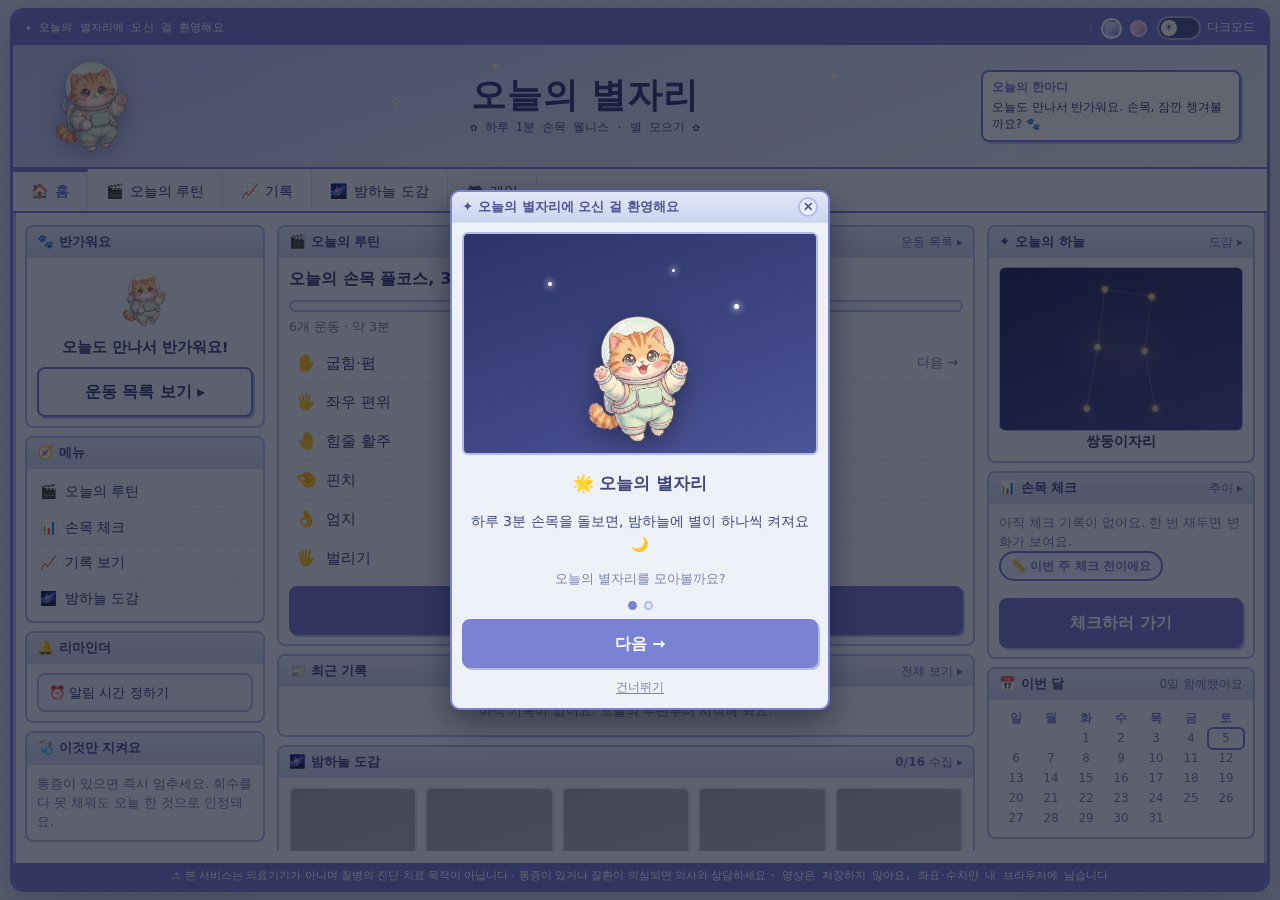
<file: index.html>
<!DOCTYPE html>
<html lang="ko">
<head>
<meta charset="UTF-8" />
<meta name="viewport" content="width=device-width, initial-scale=1.0" />
<title>오늘의 별자리 — 데일리 손목 웰니스</title>
<meta name="description" content="운동을 하나 끝낼 때마다 별이 켜지고, 여섯 개를 다 하면 별자리가 완성됩니다. 웹캠 손목 체크와 밤하늘 도감을 하나로 묶은 데일리 손목 웰니스 웹앱 — 설치·회원가입 없이 브라우저에서 바로." />
<meta name="color-scheme" content="light dark" />

<!-- 브라우저 UI 색 — 기본 팔레트(sky)의 --win. 다크는 시스템을 따르므로(js/theme.js)
     두 벌 다 적는다. 하나만 적으면 다크 사용자에게 흰 띠가 남는다. -->
<meta name="theme-color" content="#eef4fb" media="(prefers-color-scheme: light)" />
<meta name="theme-color" content="#191e3b" media="(prefers-color-scheme: dark)" />

<!-- 아이콘 — svg가 우선(작은 크기에서 또렷), ico는 옛 브라우저와 브라우저가 묻지도 않고
     때리는 /favicon.ico 요청용. 그림이 고양이가 아니라 별인 건 16px에서 고양이가 뭉개져서다. -->
<link rel="icon" href="/favicon.svg" type="image/svg+xml" />
<link rel="icon" href="/favicon.ico" sizes="48x48" />
<link rel="apple-touch-icon" href="/apple-touch-icon.png" />
<link rel="manifest" href="/manifest.json" />

<!-- 공유 카드. ★og:image·og:url은 절대경로여야 한다 — 상대경로를 못 푸는 스크래퍼가 있다.
     그래서 배포 주소(https://b-woad-tau.vercel.app)가 이 파일과 manifest.json 두 곳에 박혀 있다.
     주소가 바뀌면 둘 다 고칠 것. -->
<meta property="og:type" content="website" />
<meta property="og:site_name" content="오늘의 별자리" />
<meta property="og:locale" content="ko_KR" />
<meta property="og:title" content="오늘의 별자리 — 데일리 손목 웰니스" />
<meta property="og:description" content="운동을 하나 끝낼 때마다 별이 켜지고, 여섯 개를 다 하면 별자리가 완성됩니다. 웹캠 손목 체크와 밤하늘 도감을 하나로 묶은 데일리 손목 웰니스 웹앱 — 설치·회원가입 없이 브라우저에서 바로." />
<meta property="og:url" content="https://b-woad-tau.vercel.app/" />
<meta property="og:image" content="https://b-woad-tau.vercel.app/assets/og.png" />
<meta property="og:image:type" content="image/png" />
<meta property="og:image:width" content="1200" />
<meta property="og:image:height" content="630" />
<meta property="og:image:alt" content="밤하늘에 이어진 별자리와 손 흔드는 우주비행사 고양이, 그리고 &quot;오늘의 별자리&quot; 글자" />
<meta name="twitter:card" content="summary_large_image" />

<!-- 홈 화면에 추가. apple-*는 iOS 전용이고 표준판(mobile-web-app-capable)은 크롬이 본다 —
     둘 다 없으면 한쪽에서 주소창이 남는다. ⚠ 알림은 여전히 탭이 열려 있을 때만 간다
     (setInterval, js/reminder.js) — Service Worker는 별도 과제다. -->
<meta name="mobile-web-app-capable" content="yes" />
<meta name="apple-mobile-web-app-capable" content="yes" />
<meta name="apple-mobile-web-app-title" content="오늘의 별자리" />
<meta name="apple-mobile-web-app-status-bar-style" content="default" />
<!-- app.css = 디자인 원본(미리보기) / legacy.css = 기능에 필요한 규칙만 -->
<link rel="stylesheet" href="css/legacy.css" />
<link rel="stylesheet" href="css/app.css" />
<!-- 색 테마·다크모드는 첫 페인트 전에 확정돼야 한다(깜빡임 방지) — defer 없이 즉시 실행 -->
<script src="js/theme.js"></script>
</head>
<body>
  <!-- 화면 낭독기 전용 안내 — 눈에는 안 보이고(sr-only) 평소엔 비어 있다.
       ★hidden으로 껐다 켜지 않는다: live 영역은 내용이 바뀌는 순간 화면에 있어야 읽힌다.
       무엇을 적을지는 js/a11y.js가 정한다(프레임마다 바뀌는 힌트는 여기 안 온다). -->
  <p id="srLive" class="sr-only" role="status" aria-live="polite" aria-atomic="true"></p>
  <p id="srAlert" class="sr-only" role="alert" aria-live="assertive" aria-atomic="true"></p>
  <div class="win">
    <!-- ─── ① 상태 띠 ───
         스트릭·도감 진척 같은 "메타"와 테마 컨트롤만 둔다. 기능은 아래 탭이 맡는다. -->
    <div class="win-top">
      <span class="mono">✦ 오늘의 별자리에 오신 걸 환영해요</span>
      <span class="right">
        <span class="sep">|</span>
        <!-- 색 테마 — 점 두 개. 저장·전환은 js/theme.js -->
        <span class="pal" role="group" aria-label="색 테마">
          <button type="button" class="sw-sky" data-palette="sky" aria-pressed="false" title="하늘">
            <span class="sr-only">하늘 테마</span>
          </button>
          <button type="button" class="sw-lavender" data-palette="lavender" aria-pressed="false" title="라벤더">
            <span class="sr-only">라벤더 테마</span>
          </button>
        </span>
        <button type="button" class="theme-toggle" id="themeToggle" role="switch" aria-checked="false">
          <span class="tt-track"><span class="tt-knob" aria-hidden="true">☀</span></span>
          <span>다크모드</span>
        </button>
      </span>
    </div>

    <!-- ─── ② 배너 ───
         왼쪽 마스코트 / 가운데 워드마크 / 오른쪽 오늘의 한마디.
         마스코트는 여기 하나뿐이다 — main.js가 상태별로 src를 바꾸고(renderHome),
         루틴 완주 시 .is-stargaze가 붙어 밤하늘을 올려다본다(celebrateSky). -->
    <header class="banner">
      <div class="mascot-wrap" id="mascotWrap">
        <img class="mascot banner-cat" id="mascotImg" src="assets/cat-idle.png" data-mood="idle" alt="" aria-hidden="true">
      </div>
      <div class="banner-mark">
        <h1>
          <button type="button" class="wordmark" data-nav="home">오늘의 별자리</button>
        </h1>
        <p class="mono">✿ 하루 1분 손목 웰니스 · 별 모으기 ✿</p>
      </div>
      <!-- 오늘의 한마디 — 적응형 상태를 긍정으로 번역한 한 줄(routine.js dailyStarMessage) -->
      <div class="banner-note">
        <b>오늘의 한마디</b>
        <span id="mascotSpeech">오늘도 만나서 반가워요! 🐾</span>
      </div>
      <!-- 배너 잔별 — 워드마크 뒤에 흩뿌려 서로 다른 박자로 반짝인다.
           자리·크기·박자는 전부 CSS(.banner .d1~.d5)가 쥔다. 장식이라 화면 낭독기는
           지나가야 하고(aria-hidden), reduced-motion에서는 애니메이션만 꺼진다. -->
      <span class="deco d1" aria-hidden="true">✦</span><span class="deco d2" aria-hidden="true">✧</span>
      <span class="deco d3" aria-hidden="true">·</span><span class="deco d4" aria-hidden="true">✦</span><span class="deco d5" aria-hidden="true">✧</span>
    </header>

    <!-- ─── ③ 탭 내비 ───
         [data-nav]이라 ui.js 라우터를 그대로 탄다(History 한 칸 쌓기 포함).
         현재 탭 표시는 main.js의 onScreenChange가 .on을 옮겨 준다.

         ★손목 체크는 여기 없다(6칸 → 5칸). 이유가 둘이다:
           ① 체크는 measureEveryDays:7 — 주 1회짜리가 매일 쓰는 것들과 같은 급으로 서 있었다.
           ② 360px에서 6칸이면 60px씩 정확히 화면을 채워 **칸 사이 여백이 0**이었다.
              빗나간 탭이 아무 일도 안 하는 게 아니라 다른 화면으로 데려간다.
         대신 홈의 .home-quick 줄이 폰의 진입로다 — 조건 없이 늘 보인다(아래 주석 참고).
         데스크톱은 우측 '손목 체크' 카드의 [체크하러 가기]가 그대로 있다. -->
    <nav class="tabs" aria-label="주요 기능">
      <button type="button" data-nav="home" aria-label="홈"><span class="tab-ico" aria-hidden="true">🏠</span><span class="tab-label">홈</span><span class="tab-short" aria-hidden="true">홈</span></button>
      <button type="button" data-nav="guide" aria-label="오늘의 루틴"><span class="tab-ico" aria-hidden="true">🎬</span><span class="tab-label">오늘의 루틴</span><span class="tab-short" aria-hidden="true">루틴</span></button>
      <button type="button" data-nav="records" aria-label="기록"><span class="tab-ico" aria-hidden="true">📈</span><span class="tab-label">기록</span><span class="tab-short" aria-hidden="true">기록</span></button>
      <button type="button" data-nav="sky" aria-label="밤하늘 도감"><span class="tab-ico" aria-hidden="true">🌌</span><span class="tab-label">밤하늘 도감</span><span class="tab-short" aria-hidden="true">도감</span></button>
      <button type="button" data-nav="game" aria-label="게임"><span class="tab-ico" aria-hidden="true">🎮</span><span class="tab-label">게임</span><span class="tab-short" aria-hidden="true">게임</span></button>
    </nav>

    <!-- ─── 화면 컨테이너 ─── -->
    <main id="screens" class="stage">

      <!-- ─── 홈 — 3단 포털 ───
           좌=길잡이 / 가운데=오늘 할 일 / 우=상태 위젯.
           박스는 전부 제목바를 가진 같은 단위(.box)다. 위계는 "가운데가 크다"로만 준다.
           내용은 전부 실제 저장 데이터에서 온다(main.js renderHome* 계열). -->
      <section id="screen-home" class="screen is-active" data-screen="home">
        <div class="cols home">

          <!-- ── 좌: 길잡이 ── -->
          <aside class="col">
            <section class="box" id="homeHello">
              <h2 class="box-head">🐾 반가워요</h2>
              <div class="box-body welcome-box">
                <img class="welcome-cat-sm" src="assets/cat-idle.png" alt="" aria-hidden="true">
                <p class="hi" id="homeGreet">오늘도 만나서 반가워요!</p>
                <div id="streak" class="streak" hidden>🔥 <b id="streakDays">0</b>일 연속</div>
                <button type="button" class="btn ghost" data-nav="guide">운동 목록 보기 ▸</button>
              </div>
            </section>

            <section class="box" id="homeMenu">
              <h2 class="box-head">🧭 메뉴</h2>
              <div class="box-body" style="padding:5px 8px;">
                <ul class="menu">
                  <li><button type="button" data-nav="guide">🎬 <span>오늘의 루틴</span></button></li>
                  <li><button type="button" data-nav="measure">📊 <span>손목 체크</span></button></li>
                  <li><button type="button" data-nav="records">📈 <span>기록 보기</span></button></li>
                  <li><button type="button" data-nav="sky">🌌 <span>밤하늘 도감</span></button></li>
                </ul>
              </div>
            </section>

            <!-- 오늘의 포커스 — 적응형이 고른 방향을 "부족"이 아니라 "오늘 여기"로 노출한다.
                 고를 방향이 없는 날엔 통째로 숨는다(보이는_돌봄 §2③). -->
            <section class="box" id="homeFocusBox" hidden>
              <h2 class="box-head">🎯 오늘의 포커스</h2>
              <div class="box-body">
                <p class="focus-name" id="homeFocusName"></p>
                <p class="focus-sub">오늘은 여기에 살짝 더 마음 써봐요. 천천히 함께 해요.</p>
              </div>
            </section>

            <section class="box">
              <h2 class="box-head">🔔 리마인더</h2>
              <div class="box-body">
                <!-- 평소엔 접힌 한 줄. 탭하면 아래 패널이 펼쳐진다.
                     미설정=시간 정하기 / 설정됨=요약 칩(변경) — 문구는 main.js renderRemindEntry가 채운다. -->
                <button class="remind-entry-chip" id="remindEntry" aria-controls="remindPanel" aria-expanded="false" hidden>⏰ 알림 시간 정하기</button>

                <!-- 리마인더 온보딩/설정 — 탭이 켜져 있을 때만 동작 (reminder.js 상단 주석 참고) -->
                <div id="remindPanel" class="remind-panel" hidden>
                  <p class="remind-q" id="remindTitle">하루 중 언제 손목을 챙기고 싶어요?</p>
                  <p class="remind-sub">상황에 맞게 1~2개 골라주세요 (최대 3개)</p>
                  <div class="remind-presets" id="remindPresets"></div>
                  <div class="remind-custom">
                    <label for="remindCustom">직접 입력</label>
                    <input type="time" id="remindCustom" />
                    <button class="btn btn-back" id="remindAdd">추가</button>
                  </div>
                  <div class="remind-selected" id="remindSelected"></div>
                  <p class="remind-note" id="remindNote" hidden>
                    브라우저 알림 권한이 꺼져 있어 알림이 가지 않아요. (주소창 자물쇠 → 알림에서 켤 수 있어요)</p>
                  <!-- 구조적 한계를 결정 직전에 밝힌다. setInterval 기반이라 탭이 닫히면
                       알림이 안 간다(reminder.js 상단 주석). 이걸 안 적으면 사용자는
                       21:00을 고르고 권한까지 준 뒤 아무 일도 안 일어나는 것을 겪는다. -->
                  <p class="remind-limit">
                    ⓘ 알림은 <b>이 탭이 열려 있을 때만</b> 가요. 브라우저를 닫으면 가지 않아요.
                  </p>
                  <div class="remind-btns">
                    <button class="btn btn-line" id="remindSave">알림 받기 🔔</button>
                    <button class="btn btn-back" id="remindOff" hidden>알림 끄기</button>
                    <button class="btn btn-back" id="remindSkip">건너뛰기</button>
                  </div>
                </div>
              </div>
            </section>

            <section class="box">
              <h2 class="box-head">🩺 이것만 지켜요</h2>
              <div class="box-body">
                <p class="soft">통증이 있으면 즉시 멈추세요. 회수를 다 못 채워도 오늘 한 것으로 인정돼요.</p>
              </div>
            </section>
          </aside>

          <!-- ── 가운데: 오늘 할 일 ── -->
          <main class="col">
            <!-- 오늘의 루틴 — 홈의 주인공.
                 ⚠ 카드 머리(운동 목록)와 시작하기는 형제로 둔다. 시작하기를 [data-nav] 안에
                   넣으면 ui.js의 위임 라우터가 조상을 타고 올라가 화면 전환이 두 번 일어난다. -->
            <section class="box">
              <h2 class="box-head">🎬 오늘의 루틴 <span class="more" data-nav="guide">운동 목록 ▸</span></h2>
              <div class="box-body">
                <p class="home-hero-title" id="todayRoutine">1분, 손목 굽힘·폄부터 시작해요</p>
                <div class="bar"><i id="homeBar"></i></div>
                <div class="bar-label"><span id="rpText"></span><span id="rpStars"></span></div>
                <ul class="rt" id="homeRoutineList"></ul>
                <button class="btn btn-primary btn-hero" id="routineStart">시작하기 🚀</button>
              </div>
            </section>

            <section class="box">
              <h2 class="box-head">📰 최근 기록 <span class="more" data-nav="records">전체 보기 ▸</span></h2>
              <div class="box-body" style="padding:0;">
                <table id="homeHistory"></table>
                <p class="empty" id="homeHistoryEmpty" hidden>아직 기록이 없어요. 오늘의 루틴부터 시작해 봐요.</p>
              </div>
            </section>

            <section class="box">
              <h2 class="box-head">🌌 밤하늘 도감
                <span class="more" data-nav="sky"><b id="skyDexCount">0/16</b> 수집 ▸</span></h2>
              <div class="box-body">
                <div class="gal" id="homeDex"></div>
              </div>
            </section>
          </main>

          <!-- ── 우: 상태 위젯 ── -->
          <aside class="col">
            <section class="box">
              <h2 class="box-head">✦ 오늘의 하늘 <span class="more" data-nav="sky">도감 ▸</span></h2>
              <div class="box-body">
                <!-- 오늘의 별자리 — 운동을 완료할수록 별이 그리는 순서대로 켜진다
                     (렌더·점등은 sky.js / main.js renderHome). 판은 라이트 테마에서도
                     어둡다 — 별은 어두운 하늘에서만 별로 보인다. -->
                <div class="sky-panel">
                  <div class="sky-stage-wrap">
                    <div id="skyStage" class="sky-stage" role="img" aria-label="오늘의 별자리"></div>
                    <!-- 완성 순간 1회 축하 (main.js celebrateSky). 평소엔 hidden. -->
                    <p id="skyCelebrate" class="sky-celebrate" hidden>오늘의 별자리 완성! ✨<b></b></p>
                  </div>
                </div>
                <p class="sky-label"><b id="skyName">밤하늘</b></p>
              </div>
            </section>

            <section class="box">
              <h2 class="box-head">📊 손목 체크 <span class="more" data-nav="records">추이 ▸</span></h2>
              <div class="box-body">
                <div id="homeTrend" class="trend" hidden></div>
                <div id="homeMetrics"></div>
                <p class="section-chip" id="measureChip"></p>
                <button type="button" class="btn" data-nav="measure">체크하러 가기</button>
              </div>
            </section>

            <section class="box">
              <h2 class="box-head">📅 이번 달 <span class="more" id="homeCalCount"></span></h2>
              <div class="box-body">
                <div class="cal" id="homeCal"></div>
              </div>
            </section>

          </aside>
        </div>
        <!-- ─── 폰 홈의 안내 두 줄 ───
             넓은 화면에서는 숨는다(같은 내용이 이미 카드로 있다 — 게임은 상단 탭,
             체크는 우측 '손목 체크' 카드). 폰에서만 살아난다.
             ★체크 줄은 조건 없이 늘 보인다. 하단 탭에서 체크 칸을 뺐으므로 이 줄이
               폰의 유일한 진입로이고, 숨기면 주 1회 기능에 아예 못 간다.
               문구만 상태에 따라 바뀐다(main.js renderHomeQuick). -->
        <div class="home-quick">
          <button type="button" class="quick" data-nav="game">
            <span id="homeQuickGame">🎮 오늘은 게임으로 해도 돼요</span>
            <span class="arw" aria-hidden="true">›</span>
          </button>
          <button type="button" class="quick" data-nav="measure">
            <span id="homeQuickCheck">📊 이번 주 손목 체크 전이에요</span>
            <span class="arw" aria-hidden="true">›</span>
          </button>
        </div>

        <!-- 폰 무스크롤 홈에서만 보이는 손잡이. 마스코트·별자리·시작하기 셋만 첫 화면에
             두고 나머지 카드(리마인더·안전 안내·기록 요약 등)는 접는데, 접은 것을 열 길이
             없으면 폰에서 알림 설정 같은 기능에 아예 못 간다. 열면 그때만 스크롤된다. -->
        <button type="button" class="home-more" id="homeMore" aria-expanded="false">
          아래로 더 보기 ▾
        </button>
      </section>

      <!-- 가이드 -->
      <section id="screen-guide" class="screen" data-screen="guide">
        <div class="screen-head">
          <!-- [data-back] = history.back() (ui.js). 직전 화면으로 — 늘 홈이 아니다. -->
          <button class="btn btn-back" id="guideBack" data-back>← 뒤로</button>
          <h2 class="screen-title">🎬 오늘의 루틴</h2>
        </div>

        <div class="cols split">
        <div class="col">
        <!-- 가이드 목록 -->
        <section class="box" id="guideListBox">
          <h2 class="box-head">🎬 오늘의 루틴 <span class="more">누르면 시범이 재생돼요</span></h2>
          <div class="box-body" style="padding:0;">
            <div id="guideList" class="guide-list"></div>
          </div>
        </section>

        <!-- 플레이어 -->
        <section class="box" id="guidePlayer" hidden>
          <!-- 재생기도 다른 판과 같은 박스다 — 운동 이름·진행이 제목바에 올라간다 -->
          <h2 class="box-head">
            <span id="gpName" class="gp-name">운동</span>
            <!-- 오늘의 포커스 — 루틴 모드에서 focus 방향 운동에만 (약함이 아니라 "여기 신경 써봐요") -->
            <span id="gpFocus" class="gp-focus" hidden>🎯 오늘의 포커스</span>
            <span id="gpStep" class="more">1/3</span>
          </h2>
          <div class="box-body">

            <div class="gp-stage" id="gpStage">
              <canvas id="guideCanvas" class="guide-canvas" width="340" height="272"></canvas>
              <!-- 시범 손 애니(굽힘·폄·편위) — 스켈레톤 손 대신 얹히는 APNG.
                   위치·크기는 handSprite.js가 손목=호 중심에 맞춰 계산한다.
                   장식용이라 alt는 비움(동작 설명은 아래 안내 문구가 담당). -->
              <img id="gpAnim" class="gp-anim" alt="" hidden>
              <div class="gp-pip" id="gpPip">
                <video id="guideVideo" class="cam-video" playsinline muted></video>
                <canvas id="gpLm" class="gp-lm"></canvas>
                <span id="gpCam" class="gp-cam"><span id="gpCamIco" class="gp-cam-ico"></span><span id="gpCamTxt" class="gp-cam-txt"></span></span>
              </div>
            </div>

            <!-- 카메라 켜기 전/여는 중 안심 안내 (스트리밍 시작되면 JS가 숨김) -->
            <p class="priv-note" id="gpPriv" hidden>🔒 분석은 이 기기 안에서만 이루어지며, 영상은 저장되거나 외부로 전송되지 않습니다.</p>

            <p id="gpText" class="gp-text">준비 중…</p>

            <!-- 회수: 큰 숫자 + 진행 점(보조) -->
            <div id="gpCount" class="gp-count" hidden><b id="gpCountNum" class="gp-count-num">0/5</b><span class="gp-count-unit">회</span></div>
            <div id="gpDots" class="gp-dots"></div>
            <p id="gpHint" class="gp-hint"></p>
            <!-- 유지 진행 바 — timed 라운드와 핀치·악력 유지가 같이 쓴다. 측정 화면의
                 .m-prog와 같은 시각 어휘(새 모양을 만들지 않는다). -->
            <div id="gpProg" class="gp-prog" hidden><div id="gpProgBar" class="gp-prog-bar"></div></div>

            <div id="gpIdle" class="gp-idle" hidden>
              <span>인식이 잘 안되나요?</span>
              <div class="gp-idle-btns">
                <button class="btn btn-back" id="gpRetry">계속 시도</button>
                <button class="btn btn-back" id="gpProceed">손동작 없이 진행</button>
              </div>
            </div>

            <!-- 재생 중 조작. "이전 운동"·"다음 운동"은 오늘의 루틴 순서에서 한 칸 앞·뒤 — 첫/마지막
                 운동이거나 코스 밖 운동이면 main.js가 숨긴다(운동 전환일 뿐 history는 안 쌓는다).
                 [건너뛰기]는 없앴다(2026-09-11). 운동 안의 단계를 하나씩 넘기는 버튼이라 눌러도 운동이
                 안 넘어가는 것처럼 보였고, 세 번 누르면 안 한 운동이 완료로 쳐졌다. 넘기기는 [다음 운동],
                 인식이 안 될 때는 멈춤 안내의 [손동작 없이 진행]이 맡는다. -->
            <div class="gp-btns">
              <button class="btn btn-back" id="gpPrev" hidden>← 이전 운동</button>
              <button class="btn btn-back" id="gpQuit">그만두기</button>
              <button class="btn btn-back" id="gpNextEx" hidden>다음 운동 →</button>
            </div>

            <!-- 통증 안내 — 상시 유지하되 차분한 회색 작은 글씨로 하단에 -->
            <p class="gp-safe">통증이 느껴지면 무리하지 말고 편하게 멈춰요</p>

            <!-- 컨디션 기록 — 탭 1번, 10초 데이터 (통증 언어 금지: 컨디션·피로 표현만) -->
            <div id="gpCondition" class="gp-condition" hidden>
              <p class="gp-cond-q">지금 손목 어때요?</p>
              <div class="gp-cond-btns">
                <button class="gp-cond-btn" data-cond="good">😊<span>좋아요</span></button>
                <button class="gp-cond-btn" data-cond="soso">😐<span>보통이에요</span></button>
                <button class="gp-cond-btn" data-cond="stiff">😣<span>뻐근해요</span></button>
              </div>
              <button class="btn btn-back" id="gpCondSkip">건너뛰기</button>
            </div>

            <div id="gpDone" class="gp-done" hidden>
              <p class="gp-done-emoji" id="gpDoneEmoji">🌟</p>
              <p class="gp-done-text" id="gpDoneText">잘하셨어요! 오늘도 손목을 돌봤어요.</p>
              <!-- 격려 한 줄 (스트릭/따뜻한 톤) — 숫자 리포트는 체크 결과의 몫 -->
              <p class="gp-done-sub" id="gpDoneSub" hidden></p>
              <p class="gp-rest" id="gpRest" hidden>오늘은 무리하지 않아도 괜찮아요. 뻐근함이 계속되면 충분히 쉬어주세요.</p>
              <div id="gpRoutineProg" class="gp-routine-prog" hidden></div>
              <button class="btn" id="gpNext" hidden>다음 운동 →</button>
              <!-- 루틴 연속 재생의 자동 넘김을 멈춘다 — 그 뒤엔 [다음]을 눌러야 넘어간다 -->
              <button class="btn btn-back" id="gpHold" hidden>잠깐 쉴게요</button>
              <button class="btn" id="gpMeasureGo" data-nav="measure" hidden>📏 손목 상태도 기록해 볼까요?</button>
              <div class="gp-done-btns">
                <button class="btn btn-back" id="gpToList">다른 운동 보기</button>
                <button class="btn btn-back" data-nav="home">홈으로</button>
              </div>
            </div>
          </div>
        </section>
        </div>

        <div class="col">
          <section class="box">
            <h2 class="box-head">🩺 이것만 지켜요</h2>
            <div class="box-body">
              <p class="soft">통증이 있으면 즉시 멈추세요. 회수를 다 못 채워도 오늘 한 것으로 인정돼요.</p>
            </div>
          </section>
          <!-- 인식 도움말 — 카메라를 쓰는 운동에서만 뜬다(main.js). 전완 스트레칭처럼
                 인식을 아예 안 쓰는 운동에서 이게 떠 있으면 없는 문제를 걱정시킨다. -->
            <section class="box" id="guideRecogHelp">
            <h2 class="box-head">💡 인식이 잘 안 돼요</h2>
            <div class="box-body">
              <p>① 손이 화면 안에 다 들어오게 놓아주세요</p>
              <p>② 밝기가 너무 어두우면 인식이 어려워요</p>
              <p class="soft">박자는 안 맞춰도 괜찮아요 — 천천히 하면 됩니다.</p>
            </div>
          </section>
        </div>
        </div>
      </section>

      <!-- 측정 -->
      <section id="screen-measure" class="screen" data-screen="measure">
        <div class="screen-head">
          <button class="btn btn-back" data-back>← 뒤로</button>
          <h2 class="screen-title">📏 손목 체크</h2>
        </div>

        <div class="cols split">
        <div class="col">
        <section class="box">
          <h2 class="box-head">📊 손목 체크 <span class="more" id="mHandChipHead"></span></h2>
          <div class="box-body">
          <div class="cam-wrap">
            <video id="camVideo" class="cam-video" playsinline muted></video>
            <!-- 카메라를 켜기 전 이 자리는 그냥 검은 판이었다. 무슨 화면인지 알려주는
                 자리로 쓴다 — 켜지면 setMeasurePhase/startMeasure가 감춘다. -->
            <div id="camIdle" class="cam-idle">
              <img class="cam-idle-img" src="assets/guide-flexext-static.png" alt="" aria-hidden="true">
              <p class="cam-idle-title">여기에 손목이 비쳐요</p>
              <p class="cam-idle-text">팔꿈치를 책상에 대고 <b>옆모습</b>이 보이게 두세요.<br>
                오른쪽 <b>체크 시작하기</b>를 누르면 카메라가 켜집니다.</p>
            </div>
            <span id="camBadge" class="cam-badge">카메라 꺼짐</span>
            <!-- 측정 중 손 표시 + 탭하면 왼손↔오른손 전환 -->
            <button id="mHandChip" class="m-hand-chip" hidden>🫱 오른손 체크 중 · 바꾸기</button>
            <!-- 라이브 각도 오버레이 -->
            <div id="mLive" class="m-live" hidden>
              <span id="mLiveVal" class="m-live-val">0°</span>
              <span id="mLiveCap" class="m-live-cap">현재 손목 각도</span>
            </div>
            <!-- 중립/유지 진행 바 -->
            <div id="mProg" class="m-prog" hidden><div id="mProgBar" class="m-prog-bar"></div></div>
          </div>

          <div class="m-guide-row">
            <p id="mGuide" class="m-guide">손목을 옆에서 보이게 하고, 체크를 시작하세요.</p>
            <!-- 상시 자세 안내 재생 — 누르면 방법 팝업(measureIntroModal)을 다시 연다 -->
            <button type="button" id="measureHowChip" class="m-how-chip">이렇게 재요 <span class="m-how-q" aria-hidden="true">?</span></button>
          </div>

          <!-- 진행 중 그만두기 — 측정 단계만 idle로 되돌린다(화면은 measure에 머물고 History는
               안 건드린다). 홈으로 나가는 건 좌상단 뒤로 버튼의 몫.
               ⚠ mActions 안에 두지 말 것 — 그쪽은 캡처 단계에만 보이는데 이 버튼은
               중립 단계에도 보여야 한다. 카메라 위에 겹치지 않게 안내 문구 아래 별도 줄. -->
          <!-- 측정 중 캡처 칩 2개 — 단계에 따라 라벨이 바뀐다(옆모습: 굽힘·폄 / 정면: 엄지쪽·새끼쪽).
               미리보기처럼 카메라와 같은 판 안에 둔다 — 보는 것과 읽는 것이 한 자리다. -->
          <div id="mCapture" class="m-caps" hidden>
            <div id="capFlex" class="m-cap"><span id="capFlexK" class="m-cap-k">굽힘</span><b id="capFlexV" class="m-cap-v">–</b></div>
            <div id="capExt" class="m-cap"><span id="capExtK" class="m-cap-k">폄</span><b id="capExtV" class="m-cap-v">–</b></div>
          </div>
          <p id="mComp" class="m-comp" hidden>⚠ 팔은 그대로, 손목만 움직여요</p>

          <div id="mActions" class="m-actions" hidden>
            <button class="btn btn-back" id="mReneutral">중립 다시</button>
            <button class="btn" id="mFinish">체크 완료</button>
          </div>

          <button class="btn ghost" id="mCancel" hidden>그만두기</button>
          </div>
        </section>
        </div>

        <div class="col">
          <!-- idle: 체크할 손 선택 + 시작 -->
          <section class="box" id="mIdle">
            <h2 class="box-head">✋ 어느 손을 재나요</h2>
            <div class="box-body">
            <div id="mHandSel" class="hand" role="group" aria-label="체크할 손 선택">
              <button class="m-hand-btn" data-hand="left">🫲 왼손</button>
              <button class="m-hand-btn" data-hand="right">🫱 오른손</button>
            </div>
            <!-- 카메라 켜기 전 안심 안내 (권한 거부 방지) -->
            <p class="priv-note">🔒 분석은 이 기기 안에서만 이루어지며, 영상은 저장되거나 외부로 전송되지 않습니다.</p>
            <button class="btn" id="mStart">체크 시작하기</button>
            </div>
          </section>

          <!-- 결과 -->
          <section class="box" id="mResult" hidden>
            <h2 class="box-head">🎯 오늘의 손목 가동범위</h2>
            <div class="box-body">
            <div class="metric"><span>굽힘</span><b id="rFlex">–</b></div>
            <div class="metric"><span>폄</span><b id="rExt">–</b></div>
            <!-- 기능 기준 진척(일상생활 참고) — 부족 표현·정상인 대비 % 금지 -->
            <p id="rFunc" class="m-func"></p>
            <p id="rDelta" class="m-delta"></p>

            <!-- 좌우 편위 — 편위를 잰 체크에서만 노출. 헤드라인은 요측+척측 '합'의 기능
                 진척률(개별 방향 라벨이 아직 잠정이라 합이 안전), 개별 각도는 보조. -->
            <div id="rDevBlock" class="m-dev" hidden>
              <p id="rDevFunc" class="m-func m-func--sub"></p>
              <div id="rDevGrid">
                <div class="metric"><span id="rDevAK">엄지쪽</span><b id="rDevA">–</b></div>
                <div class="metric"><span id="rDevBK">새끼쪽</span><b id="rDevB">–</b></div>
              </div>
              <p id="rDevDelta" class="m-delta"></p>
            </div>

            <!-- 선물 프레이밍 — 개선한 체크에만 뜨는 금빛 한 줄 + 별 하나(하락은 노출 안 함) -->
            <p id="rGift" class="m-gift" hidden></p>

            <!-- 서사 한 줄 — 이번 주 루틴 완료 일수 (0회면 숨김) -->
            <p id="rNarr" class="m-narr" hidden></p>
            <p class="m-next">🗓 다음 체크는 다음 주쯤이 좋아요</p>
            <div class="row-btn">
              <button class="btn ghost" id="mAgain">다시 체크</button>
              <button class="btn" data-nav="records">기록 보기</button>
            </div>
            </div>
          </section>

          <section class="box">
            <h2 class="box-head">📐 이렇게 재요</h2>
            <div class="box-body">
              <p>① 팔꿈치를 책상에 대고 옆모습이 보이게 두세요</p>
              <p>② 손목만 천천히 굽혔다 폈다 해요</p>
              <p class="soft">본 수치는 웹캠 기반 자가 참고값입니다. 질병의 진단·판정 목적이 아닙니다.</p>
            </div>
          </section>
        </div>
        </div>
      </section>

      <!-- 게임 — 미니게임 (설계: docs/미니게임_별따기_설계.md)
           게임은 대응 운동의 두 번째 얼굴이다. 완주하면 그 운동을 한 것으로
           기록되고(markRoutineDone), 별자리 점등은 홈에서 기존 경로로 이뤄진다.
           제목·안내 문구는 어느 게임이냐에 따라 js/games/session.js가 채운다(레지스트리).
           아래 마크업의 문구는 모듈이 오기 전 첫 페인트용이라 **특정 게임을 지목하지
           않는다** — 게임이 셋이 되면서, 기본값을 별 따기로 두면 오늘 띄울 게임이
           다른 날 엉뚱한 이름이 한 프레임 보였다가 바뀐다. -->
      <section id="screen-game" class="screen" data-screen="game">
        <div class="screen-head">
          <button class="btn btn-back" data-back>← 뒤로</button>
          <h2 class="screen-title">🎮 미니게임</h2>
        </div>

        <div class="cols split">
          <div class="col">
            <section class="box">
              <h2 class="box-head"><span id="gmTitle">🎮 오늘의 게임</span> <span class="more" id="gmSlot"></span></h2>
              <div class="box-body">
                <div class="gm-stage">
                  <canvas id="gmCanvas" class="gm-canvas"></canvas>
                  <!-- 시작 전 자리 안내 — 검은 판만 남지 않게 (measure의 cam-idle과 같은 뜻) -->
                  <div id="gmIdle" class="gm-idle">
                    <p class="gm-idle-emoji" id="gmIdleEmoji">🎮</p>
                    <p class="gm-idle-title" id="gmIdleTitle">게임을 불러오는 중이에요</p>
                    <p class="gm-idle-text" id="gmIdleText">잠시만 기다려 주세요.</p>
                  </div>
                  <div class="gp-pip" id="gmPip" hidden>
                    <video id="gmVideo" class="cam-video" playsinline muted></video>
                    <span id="gmCam" class="gp-cam"><span id="gmCamIco" class="gp-cam-ico"></span><span id="gmCamTxt" class="gp-cam-txt"></span></span>
                  </div>
                </div>
                <p class="priv-note" id="gmPriv" hidden>🔒 분석은 이 기기 안에서만 이루어지며, 영상은 저장되거나 외부로 전송되지 않습니다.</p>
                <p id="gmHint" class="gm-hint"></p>
              </div>
            </section>
          </div>

          <div class="col">
            <section class="box">
              <h2 class="box-head" id="gmExName">🎮 오늘의 게임</h2>
              <div class="box-body">
                <p id="gmLead" class="gm-lead">엄지와 검지로 별을 집어 보세요.</p>
                <p id="gmCount" class="gm-count"><span id="gmCountNum">0</span> <span class="gm-count-of">/ 0</span></p>
                <div class="gm-btns">
                  <button type="button" class="btn btn-primary" id="gmStart">시작하기</button>
                  <button type="button" class="btn" id="gmQuit" hidden>그만하기</button>
                </div>
                <!-- 다른 게임 — 기본 경로는 위의 하나로 끝난다(고민하게 만들지 않는다).
                     이 줄은 "셋이 있다"는 사실만 조용히 알린다. 채우는 건 games/session.js. -->
                <div id="gmOthers" class="gm-others" role="group" aria-label="다른 게임" hidden></div>
                <p class="gm-note">아프면 바로 멈추세요. 손이 잘 안 잡혀도 괜찮아요 — 언제든 그만둘 수 있습니다.</p>
              </div>
            </section>
          </div>
        </div>
      </section>

      <!-- 기록 -->
      <section id="screen-records" class="screen" data-screen="records">
        <div class="screen-head">
          <button class="btn btn-back" data-back>← 뒤로</button>
          <h2 class="screen-title">📈 내 손목 기록</h2>
        </div>

        <!-- 미리보기와 같은 2단 — 왼쪽은 추이(긴 그림), 오른쪽은 기록 목록.
             칸 안의 단위는 미리보기의 박스(제목바 + 본문) 하나로 통일한다. -->
        <div class="cols split">
        <div class="col">

          <!-- ROM 추이 -->
          <section class="box">
            <h2 class="box-head">📈 손목 굽힘·폄 추이 <span class="more" id="recRange"></span></h2>
            <div class="box-body">
              <div id="recTrendWrap" class="rec-trend" hidden>
                <div class="metric"><span>최근</span><b id="recLatest">–</b></div>
                <div class="metric"><span>지난 대비</span><b id="recDelta">–</b></div>
                <div class="metric"><span>최고 기록</span><b id="recBest">–</b></div>
                <div class="rec-legend">
                  <span><i class="rec-dot rec-dot--flex"></i>굽힘</span>
                  <span><i class="rec-dot rec-dot--ext"></i>폄</span>
                </div>
                <canvas id="recCanvas" class="rec-canvas"></canvas>
                <p id="recTrendHint" class="rec-hint"></p>
              </div>

              <div id="recTrendEmpty" class="rec-empty" hidden>
                <p class="rec-empty-emoji">⭐</p>
                <p class="rec-empty-text">아직 체크 기록이 없어요.<br>손목 상태를 재고 변화를 지켜봐요.</p>
                <button class="btn" data-nav="measure">체크하러 가기</button>
              </div>
            </div>
          </section>

          <!-- 좌우 편위 추이 — 요측+척측 '합'만 그린다(개별 방향 라벨이 잠정이라 합이 안전).
               편위를 잰 체크가 하나도 없으면 박스째 감춘다(빈 판이 자리 차지 않게). -->
          <section class="box" id="recDevCard" hidden>
            <h2 class="box-head">↔️ 손목 좌우 편위 추이 <span class="more" id="recDevRange"></span></h2>
            <div class="box-body">
              <div class="metric"><span>최근 합</span><b id="recDevLatest">–</b></div>
              <div class="metric"><span>지난 대비</span><b id="recDevDelta">–</b></div>
              <div class="metric"><span>최고 기록</span><b id="recDevBest">–</b></div>
              <!-- 진척 헤드라인 — 결과 화면(.m-func)과 같은 긍정 프레이밍. 합 기준이라
                   요측/척측 부호와 무관(부호 확정 전에도 안전). 하락은 여기 안 나오고
                   '지난 대비' 값에만 숫자로(부정 문구 금지). -->
              <p id="recDevFunc" class="m-func"></p>
              <div class="rec-legend">
                <span><i class="rec-dot rec-dot--dev"></i>요측+척측 합</span>
              </div>
              <canvas id="recDevCanvas" class="rec-canvas"></canvas>
              <p id="recDevHint" class="rec-hint"></p>
            </div>
          </section>

        </div>
        <div class="col">

          <!-- 손목 체크 기록 — 지금까지 추이(그림)만 있고 개별 기록을 볼 자리가 없었다.
               이 목록이 있어야 (1) 자세 게이트를 못 맞춘 기록(view:'off')을 사용자가
               구별하고 (2) 잘못 잰 기록을 지울 수 있다. 둘 다 판정에 영향을 주는데
               화면에서는 손댈 수 없던 것들이다. -->
          <section class="box" id="recMeasBox">
            <h2 class="box-head">📏 손목 체크 기록 <span class="more" id="recMeasCount"></span></h2>
            <div class="box-body">
              <ul id="recMeas" class="rec-history"></ul>
              <p id="recMeasNote" class="rec-hint" hidden>
                ⚠ 표시가 붙은 기록은 자세가 끝까지 안 맞은 채 저장된 것이에요.
                수치는 그대로 두되, 추이·맞춤 판정에는 쓰이지 않아요.
              </p>
              <div id="recMeasEmpty" class="rec-empty" hidden>
                <p class="rec-empty-emoji">📏</p>
                <p class="rec-empty-text">아직 체크 기록이 없어요.<br>손목 상태를 재고 변화를 지켜봐요.</p>
                <button class="btn" data-nav="measure">체크하러 가기</button>
              </div>
            </div>
          </section>

          <!-- 데일리 루틴 기록 (N/6) -->
          <section class="box">
            <h2 class="box-head">🔥 데일리 루틴 <span class="more" id="recRoutineCount"></span></h2>
            <div class="box-body">
              <p id="recFreeze" class="rec-freeze" hidden>🧊 이번 주 프리즈 사용됨 — 하루 쉬었지만 스트릭이 이어졌어요</p>
              <div id="recWeek" class="rec-week" aria-label="최근 7일 손목 컨디션"></div>
              <ul id="recRoutine" class="rec-history"></ul>
              <div id="recRoutineEmpty" class="rec-empty" hidden>
                <p class="rec-empty-emoji">⭐</p>
                <p class="rec-empty-text">아직 루틴 기록이 없어요.<br>오늘의 풀코스를 시작해 봐요.</p>
              </div>
            </div>
          </section>

          <!-- 가이드 완료 히스토리 -->
          <section class="box">
            <h2 class="box-head">📋 운동 완료 기록 <span class="more" id="recGuideCount"></span></h2>
            <div class="box-body">
              <ul id="recHistory" class="rec-history"></ul>
              <div id="recHistoryEmpty" class="rec-empty" hidden>
                <p class="rec-empty-emoji">🎬</p>
                <p class="rec-empty-text">아직 완료한 운동이 없어요.<br>가이드를 따라 첫 운동을 해봐요.</p>
                <button class="btn" data-nav="guide">가이드 보러 가기</button>
              </div>
            </div>
          </section>

          <!-- 데이터 관리 — 기록은 이 브라우저 안에만 있다. 그 사실과 대비책을
               같은 자리에서 말한다(경고만 하고 방법이 없으면 불안만 남는다). -->
          <section class="box">
            <h2 class="box-head">💾 기록 보관</h2>
            <div class="box-body">
              <p class="rec-hint">
                기록은 이 브라우저 안에만 저장돼요. 브라우저 기록을 지우거나 다른 기기에서
                열면 남아 있지 않아요 — 가끔 파일로 내려받아 두면 안전해요.
              </p>
              <div class="data-btns">
                <button type="button" class="btn btn-line" id="dataExport">⬇ 파일로 내보내기</button>
                <button type="button" class="btn btn-line" id="dataImport">⬆ 파일에서 불러오기</button>
                <button type="button" class="btn btn-back" id="dataClear">기록 전체 삭제</button>
              </div>
              <input type="file" id="dataFile" accept="application/json,.json" hidden />
              <!-- 되돌릴 수 없는 동작이라 두 단계로 나눈다. 브라우저 confirm()을 쓰지
                   않는 이유: 앱 톤과 따로 놀고, 화면 밖 모달이라 흐름이 끊긴다. -->
              <div id="dataConfirm" class="data-confirm" hidden>
                <p>정말 전체 기록을 지울까요? <b>되돌릴 수 없어요.</b><br>
                   체크·운동·별자리·스트릭이 모두 사라져요. (테마 설정은 남아요)</p>
                <div class="data-btns">
                  <button type="button" class="btn btn-line" id="dataClearYes">네, 전부 지웁니다</button>
                  <button type="button" class="btn btn-back" id="dataClearNo">취소</button>
                </div>
              </div>
              <p id="dataMsg" class="rec-hint" role="status" hidden></p>
            </div>
          </section>

        </div>
        </div>
        <p class="m-disc">본 수치는 웹캠 기반 자가 참고값입니다. 질병의 진단·판정 목적이 아닙니다.</p>
      </section>

      <!-- 밤하늘 도감 — 완성한 별자리 수집 (렌더는 sky.js 재사용, main.js renderSkyDex)
           미리보기 구조 그대로 — 창을 덮는 full-bleed가 아니라 제목바를 가진 박스 한 판이다.
           칸에 박스가 하나뿐이라 .cols.wide 규칙이 남는 높이를 이 박스에 전부 준다. -->
      <section id="screen-sky" class="screen" data-screen="sky">
        <div class="screen-head">
          <button class="btn btn-back" data-back>← 뒤로</button>
          <h2 class="screen-title">🌌 밤하늘 도감</h2>
        </div>
        <div class="cols wide">
          <div class="col">
            <section class="box">
              <h2 class="box-head">🌌 밤하늘 도감
                <span class="more"><b id="skyDexProgress">0/16</b> 수집 · 별자리를 눌러보세요</span></h2>
              <div class="box-body sky-body">
                <div id="skyMap" class="sky-map" aria-label="완성한 별자리 밤하늘"></div>
              </div>
            </section>
          </div>
        </div>
      </section>

    </main>

    <!-- 도감 별자리 크게 보기 — 완성=일기 카드 / 미완성=잠김 안내 (뷰포트 오버레이) -->
    <div id="skyDexModal" class="sky-dex-modal" hidden>
      <div class="sky-dex-modal-card" role="dialog" aria-modal="true" aria-labelledby="skyDexModalName">
        <!-- 완성한 별자리: 확대 + 일기 -->
        <div id="skyDexModalDone">
          <div id="skyDexModalSky" class="sky-dex-modal-sky" role="img"></div>
          <p id="skyDexModalName" class="sky-dex-modal-name"></p>
          <p id="skyDexModalDesc" class="sky-dex-modal-desc"></p>
          <div class="sky-dex-diary">
            <div class="sky-dex-diary-row"><span>완성한 날</span><b id="skyDexModalDate">—</b></div>
            <div class="sky-dex-diary-row"><span>그날 운동</span><b id="skyDexModalRoutine">—</b></div>
            <div class="sky-dex-diary-row" id="skyDexModalCondRow" hidden><span>그날 컨디션</span><b id="skyDexModalCond">—</b></div>
          </div>
        </div>
        <!-- 미완성: 잠김 안내 -->
        <p id="skyDexModalLock" class="sky-dex-modal-lock" hidden>🔒 아직 만나지 못한 별자리예요</p>
        <button class="btn btn-back" id="skyDexModalClose">닫기</button>
      </div>
    </div>

    <!-- 측정 방법 안내 팝업 — 첫 측정 진입 시 1회 자동, 이후엔 "이렇게 재요 ?" 칩으로 상시 재생.
         두 자세 이미지는 가이드 손 애니(assets/guide-*.png)를 재활용한다.
         reduced-motion이면 JS가 정지 프레임(assets/guide-*-static.png)으로 교체한다. -->
    <div id="measureIntroModal" class="m-intro-modal" hidden>
      <div class="m-intro-card" role="dialog" aria-modal="true" aria-labelledby="measureIntroTitle">
        <button class="m-intro-x" id="measureIntroClose" type="button" aria-label="닫기">✕</button>
        <p class="m-intro-title" id="measureIntroTitle">📏 이렇게 재요</p>
        <div class="m-intro-poses">
          <figure class="m-intro-pose">
            <img id="measureIntroImgFlex" class="m-intro-img" alt="" src="assets/guide-flexext.png">
            <figcaption class="m-intro-cap"><b>손목 굽힘·폄</b>손을 옆으로 세워 손날(새끼손가락 쪽)이 카메라를 보게 하고, 손목을 위·아래로 천천히 최대까지 움직여요.</figcaption>
          </figure>
          <figure class="m-intro-pose">
            <img id="measureIntroImgDev" class="m-intro-img" alt="" src="assets/guide-deviation.png">
            <figcaption class="m-intro-cap"><b>손목 좌우 편위</b>손을 카메라 정면으로 향하게 하고, 좌우로 천천히 최대까지 기울여요.</figcaption>
          </figure>
        </div>
        <p class="m-intro-common">💡 팔꿈치가 화면에 보이게 편히 앉아요</p>
        <button class="btn" id="measureIntroStart" type="button">시작하기</button>
      </div>
    </div>

    <!-- 첫 실행 환영 오버레이 — 최초 진입 시 1회 자동, 스킵 가능. 감성 2장 캐러셀로
         "무슨 앱인지 + 별자리 훅"만 짧게 보여주고 홈으로. 마스코트·밤하늘은 홈 자산 재활용.
         reduced-motion은 전역 규칙(*{animation:none})이 애니메이션을 끈다. -->
    <!-- 첫 실행 안내 — 카드도 다른 판과 같은 규칙을 따른다(제목바 + 본문).
         JS(main.js wireWelcome)가 붙잡는 건 네 개의 id와 .welcome-slide / .welcome-dot의
         순서뿐이라, 겉모습은 자유롭게 바꿔도 된다. -->
    <div id="welcomeModal" class="welcome-modal" hidden>
      <div class="welcome-card" role="dialog" aria-modal="true" aria-labelledby="welcomeHead">
        <h2 class="box-head" id="welcomeHead">
          ✦ 오늘의 별자리에 오신 걸 환영해요
          <button class="welcome-x" id="welcomeClose" type="button" aria-label="건너뛰기">✕</button>
        </h2>

        <div class="box-body welcome-area">
          <!-- 카드1 — 감성 + 별자리 훅 -->
          <div class="welcome-slide" data-slide="0">
            <div class="welcome-visual">
              <span class="welcome-star welcome-star--a" aria-hidden="true"></span>
              <span class="welcome-star welcome-star--b" aria-hidden="true"></span>
              <span class="welcome-star welcome-star--c" aria-hidden="true"></span>
              <img class="welcome-cat" src="assets/cat-happy.png" alt="" aria-hidden="true">
            </div>
            <p class="welcome-title">🌟 오늘의 별자리</p>
            <p class="welcome-body">하루 3분 손목을 돌보면, 밤하늘에 별이 하나씩 켜져요 🌙</p>
            <p class="welcome-sub">오늘의 별자리를 모아볼까요?</p>
          </div>

          <!-- 카드2 — 가벼운 사용법 -->
          <div class="welcome-slide" data-slide="1" hidden>
            <div class="welcome-visual welcome-visual--soft">
              <span class="welcome-star welcome-star--a" aria-hidden="true"></span>
              <span class="welcome-star welcome-star--b" aria-hidden="true"></span>
              <img class="welcome-cat" src="assets/cat-idle.png" alt="" aria-hidden="true">
            </div>
            <p class="welcome-title">천천히, 매일 조금씩</p>
            <p class="welcome-body">매일 오늘의 루틴을 한 번, 가끔 손목 체크로 변화를 확인해요. 무리하지 말고 천천히 — 손목이 조금씩 편해질 거예요.</p>
          </div>

          <div class="welcome-foot">
            <div class="welcome-dots" aria-hidden="true">
              <i class="welcome-dot is-on"></i><i class="welcome-dot"></i>
            </div>
            <button class="btn" id="welcomeNext" type="button">다음 →</button>
            <button class="welcome-skip" id="welcomeSkip" type="button">건너뛰기</button>
          </div>
        </div>
      </div>
    </div>

    <!-- ─── 면책 (의료법) ─── -->
    <footer class="win-foot">
      ⚠ 본 서비스는 의료기기가 아니며 질병의 진단·치료 목적이 아닙니다 · 통증이 있거나 질환이 의심되면 의사와 상담하세요
      <span class="mono">· 영상은 저장하지 않아요, 좌표·수치만 내 브라우저에 남습니다</span>
    </footer>
  </div>

  <script type="module" src="js/main.js"></script>
</body>
</html>
</file>
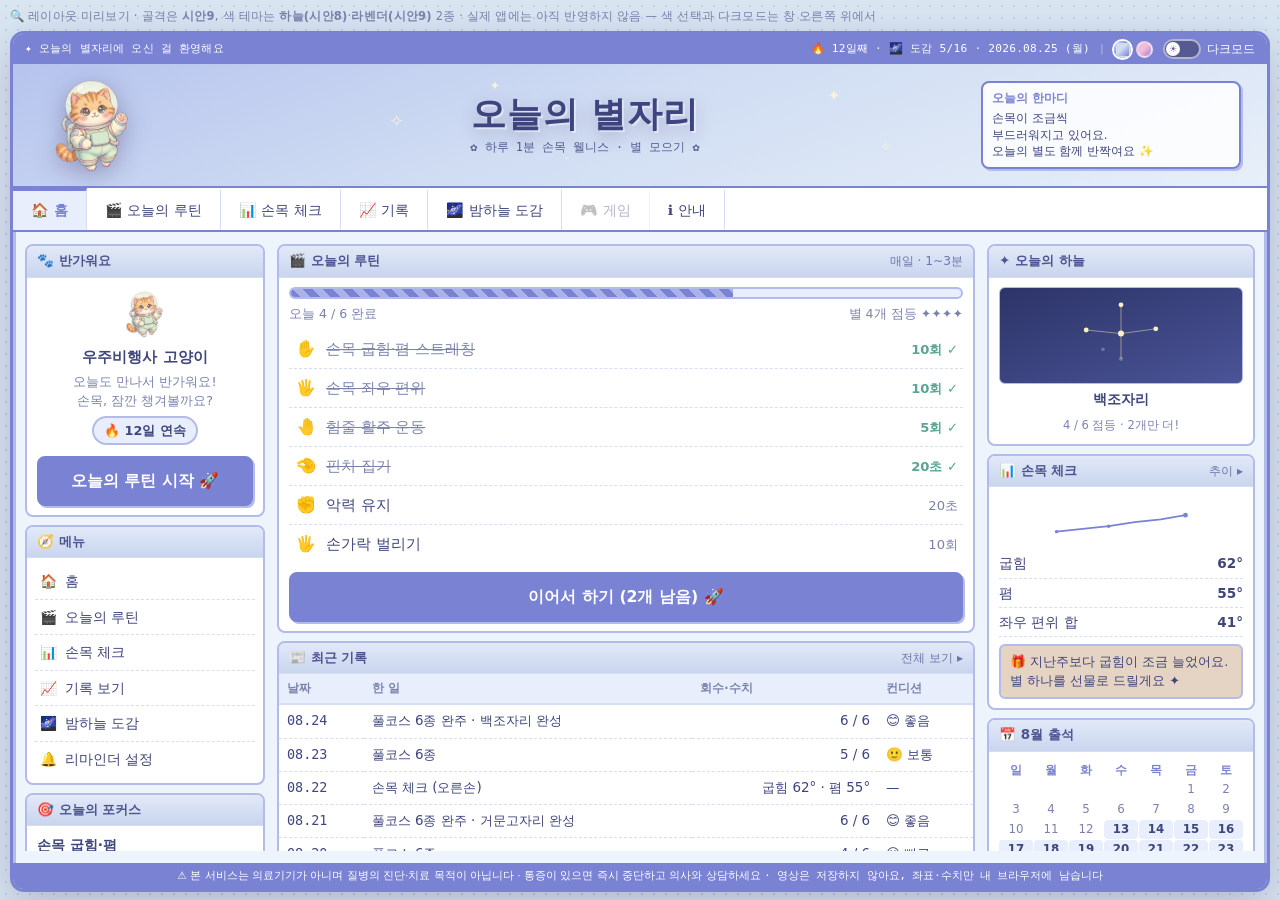
<file: preview/neomood.html>
<!doctype html>
<html lang="ko">
<head>
<meta charset="utf-8">
<meta name="viewport" content="width=device-width, initial-scale=1">
<title>레이아웃 미리보기 — 시안9(Neomood) 포털형</title>
<!--
  ═══════════════════════════════════════════════════════════
  preview/neomood.html — 레이아웃 시안 미리보기 (실제 앱 미반영)

  model/시안9.png("Neomood" — 카와이 레트로 포털)의 구조를 우리 앱 콘텐츠로 옮긴 것.
  이 파일 하나로 자립한다. 앱은 여기 CSS를 css/app.css로 가져가 쓴다(디자인 원본).

  시안9에서 가져온 것 = 레이아웃 골격:
    ① 페이지 전체를 감싸는 두꺼운 테두리 "창"(win)   ② 얇은 상태 띠
    ③ 일러스트 배너(워드마크 + 마스코트 + 쪽지)      ④ 가로 탭 내비게이션
    ⑤ 3단 컬럼(좌 사이드 / 본문 / 우 위젯)           ⑥ 제목바를 가진 박스 패널
    ⑦ 표·썸네일 갤러리·달력 위젯                     ⑧ 얇은 푸터 띠

  색은 사용자가 고른다 — 상단 띠 오른쪽에 컨트롤 둘, 둘 다 실제 앱에 갈 것이다:
    · 색 테마 2종  하늘(시안8 실측색) / 라벤더(시안9 색)
    · 다크모드     라이트 ↔ 다크
  둘은 독립 축이라 조합은 4가지. 다크모드 기본값은 시스템 설정(prefers-color-scheme)이고,
  둘 다 사용자가 만지면 그 선택이 이겨서 localStorage에 남는다.

  화면은 하나가 아니다 — 탭·메뉴·카드가 [data-nav]로 무대(.stage)를 갈아끼운다:
    홈 / 오늘의 루틴 / 손목 체크 / 기록 / 밤하늘 도감 / 안내
  어느 화면이든 같은 토큰만 쓰므로 팔레트·다크모드를 그대로 따른다.
  ═══════════════════════════════════════════════════════════
-->
<style>
/* ═══ 색 토큰 ═══ 색은 전부 여기서만 정의한다(레이아웃 규칙과 섞지 않는다).
   축이 둘이다 — 둘 다 사용자가 고르는 값이다:
     · data-palette = sky(하늘) / lavender(라벤더)
     · data-theme   = light / dark
   팔레트 블록에 라이트 값 + 두 모드 공통값을, [data-theme="dark"] 블록에 덮어쓸 값만 둔다.
   (팔레트 선택자는 모드와 무관하게 항상 걸리므로 공통값은 팔레트 블록에 두면 된다.)
   두 속성은 <head> 스크립트가 로드 즉시 박아 넣는다 — 그래서 미디어쿼리 사본이 없다.

   ⚠ 새 팔레트를 추가하려면 아래 두 블록(라이트/다크)을 한 벌 더 쓰고, 상단 띠의
     스와치 버튼 하나만 늘리면 된다. 레이아웃 CSS는 손댈 일이 없다. */

/* ─── 하늘 — model/시안8.png 실측: 하늘색 #d6e6f0 · 페리윙클 #b2bbe9 ·
       테두리 #7a82d3 · 창 흰색 #ffffff · 노을 크림 #e5d3c4 ─── */
html[data-palette="sky"]{
  --page:#d9e6f2;  --page-dot:#c1d1e9;
  --frame:#7a82d3; --frame-2:#b2bbe9;
  --win:#eef4fb;   --panel:#ffffff;
  --head:linear-gradient(#e2e9f8,#c9d5ee);  --head-ink:#4d5490;
  --ink:#3f467c;   --dim:#7b83ad;  --line:#d6dff2;
  --accent:#7a82d3; --accent-2:#aab2e8; --accent-ink:#ffffff;
  --chip:#e8eefb;  --ok:#5aa593;
  --sky:linear-gradient(160deg,#b6c4ee 0%,#cfdcf2 45%,#e7eff9 100%);
  --sky-ink:#3d447e; --star:#fff4d2; --note:rgba(255,255,255,.85);
  --thumb:linear-gradient(160deg,#a3b0e6,#d3dff4);
  --skypanel:linear-gradient(160deg,#2c3468,#4b5497);   /* 별자리 판 — 두 모드 공통 */
  --warm:#e5d3c4;                       /* 노을 크림 — 선물 칩 */
  --deco:#bccbe8; --deco-2:#98a9dd;      /* 창 밖 여백에 뿌려진 잔별 */
}
html[data-palette="sky"][data-theme="dark"]{
  --page:#11152c;  --page-dot:#1e2444;
  --frame:#5560ad; --frame-2:#333b6d;
  --win:#191e3b;   --panel:#212848;
  --head:linear-gradient(#2e3768,#262e58);  --head-ink:#dee5ff;
  --ink:#dfe5ff;   --dim:#99a2ce;  --line:#343c70;
  --accent:#8f9ae8; --accent-2:#5b66bb; --accent-ink:#0f1330;
  --chip:#272e56;  --ok:#79c6b4;
  --sky:linear-gradient(160deg,#1d2450 0%,#39407f 50%,#4a4f92 100%);
  --sky-ink:#eef1ff; --star:#ffeec2; --note:rgba(17,21,44,.78);
  --thumb:linear-gradient(160deg,#2b3364,#4b5296);
  --deco:#232a52; --deco-2:#3b4585;
  --warm:#4d4340;   /* 노을 크림의 다크 대응 — 차가운 판 위 유일한 따뜻한 자리 */
}

/* ─── 라벤더 — model/시안9.png 계열의 파스텔 보라·핑크 ─── */
html[data-palette="lavender"]{
  --page:#e9e2f8;  --page-dot:#d9cef1;
  --frame:#9b85dc; --frame-2:#c9b7f1;
  --win:#f7f2fe;   --panel:#ffffff;
  --head:linear-gradient(#e7ddfb,#dbcef8);  --head-ink:#5b4a8c;
  --ink:#4b3f6d;   --dim:#8a7cae;  --line:#ddd1f7;
  --accent:#e58cbb; --accent-2:#f3bcd8; --accent-ink:#ffffff;
  --chip:#fdeaf4;  --ok:#5fae8d;
  --sky:linear-gradient(160deg,#c9b3ef 0%,#e0cbf3 45%,#fadfee 100%);
  --sky-ink:#4a3a72; --star:#fff7cf; --note:rgba(255,255,255,.82);
  --thumb:linear-gradient(160deg,#b9a4e8,#e6cff0);
  --skypanel:linear-gradient(160deg,#241c56,#453079);
  --warm:#f6e2cf;
  --deco:#d6c8ef; --deco-2:#bba6e4;
}
html[data-palette="lavender"][data-theme="dark"]{
  --page:#0b0a1c;  --page-dot:#181637;
  --frame:#6a5cae; --frame-2:#3b3169;
  --win:#141130;   --panel:#1b1740;
  --head:linear-gradient(#2c2359,#241d4c);  --head-ink:#e9e2ff;
  --ink:#e6e1ff;   --dim:#a79ed6;  --line:#37306a;
  --accent:#f0c36a; --accent-2:#8d6bd8; --accent-ink:#2a1f05;
  --chip:#241f4d;  --ok:#6fc7a5;
  --sky:linear-gradient(160deg,#1c1646 0%,#2a2060 50%,#3d2a68 100%);
  --sky-ink:#f2ecff; --star:#ffe9a8; --note:rgba(16,13,42,.78);
  --thumb:linear-gradient(160deg,#2a2160,#4a3480);
  --deco:#1e1a42; --deco-2:#382f6d;
  --warm:#4a3c22;
}

*{box-sizing:border-box;}
html,body{margin:0;padding:0;height:100%;}
/* ─── 한 화면 셸 ───
   페이지는 스크롤하지 않는다. 창이 화면 높이를 꽉 채우고, 넘치는 건 3단 컬럼이
   각자 안에서 처리한다(아래 .grid > *). 그래서 액자·배너·탭·푸터는 항상 보인다.
   좁거나 낮은 화면에서는 이 규칙을 버리고 평범한 문서 스크롤로 되돌린다(맨 아래 미디어쿼리). */
body{
  background-color:var(--page);
  /* 창 밖 여백 = 밤하늘. 격자 점 위에 크기 다른 잔별 두 겹을 서로 어긋난 주기로 얹어
     규칙적인 격자처럼 보이지 않게 한다(주기가 서로 나누어떨어지지 않게 잡았다). */
  background-image:
    radial-gradient(var(--deco-2) 1.7px, transparent 1.8px),
    radial-gradient(var(--deco) 1.1px, transparent 1.2px),
    radial-gradient(var(--page-dot) 1px, transparent 1px);
  background-size:317px 251px, 131px 173px, 12px 12px;
  background-position:47px 23px, 13px 61px, 0 0;
  color:var(--ink);
  font:15px/1.5 "Pretendard","Apple SD Gothic Neo","Malgun Gothic",system-ui,sans-serif;
  -webkit-font-smoothing:antialiased;
  height:100dvh;padding:8px 10px;overflow:hidden;
  display:flex;flex-direction:column;gap:6px;
}
/* 레트로 캡션용 — 픽셀 폰트가 있으면 쓰고 없으면 고정폭으로 자연스럽게 떨어진다 */
.mono{font-family:"Galmuri11","DungGeunMo",ui-monospace,"D2Coding",Consolas,monospace;}

/* ─── 미리보기 배너(창 밖) — 실제 앱이 아님을 계속 알린다 ─── */
.skinbar{
  flex:none;max-width:1700px;width:100%;margin:0 auto;
  font-size:.72rem;color:var(--dim);letter-spacing:.02em;
  white-space:nowrap;overflow:hidden;text-overflow:ellipsis;
}

/* ─── 창(win) — 시안9의 지배적 장치: 페이지 전체가 하나의 액자다 ─── */
.win{
  flex:1 1 auto;min-height:0;
  max-width:1700px;width:100%;margin:0 auto;background:var(--win);
  border:3px solid var(--frame);border-radius:14px;overflow:hidden;
  box-shadow:0 14px 44px rgba(40,20,80,.22), 0 0 0 3px var(--frame-2) inset;
  display:flex;flex-direction:column;
}
.win-top{
  flex:none;
  display:flex;justify-content:space-between;gap:10px;flex-wrap:wrap;align-items:center;
  background:var(--frame);color:#fff;font-size:.7rem;padding:3px 12px;letter-spacing:.02em;
}
.win-top .right{display:flex;align-items:center;gap:10px;}
.win-top .sep{opacity:.45;}

/* ─── 색 테마 스와치 ─── 다크모드 스위치 왼쪽. 점 두 개면 "색 고르는 곳"으로 읽힌다.
   스와치 색만은 토큰을 쓰지 않는다 — 이 점은 "지금 색"이 아니라 "누르면 갈 색"이라,
   현재 테마를 따라가면 두 점이 같아져 버린다. */
.pal{display:inline-flex;align-items:center;gap:5px;}
.pal button{
  width:17px;height:17px;padding:0;cursor:pointer;border-radius:50%;
  border:2px solid rgba(255,255,255,.5);
}
.pal button[aria-pressed="true"]{box-shadow:0 0 0 2px #fff;border-color:transparent;}
.pal .sw-sky{background:linear-gradient(135deg,#cfdcf2 45%,#7a82d3);}
.pal .sw-lavender{background:linear-gradient(135deg,#f3bcd8 45%,#9b85dc);}
.sr-only{
  position:absolute;width:1px;height:1px;margin:-1px;padding:0;overflow:hidden;
  clip:rect(0 0 0 0);white-space:nowrap;border:0;
}

/* ─── 다크모드 스위치 ─── 상단 띠 오른쪽 끝. 실제 앱에도 이 자리를 그대로 쓴다 */
.theme-toggle{
  display:inline-flex;align-items:center;gap:6px;cursor:pointer;
  background:none;border:0;padding:2px 0;color:#fff;font:inherit;font-size:.72rem;
}
.tt-track{
  position:relative;display:inline-block;width:38px;height:20px;border-radius:999px;
  background:rgba(0,0,0,.3);border:2px solid rgba(255,255,255,.55);
}
.tt-knob{
  position:absolute;top:1px;left:1px;width:14px;height:14px;border-radius:50%;
  background:#fff;color:#6b5a9c;font-size:9px;line-height:14px;text-align:center;
  transition:transform .18s ease, background .18s ease;
}
html[data-theme="dark"] .tt-knob{transform:translateX(16px);background:#ffe9a8;}
@media (prefers-reduced-motion:reduce){ .tt-knob{transition:none;} }
.win-foot{
  flex:none;
  background:var(--frame);color:#fff;font-size:.66rem;padding:5px 12px;text-align:center;line-height:1.5;
}

/* ─── 배너 ─── 왼쪽 고양이 / 가운데 워드마크 / 오른쪽 오늘의 한마디 */
.banner{
  flex:none;
  position:relative;background:var(--sky);color:var(--sky-ink);
  display:grid;grid-template-columns:150px 1fr 260px;align-items:center;gap:20px;
  padding:7px 26px;border-bottom:2px solid var(--frame);overflow:hidden;
}
.banner-note{
  background:var(--note);border:2px solid var(--frame);border-radius:8px;
  padding:7px 9px;font-size:.72rem;line-height:1.45;color:var(--ink);
  box-shadow:2px 2px 0 var(--frame-2);
}
.banner-note b{display:block;font-size:.72rem;color:var(--accent);margin-bottom:3px;}
.banner-mark{text-align:center;}
.banner-mark h1{
  margin:0;font-size:2.2rem;line-height:1.15;letter-spacing:.02em;
  text-shadow:2px 2px 0 rgba(255,255,255,.45), 0 6px 18px rgba(60,30,110,.25);
}
html[data-theme="dark"] .banner-mark h1{text-shadow:0 0 18px rgba(255,255,255,.22);}
.banner-mark p{margin:4px 0 0;font-size:.74rem;opacity:.85;}
.banner-cat{width:100%;max-width:108px;display:block;margin-right:auto;
  filter:drop-shadow(0 6px 12px rgba(40,20,80,.3));}
/* 배너 별 데코 */
.banner .deco{position:absolute;color:var(--star);pointer-events:none;font-size:.8rem;opacity:.9;}
.banner .d1{top:12px;left:38%;} .banner .d2{top:44px;left:30%;font-size:1.1rem;}
.banner .d3{bottom:18px;left:44%;} .banner .d4{top:20px;right:34%;font-size:1rem;}
.banner .d5{bottom:30px;right:30%;}
@media (prefers-reduced-motion:no-preference){
  .banner .deco{animation:tw 3.2s ease-in-out infinite;}
  .banner .d2{animation-delay:.7s;} .banner .d4{animation-delay:1.4s;} .banner .d5{animation-delay:2.1s;}
  @keyframes tw{0%,100%{opacity:.35;transform:scale(.9);}50%{opacity:1;transform:scale(1.15);}}
}

/* ─── 탭 내비 ─── */
.tabs{flex:none;display:flex;flex-wrap:wrap;background:var(--panel);border-bottom:2px solid var(--frame);}
.tabs a{
  display:flex;align-items:center;gap:6px;padding:9px 18px;font-size:.88rem;
  color:var(--ink);text-decoration:none;border-right:1px solid var(--line);
  border-top:3px solid transparent;
}
.tabs a:hover{background:var(--chip);}
.tabs a.on{background:var(--chip);border-top-color:var(--accent);color:var(--accent);font-weight:700;}
.tabs a.off{opacity:.4;}

/* ─── 화면 무대 ─── 탭·카드가 화면을 갈아끼운다(.screen 중 하나만 .is-on).
   무대는 남은 높이를 전부 차지하고, 넘치는 것은 각 칸이 자기 안에서 처리한다 —
   어느 화면으로 가든 페이지는 스크롤하지 않는다는 규칙이 유지된다. */
.stage{flex:1 1 auto;min-height:0;overflow:hidden;padding:12px;}
.screen{display:none;height:100%;}
.screen.is-on{display:block;}
.cols{display:grid;gap:12px;height:100%;}
.cols.home{grid-template-columns:240px minmax(0,1fr) 268px;}
.cols.split{grid-template-columns:minmax(0,1.5fr) minmax(0,1fr);}
/* 칸에 박스가 하나뿐이면 남는 높이를 그 박스가 먹는다 — 시범·카메라 무대가 커진다 */
.cols.split > div,.cols.wide > div{display:flex;flex-direction:column;}
.cols.split > div > .box:only-child,
.cols.wide > div > .box:only-child{flex:1 1 auto;display:flex;flex-direction:column;margin-bottom:0;}
.cols.split > div > .box:only-child,
.cols.wide > div > .box:only-child > .box-body{flex:1 1 auto;display:flex;flex-direction:column;}
.cols.split > div > .box:only-child,
.cols.wide > div > .box:only-child .stage-box{flex:1 1 auto;height:auto;min-height:170px;}
.cols.split > div > .box:only-child,
.cols.wide > div > .box:only-child .gal.dex{flex:1 1 auto;align-content:start;}
.cols > *{min-height:0;overflow-y:auto;scrollbar-width:thin;scrollbar-color:var(--frame-2) transparent;}
.cols > *::-webkit-scrollbar{width:7px;}
.cols > *::-webkit-scrollbar-thumb{background:var(--frame-2);border-radius:999px;}
.cols > *::-webkit-scrollbar-track{background:transparent;}

/* ─── 박스 패널(시안9의 기본 단위) ─── */
.box{
  background:var(--panel);border:2px solid var(--frame-2);border-radius:8px;
  overflow:hidden;margin-bottom:8px;
}
.box:last-child{margin-bottom:0;}
.box-head{
  margin:0;background:var(--head);color:var(--head-ink);
  font-size:.84rem;font-weight:700;padding:5px 10px;
  border-bottom:1px solid var(--line);display:flex;align-items:center;gap:6px;
}
.box-head .more{margin-left:auto;font-weight:400;font-size:.76rem;opacity:.75;}
[data-nav]{cursor:pointer;}
.box-head .more[data-nav]:hover{opacity:1;text-decoration:underline;}
.box-body{padding:9px 10px;font-size:.85rem;}
.box-body p{margin:0 0 8px;}
.box-body p:last-child{margin-bottom:0;}

/* ─── 좌: 환영 박스 ─── */
.welcome{text-align:center;}
.welcome img{width:54px;display:block;margin:0 auto 5px;}
.welcome .hi{font-size:.92rem;font-weight:700;margin-bottom:4px;}
.welcome .sub{font-size:.8rem;color:var(--dim);line-height:1.5;}
.streak{
  display:inline-block;margin:6px 0 2px;padding:3px 10px;border-radius:999px;
  background:var(--chip);border:2px solid var(--frame-2);font-size:.8rem;font-weight:700;
}
.btn{
  display:block;width:100%;margin-top:9px;padding:11px 10px;cursor:pointer;
  font:inherit;font-size:.98rem;font-weight:700;
  background:var(--accent);color:var(--accent-ink);
  border:2px solid var(--frame);border-radius:8px;box-shadow:2px 2px 0 var(--frame-2);
}
.btn:active{transform:translate(1px,1px);box-shadow:1px 1px 0 var(--frame-2);}
.btn.ghost{background:transparent;color:var(--ink);}

/* ─── 좌: 메뉴 목록 ─── */
.menu{list-style:none;margin:0;padding:0;}
.menu li a{
  display:flex;gap:8px;padding:7px 5px;font-size:.86rem;color:var(--ink);
  text-decoration:none;border-bottom:1px dashed var(--line);
}
.menu li:last-child a{border-bottom:0;}
.menu li a:hover{background:var(--chip);}

/* ─── 중앙: 오늘의 루틴 ─── */
.rt{list-style:none;margin:0 0 8px;padding:0;}
.rt li{
  display:grid;grid-template-columns:24px 1fr auto;align-items:center;gap:8px;
  padding:7px 5px;border-bottom:1px dashed var(--line);font-size:.92rem;
}
.rt li:last-child{border-bottom:0;}
.rt .n{font-size:1rem;text-align:center;}
.rt .rep{font-size:.82rem;color:var(--dim);}
.rt li.done .name{color:var(--dim);text-decoration:line-through;}
.rt li.done .rep{color:var(--ok);font-weight:700;text-decoration:none;}
.bar{
  height:12px;border:2px solid var(--frame-2);border-radius:999px;
  background:var(--chip);overflow:hidden;margin-bottom:6px;
}
.bar i{
  display:block;height:100%;width:66%;
  background:repeating-linear-gradient(45deg,var(--accent) 0 7px,var(--accent-2) 7px 14px);
}
.bar-label{display:flex;justify-content:space-between;font-size:.79rem;color:var(--dim);margin-bottom:7px;}

/* ─── 중앙: 표 ─── */
table{width:100%;border-collapse:collapse;}
th,td{padding:6px 8px;text-align:left;font-size:.84rem;}
th{background:var(--chip);color:var(--dim);font-size:.72rem;font-weight:700;border-bottom:2px solid var(--line);}
td{border-bottom:1px dashed var(--line);}
tr:last-child td{border-bottom:0;}
td.num{text-align:right;font-variant-numeric:tabular-nums;}

/* ─── 중앙: 도감 갤러리 ─── */
.gal{display:grid;grid-template-columns:repeat(8,1fr);gap:6px;}
.gal figure{margin:0;text-align:center;}
.gal .th{
  /* 8칸이라 정사각형이면 한 칸이 130px 넘게 커진다 — 세로만 묶어 높이를 돌려받는다 */
  height:clamp(56px,6.8vh,80px);
  border:2px solid var(--frame-2);border-radius:6px;background:var(--thumb);
  display:flex;align-items:center;justify-content:center;font-size:1.2rem;color:var(--star);
}
.gal figcaption{font-size:.74rem;margin-top:4px;color:var(--dim);}
.gal .lock .th{filter:grayscale(1);opacity:.35;}

/* ─── 우: 위젯 ─── */
/* 별자리 판은 라이트에서도 어둡게 둔다 — 밤하늘은 원래 어둡고,
   파스텔 배경에 크림색 별을 올리면 별이 안 보인다(--star를 이 안에서만 덮어쓴다). */
.sky-box{
  --star:#ffeec2;
  background:var(--skypanel);
  border:1px solid var(--frame-2);border-radius:6px;padding:6px;
}
.metric{display:flex;justify-content:space-between;font-size:.85rem;padding:4px 0;border-bottom:1px dashed var(--line);}
.metric:last-of-type{border-bottom:0;}
.metric b{font-variant-numeric:tabular-nums;}
.gift{
  margin-top:7px;background:var(--warm);border:2px solid var(--frame-2);border-radius:6px;
  padding:7px 9px;font-size:.8rem;line-height:1.45;
}
.cal{display:grid;grid-template-columns:repeat(7,1fr);gap:1px;text-align:center;font-size:.74rem;}
.cal span{padding:0;line-height:1.6;border-radius:4px;color:var(--dim);}
.cal .h{font-weight:700;color:var(--accent);}
.cal .on{background:var(--chip);color:var(--ink);font-weight:700;}
.cal .today{outline:2px solid var(--accent);}
.radio{display:flex;align-items:center;gap:9px;font-size:.84rem;}
.radio .knob{
  width:30px;height:30px;border-radius:50%;border:2px solid var(--frame);
  background:var(--accent);color:var(--accent-ink);display:flex;align-items:center;justify-content:center;
}
.aff{display:grid;grid-template-columns:1fr 1fr;gap:6px;}
.aff span{
  border:2px solid var(--frame-2);border-radius:5px;background:var(--chip);
  font-size:.64rem;text-align:center;padding:8px 2px;color:var(--dim);
}

/* ═══ 화면별 부품 ═══ 색은 전부 토큰을 쓴다 — 팔레트·다크모드를 그대로 따라간다 */

/* 시범/카메라 무대 */
.stage-box{
  position:relative;background:var(--skypanel);border:2px solid var(--frame-2);border-radius:8px;
  height:clamp(180px,30vh,300px);display:flex;align-items:center;justify-content:center;
  color:#e9edff;overflow:hidden;
}
.stage-box .hint{font-size:.86rem;opacity:.62;text-align:center;line-height:1.7;}
.stage-box .arc{position:absolute;inset:0;}
.pip{
  position:absolute;right:10px;bottom:10px;width:132px;height:88px;border-radius:6px;
  border:2px solid var(--frame-2);background:rgba(0,0,0,.42);
  display:flex;align-items:center;justify-content:center;font-size:.72rem;color:#e9edff;
}
.pip .dot{
  position:absolute;top:6px;left:8px;display:flex;align-items:center;gap:4px;font-size:.64rem;
}
.pip .dot i{width:7px;height:7px;border-radius:50%;background:var(--ok);display:inline-block;}

/* 단계 칩 줄 */
.steps{display:flex;flex-wrap:wrap;gap:6px;margin-bottom:9px;}
.steps span{
  padding:4px 10px;border-radius:999px;font-size:.78rem;
  background:var(--chip);border:2px solid var(--frame-2);color:var(--dim);
}
.steps span.now{background:var(--accent);border-color:var(--accent);color:var(--accent-ink);font-weight:700;}
.steps span.done{color:var(--ok);}

/* 큰 수치 */
.readout{display:flex;align-items:baseline;gap:10px;margin:6px 0 8px;}
.readout b{font-size:2.6rem;line-height:1;font-variant-numeric:tabular-nums;color:var(--accent);}
.readout span{font-size:.84rem;color:var(--dim);}

/* 나란한 두 버튼 */
.row-btn{display:grid;grid-template-columns:1fr 1fr;gap:8px;}
.row-btn .btn{margin-top:0;}

/* 도감 16칸 + 일기 카드 */
.gal.dex{grid-template-columns:repeat(4,1fr);gap:10px;}
.gal.dex .th{height:clamp(74px,12vh,124px);font-size:1.5rem;}
.gal.dex figcaption{font-size:.8rem;}
.diary p{margin:0 0 7px;}
.diary .when{font-size:.78rem;color:var(--dim);}

/* 최근 7일 컨디션 */
.week{display:grid;grid-template-columns:repeat(7,1fr);gap:5px;text-align:center;}
.week span{font-size:1.15rem;}
.week small{display:block;font-size:.7rem;color:var(--dim);}

/* 손 선택 */
.hand{display:grid;grid-template-columns:1fr 1fr;gap:8px;}
.hand button{
  font:inherit;font-size:.9rem;padding:14px 8px;cursor:pointer;border-radius:8px;
  background:var(--chip);color:var(--ink);border:2px solid var(--frame-2);
}
.hand button.on{background:var(--accent);color:var(--accent-ink);border-color:var(--accent);font-weight:700;}

/* ─── 밤하늘 도감 ─── 하나의 밤하늘에 16개를 흩뿌린다(격자 아님).
   라이트 팔레트에서도 판은 어둡게 둔다 — 별은 어두운 하늘에서만 별로 보인다. */
.cols.wide{grid-template-columns:1fr;}
.sky-body{flex:1 1 auto;display:flex;padding:8px;}
.skymap{
  --star:#ffeec2;
  position:relative;flex:1 1 auto;min-height:260px;overflow:hidden;
  background:var(--skypanel);border-radius:6px;border:1px solid var(--frame-2);
  color:var(--star);
}
/* 정적 별밭 — 별자리 뒤에 깔린다 */
.skymap::before{
  content:'';position:absolute;inset:0;pointer-events:none;opacity:.9;
  background-image:
    radial-gradient(1px 1px at 34px 42px, rgba(255,255,255,.85), transparent),
    radial-gradient(1px 1px at 138px 96px, rgba(196,214,255,.5), transparent),
    radial-gradient(1.5px 1.5px at 210px 168px, rgba(224,230,255,.75), transparent),
    radial-gradient(1px 1px at 320px 58px, rgba(255,255,255,.45), transparent),
    radial-gradient(1px 1px at 90px 244px, rgba(178,205,255,.58), transparent),
    radial-gradient(1.5px 1.5px at 286px 286px, rgba(255,246,232,.5), transparent),
    radial-gradient(1px 1px at 176px 20px, rgba(255,255,255,.55), transparent),
    radial-gradient(1px 1px at 250px 210px, rgba(196,214,255,.5), transparent),
    radial-gradient(1px 1px at 40px 330px, rgba(216,226,255,.6), transparent);
  background-repeat:repeat;background-size:390px 390px;
}
.skymap-item{
  position:absolute;transform:translate(-50%,-50%);z-index:1;
  width:clamp(52px,8.4vw,116px);
  display:flex;flex-direction:column;align-items:center;gap:2px;
  background:none;border:0;padding:0;cursor:pointer;font:inherit;color:inherit;
  transition:transform .14s cubic-bezier(.34,1.5,.5,1), opacity .14s ease;
}
.skymap-item .sky{width:100%;aspect-ratio:1/1;display:block;}
.skymap-item .nm{
  font-size:clamp(9px,.78vw,13px);color:#eef2ff;white-space:nowrap;line-height:1.15;
  text-shadow:0 1px 3px rgba(5,10,24,.8), 0 0 6px rgba(5,10,24,.6);
}
.skymap-item.done:hover{transform:translate(-50%,-50%) scale(1.1);z-index:3;}
.skymap-item.done:active{transform:translate(-50%,-50%) scale(1.02);}
.skymap-item.locked{opacity:.34;}          /* 아직 못 만난 별자리 — 아주 흐릿하게 */
.skymap-item.locked:hover{opacity:.58;}
@media (prefers-reduced-motion:reduce){ .skymap-item{transition:none;} }

/* 크게 보기 — 완성이면 일기 카드, 아니면 잠김 안내 */
.sky-modal{position:absolute;inset:0;z-index:5;background:rgba(6,9,26,.62);
  display:flex;align-items:center;justify-content:center;padding:16px;}
.sky-modal[hidden]{display:none;}
.sky-card{
  width:min(360px,92%);background:var(--panel);color:var(--ink);
  border:2px solid var(--frame);border-radius:10px;overflow:hidden;
  box-shadow:0 12px 32px rgba(6,9,26,.45);
}
.sky-card-sky{background:var(--skypanel);color:#ffeec2;padding:10px;height:150px;}
.sky-card-body{padding:12px 14px 14px;}
.sky-card-body h3{margin:0 0 5px;font-size:1.12rem;}
.sky-card-body p{margin:0 0 7px;font-size:.86rem;}
.sky-card-body .when{color:var(--dim);font-size:.8rem;}

/* ─── 한 화면 셸을 포기하는 조건 ───
   칸을 세로로 쌓아야 하거나(좁은 화면) 높이가 모자라면(낮은 창), 억지로 우겨넣는 대신
   평범한 문서 스크롤로 되돌린다. 한 화면에 넣는 건 넓은 화면에서의 이득이지 규칙이 아니다. */
@media (max-width:980px), (max-height:620px){
  body{height:auto;overflow:visible;display:block;padding:12px 12px 32px;}
  .skinbar{white-space:normal;margin-bottom:10px;}
  .win{display:block;}
  .stage{overflow:visible;}
  .screen{height:auto;}
  .cols{height:auto;}
  .cols > *{overflow:visible;}
}
@media (max-width:980px){
  .cols.home,.cols.split{grid-template-columns:1fr;}
  .banner{grid-template-columns:1fr;text-align:center;}
  .banner-cat{margin:0 auto;max-width:120px;}
  .gal{grid-template-columns:repeat(3,1fr);}
}
</style>
<script>
// 팔레트·모드 속성을 그리기 전에 박는다 — 이게 늦으면 라이트로 한 번 깜빡였다가 다크로 바뀐다.
(function () {
  var r = document.documentElement, s = {};
  try { s.pal = localStorage.getItem('appPalette'); s.theme = localStorage.getItem('appTheme'); } catch (e) {}
  r.dataset.palette = (s.pal === 'sky' || s.pal === 'lavender') ? s.pal : 'sky';
  r.dataset.theme = (s.theme === 'dark' || s.theme === 'light') ? s.theme
    : (window.matchMedia('(prefers-color-scheme: dark)').matches ? 'dark' : 'light');
})();
</script>
</head>
<body>

<div class="skinbar">
  🔍 레이아웃 미리보기 · 골격은 <b>시안9</b>, 색 테마는 <b>하늘(시안8)</b>·<b>라벤더(시안9)</b> 2종
  · 실제 앱에는 아직 반영하지 않음 — 색 선택과 다크모드는 창 오른쪽 위에서
</div>

<div class="win">

  <!-- ① 얇은 상태 띠 (오른쪽 끝 = 색 테마 스와치 + 다크모드 스위치) -->
  <div class="win-top">
    <span class="mono">✦ 오늘의 별자리에 오신 걸 환영해요</span>
    <span class="right">
      <span class="mono">🔥 12일째 · 🌌 도감 5/16 · 2026.08.25 (월)</span>
      <span class="sep">|</span>
      <span class="pal" role="group" aria-label="색 테마">
        <button class="sw-sky" data-palette="sky" aria-pressed="false" title="하늘">
          <span class="sr-only">하늘 테마</span>
        </button>
        <button class="sw-lavender" data-palette="lavender" aria-pressed="false" title="라벤더">
          <span class="sr-only">라벤더 테마</span>
        </button>
      </span>
      <button class="theme-toggle" id="themeToggle" role="switch" aria-checked="false">
        <span class="tt-track"><span class="tt-knob" aria-hidden="true">☀</span></span>
        <span>다크모드</span>
      </button>
    </span>
  </div>

  <!-- ② 배너 — 고양이(왼쪽) ↔ 오늘의 한마디(오른쪽) -->
  <header class="banner">
    <img class="banner-cat" src="../assets/cat-idle.png" alt="" aria-hidden="true">
    <div class="banner-mark">
      <h1>오늘의 별자리</h1>
      <p class="mono">✿ 하루 1분 손목 웰니스 · 별 모으기 ✿</p>
    </div>
    <div class="banner-note">
      <b>오늘의 한마디</b>
      손목이 조금씩<br>부드러워지고 있어요.<br>오늘의 별도 함께 반짝여요 ✨
    </div>
    <span class="deco d1">✦</span><span class="deco d2">✧</span>
    <span class="deco d3">·</span><span class="deco d4">✦</span><span class="deco d5">✧</span>
  </header>

  <!-- ③ 탭 내비 -->
  <nav class="tabs" aria-label="주요 기능">
    <a href="#" class="on" data-nav="home">🏠 홈</a>
    <a href="#" data-nav="routine">🎬 오늘의 루틴</a>
    <a href="#" data-nav="measure">📊 손목 체크</a>
    <a href="#" data-nav="records">📈 기록</a>
    <a href="#" data-nav="sky">🌌 밤하늘 도감</a>
    <a href="#" class="off" aria-disabled="true">🎮 게임</a>
    <a href="#" data-nav="info">ℹ️ 안내</a>
  </nav>

  <!-- ④ 화면 무대 — 탭·카드가 여기를 갈아끼운다 -->
  <div class="stage">

  <section class="screen is-on" data-screen="home">
  <div class="cols home">

    <!-- ───────── 좌: 사이드 ───────── -->
    <aside>
      <section class="box">
        <h2 class="box-head">🐾 반가워요</h2>
        <div class="box-body welcome">
          <img src="../assets/cat-idle.png" alt="" aria-hidden="true">
          <div class="hi">우주비행사 고양이</div>
          <div class="sub">오늘도 만나서 반가워요!<br>손목, 잠깐 챙겨볼까요?</div>
          <div class="streak">🔥 12일 연속</div>
          <button class="btn" data-nav="routine">오늘의 루틴 시작 🚀</button>
        </div>
      </section>

      <section class="box">
        <h2 class="box-head">🧭 메뉴</h2>
        <div class="box-body" style="padding:6px 8px;">
          <ul class="menu">
            <li><a href="#" data-nav="home">🏠 <span>홈</span></a></li>
            <li><a href="#" data-nav="routine">🎬 <span>오늘의 루틴</span></a></li>
            <li><a href="#" data-nav="measure">📊 <span>손목 체크</span></a></li>
            <li><a href="#" data-nav="records">📈 <span>기록 보기</span></a></li>
            <li><a href="#" data-nav="sky">🌌 <span>밤하늘 도감</span></a></li>
            <li><a href="#" data-nav="home">🔔 <span>리마인더 설정</span></a></li>
          </ul>
        </div>
      </section>

      <section class="box">
        <h2 class="box-head">🎯 오늘의 포커스</h2>
        <div class="box-body">
          <p><b>손목 굽힘·폄</b></p>
          <p style="color:var(--dim);font-size:.75rem;">오늘은 여기에 살짝 더 마음 써봐요. 천천히 함께 해요.</p>
        </div>
      </section>

      <section class="box">
        <h2 class="box-head">💜 함께 보기</h2>
        <div class="box-body">
          <div class="aff">
            <span>손목 스트레칭<br>가이드</span>
            <span>바른 자세<br>체크리스트</span>
          </div>
        </div>
      </section>
    </aside>

    <!-- ───────── 중앙: 본문 ───────── -->
    <main>
      <section class="box">
        <h2 class="box-head">🎬 오늘의 루틴 <span class="more">매일 · 1~3분</span></h2>
        <div class="box-body">
          <div class="bar"><i></i></div>
          <div class="bar-label"><span>오늘 4 / 6 완료</span><span>별 4개 점등 ✦✦✦✦</span></div>
          <ul class="rt">
            <li class="done"><span class="n">✋</span><span class="name">손목 굽힘·폄 스트레칭</span><span class="rep">10회 ✓</span></li>
            <li class="done"><span class="n">🖐️</span><span class="name">손목 좌우 편위</span><span class="rep">10회 ✓</span></li>
            <li class="done"><span class="n">🤚</span><span class="name">힘줄 활주 운동</span><span class="rep">5회 ✓</span></li>
            <li class="done"><span class="n">🤏</span><span class="name">핀치 집기</span><span class="rep">20초 ✓</span></li>
            <li><span class="n">✊</span><span class="name">악력 유지</span><span class="rep">20초</span></li>
            <li><span class="n">🖐️</span><span class="name">손가락 벌리기</span><span class="rep">10회</span></li>
          </ul>
          <button class="btn" data-nav="routine">이어서 하기 (2개 남음) 🚀</button>
        </div>
      </section>

      <section class="box">
        <h2 class="box-head">📰 최근 기록 <span class="more" data-nav="records">전체 보기 ▸</span></h2>
        <div class="box-body" style="padding:0;">
          <table>
            <thead>
              <tr><th>날짜</th><th>한 일</th><th class="num">회수·수치</th><th>컨디션</th></tr>
            </thead>
            <tbody>
              <tr><td class="mono">08.24</td><td>풀코스 6종 완주 · 백조자리 완성</td><td class="num">6 / 6</td><td>😊 좋음</td></tr>
              <tr><td class="mono">08.23</td><td>풀코스 6종</td><td class="num">5 / 6</td><td>🙂 보통</td></tr>
              <tr><td class="mono">08.22</td><td>손목 체크 (오른손)</td><td class="num">굽힘 62° · 폄 55°</td><td>—</td></tr>
              <tr><td class="mono">08.21</td><td>풀코스 6종 완주 · 거문고자리 완성</td><td class="num">6 / 6</td><td>😊 좋음</td></tr>
              <tr><td class="mono">08.20</td><td>풀코스 6종</td><td class="num">4 / 6</td><td>😐 뻐근</td></tr>
            </tbody>
          </table>
        </div>
      </section>

      <section class="box">
        <h2 class="box-head">🌌 밤하늘 도감 <span class="more" data-nav="sky">5 / 16 수집 ▸</span></h2>
        <div class="box-body">
          <div class="gal">
            <figure><div class="th">✦</div><figcaption>큰곰자리</figcaption></figure>
            <figure><div class="th">✧</div><figcaption>백조자리</figcaption></figure>
            <figure><div class="th">✦</div><figcaption>거문고자리</figcaption></figure>
            <figure><div class="th">✧</div><figcaption>카시오페이아</figcaption></figure>
            <figure><div class="th">✦</div><figcaption>오리온자리</figcaption></figure>
            <figure class="lock"><div class="th">🔒</div><figcaption>???</figcaption></figure>
            <figure class="lock"><div class="th">🔒</div><figcaption>???</figcaption></figure>
            <figure class="lock"><div class="th">🔒</div><figcaption>???</figcaption></figure>
          </div>
        </div>
      </section>
    </main>

    <!-- ───────── 우: 위젯 ───────── -->
    <aside>
      <section class="box">
        <h2 class="box-head">✦ 오늘의 하늘</h2>
        <div class="box-body">
          <div class="sky-box">
            <svg viewBox="0 0 200 130" width="100%" height="78" role="img" aria-label="오늘의 별자리 백조자리">
              <g stroke="var(--star)" stroke-width="1.4" opacity=".55">
                <line x1="100" y1="18" x2="100" y2="66"/><line x1="100" y1="66" x2="100" y2="108"/>
                <line x1="42" y1="60" x2="100" y2="66"/><line x1="100" y1="66" x2="158" y2="58"/>
              </g>
              <g fill="var(--star)">
                <circle cx="100" cy="18" r="4"/><circle cx="100" cy="66" r="5"/>
                <circle cx="42" cy="60" r="4"/><circle cx="158" cy="58" r="4"/>
              </g>
              <g fill="var(--star)" opacity=".28">
                <circle cx="100" cy="108" r="3.5"/><circle cx="70" cy="92" r="3"/>
              </g>
            </svg>
          </div>
          <p style="text-align:center;margin-top:5px;font-weight:700;">백조자리</p>
          <p style="text-align:center;font-size:.72rem;color:var(--dim);">4 / 6 점등 · 2개만 더!</p>
        </div>
      </section>

      <section class="box">
        <h2 class="box-head">📊 손목 체크 <span class="more" data-nav="records">추이 ▸</span></h2>
        <div class="box-body">
          <svg viewBox="0 0 200 70" width="100%" height="48" role="img" aria-label="굽힘 추이">
            <polyline points="6,52 44,48 82,44 120,38 158,34 194,28" fill="none"
                      stroke="var(--accent)" stroke-width="2.5" stroke-linecap="round"/>
            <g fill="var(--accent)">
              <circle cx="6" cy="52" r="2.5"/><circle cx="82" cy="44" r="2.5"/><circle cx="194" cy="28" r="3.5"/>
            </g>
          </svg>
          <div class="metric"><span>굽힘</span><b>62°</b></div>
          <div class="metric"><span>폄</span><b>55°</b></div>
          <div class="metric"><span>좌우 편위 합</span><b>41°</b></div>
          <div class="gift">🎁 지난주보다 굽힘이 조금 늘었어요.<br>별 하나를 선물로 드릴게요 ✦</div>
        </div>
      </section>

      <section class="box">
        <h2 class="box-head">📅 8월 출석</h2>
        <div class="box-body">
          <div class="cal">
            <span class="h">일</span><span class="h">월</span><span class="h">화</span><span class="h">수</span><span class="h">목</span><span class="h">금</span><span class="h">토</span>
            <span></span><span></span><span></span><span></span><span></span><span>1</span><span>2</span>
            <span>3</span><span>4</span><span>5</span><span>6</span><span>7</span><span>8</span><span>9</span>
            <span>10</span><span>11</span><span>12</span><span class="on">13</span><span class="on">14</span><span class="on">15</span><span class="on">16</span>
            <span class="on">17</span><span class="on">18</span><span class="on">19</span><span class="on">20</span><span class="on">21</span><span class="on">22</span><span class="on">23</span>
            <span class="on">24</span><span class="on today">25</span><span>26</span><span>27</span><span>28</span><span>29</span><span>30</span>
            <span>31</span>
          </div>
        </div>
      </section>

      <section class="box">
        <h2 class="box-head">🔔 리마인더</h2>
        <div class="box-body">
          <div class="radio">
            <div class="knob">▶</div>
            <div>
              <div style="font-weight:700;">2시간마다 알림</div>
              <div style="font-size:.72rem;color:var(--dim);">다음 알림 · 오후 4:00</div>
            </div>
          </div>
          <button class="btn ghost" style="margin-top:7px;padding:7px 10px;font-size:.88rem;">알림 끄기</button>
        </div>
      </section>
    </aside>
  </div>
  </section>

  <!-- ───────── 🎬 오늘의 루틴 ───────── -->
  <section class="screen" data-screen="routine">
    <div class="cols split">
      <div>
        <section class="box">
          <h2 class="box-head">🎬 오늘의 루틴 <span class="more">3 / 6 · 손목 좌우 편위</span></h2>
          <div class="box-body">
            <div class="stage-box">
              <p class="hint">시범 손 애니메이션<br><span class="mono">assets/guide-deviation.png</span></p>
              <div class="pip">
                <span class="dot"><i></i> 인식 중</span>
                카메라 (미저장)
              </div>
            </div>
            <p style="margin:10px 0 8px;font-size:1.02rem;font-weight:700;text-align:center;">
              천천히 엄지쪽으로 기울여요 🎯
            </p>
            <div class="bar"><i style="width:30%;"></i></div>
            <div class="bar-label"><span>3 / 10회</span><span>박자는 안 맞춰도 괜찮아요</span></div>
            <div class="row-btn">
              <button class="btn ghost" data-nav="home">그만두기</button>
              <button class="btn">다음 운동 →</button>
            </div>
          </div>
        </section>
      </div>

      <div>
        <section class="box">
          <h2 class="box-head">오늘의 6종</h2>
          <div class="box-body">
            <ul class="rt">
              <li class="done"><span class="n">✋</span><span class="name">손목 굽힘·폄</span><span class="rep">10회 ✓</span></li>
              <li class="done"><span class="n">🖐️</span><span class="name">손목 좌우 편위</span><span class="rep">진행 중</span></li>
              <li><span class="n">🤚</span><span class="name">힘줄 활주 운동</span><span class="rep">5회</span></li>
              <li><span class="n">🤏</span><span class="name">핀치 집기</span><span class="rep">20초</span></li>
              <li><span class="n">✊</span><span class="name">악력 유지</span><span class="rep">20초</span></li>
              <li><span class="n">🖐️</span><span class="name">손가락 벌리기</span><span class="rep">10회</span></li>
            </ul>
          </div>
        </section>

        <section class="box">
          <h2 class="box-head">✦ 오늘의 별자리</h2>
          <div class="box-body">
            <div class="sky-box">
              <svg viewBox="0 0 200 120" width="100%" height="76" role="img" aria-label="오늘의 별자리">
                <g stroke="var(--star)" stroke-width="1.4" opacity=".5">
                  <line x1="100" y1="16" x2="100" y2="62"/><line x1="42" y1="56" x2="100" y2="62"/>
                  <line x1="100" y1="62" x2="158" y2="54"/><line x1="100" y1="62" x2="100" y2="104"/>
                </g>
                <g fill="var(--star)"><circle cx="100" cy="16" r="4"/><circle cx="100" cy="62" r="5"/><circle cx="42" cy="56" r="4"/></g>
                <g fill="var(--star)" opacity=".26"><circle cx="158" cy="54" r="3.6"/><circle cx="100" cy="104" r="3.4"/></g>
              </svg>
            </div>
            <p style="text-align:center;margin-top:6px;">운동 하나 끝낼 때마다 별이 하나 켜져요</p>
          </div>
        </section>

        <section class="box">
          <h2 class="box-head">🩺 안내</h2>
          <div class="box-body">
            <p style="color:var(--dim);">통증이 있으면 즉시 멈추세요. 회수를 다 못 채워도 오늘 한 것으로 인정돼요.</p>
          </div>
        </section>
      </div>
    </div>
  </section>

  <!-- ───────── 📊 손목 체크 ───────── -->
  <section class="screen" data-screen="measure">
    <div class="cols split">
      <div>
        <section class="box">
          <h2 class="box-head">📊 손목 체크 <span class="more">오른손 · 옆모습</span></h2>
          <div class="box-body">
            <div class="steps">
              <span class="done">중립 ✓</span><span class="now">굽힘</span><span>폄</span>
              <span>정면 중립</span><span>엄지쪽</span><span>새끼쪽</span>
            </div>
            <div class="stage-box">
              <p class="hint">카메라 화면 + 관절점 오버레이<br><span class="mono">영상은 저장하지 않아요</span></p>
              <div class="pip"><span class="dot"><i></i> 손 감지됨</span>시범 자세</div>
            </div>
            <div class="readout"><b>62°</b><span>굽힘 · 끝범위에서 2.2초 유지하면 저장돼요</span></div>
            <div class="bar"><i style="width:72%;"></i></div>
            <div class="bar-label"><span>유지 중…</span><span>흔들리면 다시 세요</span></div>
            <div class="row-btn">
              <button class="btn ghost" data-nav="home">그만두기</button>
              <button class="btn">이렇게 재요 ▶</button>
            </div>
          </div>
        </section>
      </div>

      <div>
        <section class="box">
          <h2 class="box-head">✋ 어느 손을 재나요</h2>
          <div class="box-body">
            <div class="hand">
              <button>왼손</button>
              <button class="on">오른손</button>
            </div>
          </div>
        </section>

        <section class="box">
          <h2 class="box-head">📐 이렇게 재요</h2>
          <div class="box-body">
            <p>① 팔꿈치를 책상에 대고 옆모습이 보이게 두세요</p>
            <p>② 손목만 천천히 굽혔다 폈다 해요</p>
            <p style="color:var(--dim);">어깨나 팔이 같이 움직여도 회수는 그대로 인정돼요.</p>
          </div>
        </section>

        <section class="box">
          <h2 class="box-head">🗓️ 지난 기록 <span class="more">08.18</span></h2>
          <div class="box-body">
            <div class="metric"><span>굽힘</span><b>58°</b></div>
            <div class="metric"><span>폄</span><b>54°</b></div>
            <div class="metric"><span>좌우 편위 합</span><b>39°</b></div>
            <div class="gift">🎁 오늘 굽힘이 조금 늘었어요. 별 하나를 선물로 드릴게요 ✦</div>
          </div>
        </section>
      </div>
    </div>
  </section>

  <!-- ───────── 📈 기록 ───────── -->
  <section class="screen" data-screen="records">
    <div class="cols split">
      <div>
        <section class="box">
          <h2 class="box-head">📈 굽힘·폄 추이 <span class="more">최근 6회</span></h2>
          <div class="box-body">
            <svg viewBox="0 0 420 150" width="100%" height="150" role="img" aria-label="굽힘 폄 추이">
              <g stroke="var(--line)" stroke-width="1">
                <line x1="10" y1="30" x2="410" y2="30"/><line x1="10" y1="75" x2="410" y2="75"/><line x1="10" y1="120" x2="410" y2="120"/>
              </g>
              <polyline points="20,104 100,96 180,88 260,74 340,66 404,52" fill="none" stroke="var(--accent)" stroke-width="3" stroke-linecap="round"/>
              <polyline points="20,118 100,116 180,110 260,106 340,100 404,94" fill="none" stroke="var(--accent-2)" stroke-width="3" stroke-linecap="round" stroke-dasharray="5 5"/>
              <g fill="var(--accent)"><circle cx="404" cy="52" r="5"/></g>
            </svg>
            <div class="metric"><span>— 굽힘 (최근 62°)</span><b style="color:var(--ok);">+4°</b></div>
            <div class="metric"><span>┄ 폄 (최근 55°)</span><b style="color:var(--ok);">+1°</b></div>
          </div>
        </section>

        <section class="box">
          <h2 class="box-head">↔️ 좌우 편위 합 추이</h2>
          <div class="box-body">
            <svg viewBox="0 0 420 110" width="100%" height="110" role="img" aria-label="편위 합 추이">
              <g stroke="var(--line)" stroke-width="1"><line x1="10" y1="30" x2="410" y2="30"/><line x1="10" y1="80" x2="410" y2="80"/></g>
              <polyline points="20,84 100,78 180,80 260,70 340,66 404,60" fill="none" stroke="var(--accent)" stroke-width="3" stroke-linecap="round"/>
            </svg>
            <p style="color:var(--dim);">일상생활 기준으로 보면 오늘은 <b>84%</b> 지점이에요.</p>
          </div>
        </section>
      </div>

      <div>
        <section class="box">
          <h2 class="box-head">🙂 최근 7일 컨디션</h2>
          <div class="box-body">
            <div class="week">
              <span>😊<small>19</small></span><span>🙂<small>20</small></span><span>😐<small>21</small></span>
              <span>😊<small>22</small></span><span>🙂<small>23</small></span><span>😊<small>24</small></span>
              <span>—<small>25</small></span>
            </div>
          </div>
        </section>

        <section class="box">
          <h2 class="box-head">🔥 데일리 루틴</h2>
          <div class="box-body">
            <div class="bar"><i style="width:86%;"></i></div>
            <div class="bar-label"><span>이번 달 24일 중 20일</span><span>86%</span></div>
            <div class="metric"><span>현재 연속</span><b>12일</b></div>
            <div class="metric"><span>최고 연속</span><b>17일</b></div>
          </div>
        </section>

        <section class="box">
          <h2 class="box-head">📋 운동 기록</h2>
          <div class="box-body" style="padding:0;">
            <table>
              <thead><tr><th>날짜</th><th>한 일</th><th class="num">달성</th></tr></thead>
              <tbody>
                <tr><td class="mono">08.24</td><td>풀코스 6종</td><td class="num">6 / 6</td></tr>
                <tr><td class="mono">08.23</td><td>풀코스 6종</td><td class="num">5 / 6</td></tr>
                <tr><td class="mono">08.22</td><td>손목 체크</td><td class="num">—</td></tr>
                <tr><td class="mono">08.21</td><td>풀코스 6종</td><td class="num">6 / 6</td></tr>
              </tbody>
            </table>
          </div>
        </section>
      </div>
    </div>
  </section>

  <!-- ───────── 🌌 밤하늘 도감 ─────────
       전에 만든 방식 그대로 — 격자 카드가 아니라 하나의 밤하늘이다.
       16개를 constellations.js 의 con.pos(0~1) 좌표로 흩뿌리고, 별자리는 실제
       stars/lines 데이터로 그린다. 완성=밝게+이름 / 미완성=아주 흐릿·이름 숨김. -->
  <section class="screen" data-screen="sky">
    <div class="cols wide">
      <div>
        <section class="box">
          <h2 class="box-head">🌌 밤하늘 도감 <span class="more">5 / 16 수집 · 별자리를 눌러보세요</span></h2>
          <div class="box-body sky-body">
            <div class="skymap" id="skyMap">
              <div class="sky-modal" id="skyModal" hidden>
                <div class="sky-card">
                  <div class="sky-card-sky" id="skyCardSky"></div>
                  <div class="sky-card-body">
                    <h3 id="skyCardName">별자리</h3>
                    <p id="skyCardDesc"></p>
                    <p class="when" id="skyCardWhen"></p>
                    <button class="btn" id="skyCardClose">닫기</button>
                  </div>
                </div>
              </div>
            </div>
          </div>
        </section>
      </div>
    </div>
  </section>

  <!-- ───────── ℹ️ 안내 ───────── -->
  <section class="screen" data-screen="info">
    <div class="cols split">
      <div>
        <section class="box">
          <h2 class="box-head">ℹ️ 오늘의 별자리는 어떤 앱인가요</h2>
          <div class="box-body">
            <p>컴퓨터·스마트폰을 많이 쓰는 사람을 위한 <b>데일리 손목 웰니스 루틴</b>이에요.
               짧은 운동, 웹캠 손목 체크, 밤하늘 별자리 수집을 하나로 묶었습니다.</p>
            <p>운동을 하나 끝낼 때마다 오늘의 별자리에 별이 켜지고, 6개를 다 하면
               별자리가 완성돼 밤하늘 도감에 쌓여요.</p>
            <p style="color:var(--dim);">설치도 회원가입도 없어요. 브라우저에서 바로 실행됩니다.</p>
          </div>
        </section>
      </div>
      <div>
        <section class="box">
          <h2 class="box-head">🔒 개인정보</h2>
          <div class="box-body">
            <p>웹캠 영상은 저장하지도 보내지도 않아요. 좌표에서 계산한 수치만 내 브라우저에 남습니다.</p>
          </div>
        </section>
        <section class="box">
          <h2 class="box-head">🩺 꼭 알아두세요</h2>
          <div class="box-body">
            <p>본 서비스는 의료기기가 아니며 질병의 진단·치료 목적이 아니에요.
               통증이 있거나 질환이 의심되면 의사와 상담하세요.</p>
            <p style="color:var(--dim);">체크값은 참고용 자가 수치예요.</p>
          </div>
        </section>
      </div>
    </div>
  </section>

  </div>

  <!-- ⑤ 푸터 -->
  <footer class="win-foot">
    ⚠ 본 서비스는 의료기기가 아니며 질병의 진단·치료 목적이 아닙니다 · 통증이 있으면 즉시 중단하고 의사와 상담하세요
    <span class="mono">· 영상은 저장하지 않아요, 좌표·수치만 내 브라우저에 남습니다</span>
  </footer>
</div>

<script>
// ─── 색 테마 스와치 + 다크모드 스위치 ───
// 두 속성의 초기값은 <head>에서 이미 정해졌다. 여기서는 바꾸고·저장하고·상태만 칠한다.
(function () {
  var root = document.documentElement;
  var sw = document.getElementById('themeToggle');
  var knob = sw.querySelector('.tt-knob');
  var save = function (k, v) { try { localStorage.setItem(k, v); } catch (e) {} };

  function paintTheme() {
    var dark = root.dataset.theme === 'dark';
    sw.setAttribute('aria-checked', String(dark));
    knob.textContent = dark ? '🌙' : '☀';
  }
  sw.addEventListener('click', function () {
    root.dataset.theme = root.dataset.theme === 'dark' ? 'light' : 'dark';
    save('appTheme', root.dataset.theme);
    paintTheme();
  });

  var palBtns = document.querySelectorAll('.pal button');
  function paintPalette() {
    palBtns.forEach(function (b) {
      b.setAttribute('aria-pressed', String(b.dataset.palette === root.dataset.palette));
    });
  }
  palBtns.forEach(function (b) {
    b.addEventListener('click', function () {
      root.dataset.palette = b.dataset.palette;
      save('appPalette', b.dataset.palette);
      paintPalette();
    });
  });

  paintTheme(); paintPalette();
})();

// ─── 화면 전환 ───
// [data-nav]를 단 하나의 대리 리스너로 받는다 — 탭·메뉴·카드·더보기 링크가
// 전부 같은 규칙을 태다. 화면을 늘려도 여기는 손 대질 일이 없다.
(function () {
  var screens = document.querySelectorAll('.screen');
  var tabs = document.querySelectorAll('.tabs a[data-nav]');

  function go(name) {
    var found = false;
    screens.forEach(function (sc) {
      var on = sc.dataset.screen === name;
      sc.classList.toggle('is-on', on);
      if (on) found = true;
    });
    if (!found) return;
    tabs.forEach(function (t) { t.classList.toggle('on', t.dataset.nav === name); });
    // 화면마다 칸이 따로 스크롤되므로 들어올 때 맨 위에서 시작하게 맞춰둔다
    document.querySelectorAll('.screen.is-on .cols > *').forEach(function (c) { c.scrollTop = 0; });
  }

  document.addEventListener('click', function (e) {
    var el = e.target.closest ? e.target.closest('[data-nav]') : null;
    if (!el) return;
    e.preventDefault();
    go(el.dataset.nav);
  });
})();

var CONS = [
  {id:"ursa_major",name:"큰곰자리",desc:"북두칠성을 품은 큰 곰",pos:[0.15,0.235],stars:[[0.05, 0.36], [0.19, 0.25], [0.36, 0.26], [0.52, 0.33], [0.7, 0.27], [0.73, 0.52], [0.53, 0.57]],lines:[[0, 1], [1, 2], [2, 3], [3, 4], [4, 5], [5, 6], [6, 3]]},
  {id:"leo",name:"사자자리",desc:"봄 하늘의 늠름한 사자",pos:[0.4,0.225],stars:[[0.7, 0.66], [0.74, 0.46], [0.68, 0.3], [0.36, 0.36], [0.42, 0.58], [0.14, 0.5]],lines:[[2, 1], [1, 0], [0, 4], [4, 3], [3, 5], [1, 3]]},
  {id:"bootes",name:"목동자리",desc:"봄밤을 걷는 목동",pos:[0.62,0.235],stars:[[0.48, 0.84], [0.6, 0.56], [0.5, 0.3], [0.34, 0.44], [0.4, 0.66]],lines:[[0, 1], [1, 2], [2, 3], [3, 4], [4, 0]]},
  {id:"virgo",name:"처녀자리",desc:"이삭을 든 수확의 여신",pos:[0.87,0.225],stars:[[0.3, 0.82], [0.44, 0.58], [0.4, 0.44], [0.6, 0.3], [0.3, 0.4], [0.16, 0.34]],lines:[[0, 1], [1, 2], [2, 3], [2, 4], [4, 5]]},
  {id:"cygnus",name:"백조자리",desc:"은하수를 가르는 백조",pos:[0.13,0.445],stars:[[0.5, 0.1], [0.5, 0.48], [0.5, 0.9], [0.15, 0.44], [0.72, 0.5], [0.88, 0.53]],lines:[[0, 1], [1, 2], [1, 3], [1, 4], [4, 5]]},
  {id:"lyra",name:"거문고자리",desc:"오르페우스의 하프",pos:[0.39,0.435],stars:[[0.5, 0.14], [0.38, 0.52], [0.62, 0.5], [0.66, 0.82], [0.42, 0.84]],lines:[[0, 1], [0, 2], [1, 2], [2, 3], [3, 4], [4, 1]]},
  {id:"aquila",name:"독수리자리",desc:"제우스의 독수리",pos:[0.63,0.445],stars:[[0.5, 0.5], [0.52, 0.3], [0.48, 0.76], [0.15, 0.37], [0.85, 0.41]],lines:[[1, 0], [0, 2], [3, 0], [0, 4]]},
  {id:"scorpius",name:"전갈자리",desc:"오리온을 쏜 붉은 전갈",pos:[0.85,0.435],stars:[[0.28, 0.12], [0.33, 0.26], [0.4, 0.4], [0.45, 0.56], [0.54, 0.7], [0.68, 0.8], [0.8, 0.72], [0.83, 0.57]],lines:[[0, 1], [1, 2], [2, 3], [3, 4], [4, 5], [5, 6], [6, 7]]},
  {id:"pegasus",name:"페가수스자리",desc:"날개를 편 하늘의 말",pos:[0.16,0.645],stars:[[0.28, 0.72], [0.28, 0.28], [0.72, 0.24], [0.72, 0.68]],lines:[[0, 1], [1, 2], [2, 3], [3, 0]]},
  {id:"andromeda",name:"안드로메다자리",desc:"별이 된 공주",pos:[0.38,0.65],stars:[[0.16, 0.3], [0.36, 0.44], [0.58, 0.54], [0.82, 0.66]],lines:[[0, 1], [1, 2], [2, 3]]},
  {id:"cassiopeia",name:"카시오페이아",desc:"W자를 그리는 왕비",pos:[0.61,0.645],stars:[[0.1, 0.34], [0.3, 0.62], [0.5, 0.38], [0.7, 0.66], [0.9, 0.4]],lines:[[0, 1], [1, 2], [2, 3], [3, 4]]},
  {id:"aquarius",name:"물병자리",desc:"물병을 기울인 소년",pos:[0.87,0.65],stars:[[0.44, 0.24], [0.24, 0.34], [0.52, 0.4], [0.62, 0.3], [0.58, 0.6], [0.66, 0.8]],lines:[[1, 0], [0, 2], [2, 3], [2, 4], [4, 5]]},
  {id:"orion",name:"오리온자리",desc:"삼태성을 두른 겨울 사냥꾼",pos:[0.14,0.86],stars:[[0.32, 0.2], [0.66, 0.22], [0.42, 0.5], [0.5, 0.52], [0.58, 0.54], [0.36, 0.84], [0.7, 0.82]],lines:[[0, 1], [0, 2], [1, 4], [2, 3], [3, 4], [2, 5], [4, 6]]},
  {id:"canis_major",name:"큰개자리",desc:"오리온을 따르는 사냥개",pos:[0.4,0.85],stars:[[0.3, 0.28], [0.44, 0.44], [0.56, 0.62], [0.44, 0.78], [0.72, 0.7]],lines:[[0, 1], [1, 2], [2, 3], [2, 4]]},
  {id:"gemini",name:"쌍둥이자리",desc:"나란히 선 쌍둥이 형제",pos:[0.63,0.86],stars:[[0.34, 0.16], [0.6, 0.2], [0.3, 0.48], [0.56, 0.5], [0.24, 0.82], [0.62, 0.82]],lines:[[0, 1], [0, 2], [2, 4], [1, 3], [3, 5]]},
  {id:"taurus",name:"황소자리",desc:"뿔을 세운 겨울 황소",pos:[0.85,0.85],stars:[[0.4, 0.5], [0.3, 0.7], [0.16, 0.52], [0.54, 0.44], [0.72, 0.16], [0.86, 0.42]],lines:[[2, 1], [1, 0], [0, 3], [3, 4], [3, 5]]},
];

// ─── 밤하늘 도감 ───
// 격자 카드가 아니라 하나의 밤하늘. 좌표(con.pos)·모양(stars/lines)은 실제 앱의
// js/constellations.js 에서 그대로 뽑아 온 값이라, 여기서 보이는 배치가 앱의 배치다.
// 완성 = 밝게 + 이름 / 미완성 = 아주 흐릿 + 이름 숨김(무엇인지 미리 알려주지 않는다).
(function () {
  var map = document.getElementById('skyMap');
  if (!map || typeof CONS === 'undefined') return;

  var DONE = { ursa_major: '2026.04.02', lyra: '2026.08.21', cygnus: '2026.08.24',
               cassiopeia: '2026.07.30', orion: '2026.01.15' };

  function svgFor(c, done) {
    var s = '<svg viewBox="0 0 100 100" width="100%" height="100%" aria-hidden="true" focusable="false">';
    s += '<g stroke="currentColor" stroke-width="' + (done ? 1.4 : 1.1) + '" opacity="' + (done ? .5 : .38) + '">';
    for (var i = 0; i < c.lines.length; i++) {
      var a = c.stars[c.lines[i][0]], b = c.stars[c.lines[i][1]];
      s += '<line x1="' + (a[0] * 100) + '" y1="' + (a[1] * 100) + '" x2="' + (b[0] * 100) + '" y2="' + (b[1] * 100) + '"/>';
    }
    s += '</g><g fill="currentColor">';
    for (var j = 0; j < c.stars.length; j++) {
      s += '<circle cx="' + (c.stars[j][0] * 100) + '" cy="' + (c.stars[j][1] * 100) + '" r="' + (done ? 2.7 : 2.1) + '"/>';
    }
    return s + '</g></svg>';
  }

  var modal = document.getElementById('skyModal');
  var cardSky = document.getElementById('skyCardSky');
  var cardName = document.getElementById('skyCardName');
  var cardDesc = document.getElementById('skyCardDesc');
  var cardWhen = document.getElementById('skyCardWhen');

  function open(c, when) {
    cardSky.innerHTML = svgFor(c, true);
    cardName.textContent = when ? c.name : '아직 못 만난 별자리';
    cardDesc.textContent = when ? c.desc : '루틴을 완주한 날에 하나씩 열려요. 계절마다 4개씩, 모두 16개예요.';
    cardWhen.textContent = when ? (when + ' 완성 · 풀코스 6종 · 컨디션 😊 좋음') : '';
    cardSky.style.opacity = when ? '1' : '.35';
    modal.hidden = false;
  }
  document.getElementById('skyCardClose').addEventListener('click', function () { modal.hidden = true; });
  modal.addEventListener('click', function (e) { if (e.target === modal) modal.hidden = true; });

  for (var k = 0; k < CONS.length; k++) {
    (function (c) {
      var when = DONE[c.id];
      var it = document.createElement('button');
      it.type = 'button';
      it.className = 'skymap-item ' + (when ? 'done' : 'locked');
      it.style.left = (c.pos[0] * 100) + '%';
      it.style.top = (c.pos[1] * 100) + '%';
      it.setAttribute('aria-label', when ? c.name : '아직 완성하지 않은 별자리');
      it.innerHTML = '<span class="sky">' + svgFor(c, !!when) + '</span>'
                   + (when ? '<span class="nm">' + c.name + '</span>' : '');
      it.addEventListener('click', function () { open(c, when); });
      map.appendChild(it);
    })(CONS[k]);
  }
})();
</script>
</body>
</html>
</file>
<file: css/legacy.css>
/* ═════════════════════════════════════════════════════════
   legacy.css — 기능에 꼭 필요한 규칙만 남긴 옛 스타일시트 (예전 styles.css)
   남긴 것: 카메라 영상·오버레이, 시범 무대·스프라이트 기하, 별자리 SVG 렌더,
             도감 배치, 마스코트, 모달, JS가 만드는 조각(gc-·rh-·rw-·remind-), 키프레임
   색·글자·카드 모양 같은 디자인은 app.css가 맡는다 — 여기 토큰은 app.css의
   별칭(alias)을 타므로 색은 자동으로 미리보기 팔레트를 따른다.
   ═════════════════════════════════════════════════════════ */


/* display 지정 요소가 UA의 [hidden] 규칙을 덮어써 숨김이 풀리는 문제 방지 */
[hidden]{ display:none !important; }


/* 모달 등장 — 살짝 떠오르며 나타난다. 쓰는 곳은 세 곳:
   .sky-dex-modal(도감 크게 보기) · .m-intro-modal(측정 안내) · .welcome-modal(첫 실행).
   prefers-reduced-motion에서는 맨 아래 전역 규칙(*{animation:none})이 알아서 끈다. */
@keyframes fadeIn{ from{ opacity:0; transform:translateY(10px) scale(.98); } to{ opacity:1; transform:none; } }

/* 별자리가 주인공 — 무대가 위, 이름은 그 아래 캡션 (DOM 순서 그대로라 order 불필요) */
.home-hero > .sky-stage-wrap{ width:100%; }

/* 마스코트 자리 — 능선 가운데. 말풍선은 order로 고양이 아래에 놓는다. */
.mascot-wrap{
  position:relative; z-index:1;
  display:flex; flex-direction:column; align-items:center; gap:var(--sp-sm);
}

.mascot-wrap > .mascot{ order:1; }

.mascot-wrap > .speech{ order:2; }

/* 달빛 후광 — 고양이 뒤에서 번지는 넓고 옅은 빛. 어두운 능선 위에서 실루엣이
   배경에 묻히지 않게 하는 장치다(고양이 자체를 밝히면 그림체가 떠 보인다).
   평소엔 살짝 죽여두고(opacity .82) 완성 연출(is-stargaze)에서 슬쩍 밝아진다. */
.mascot-wrap::before{
  content:''; position:absolute; z-index:-2; left:50%; top:calc(var(--mascot-size) * .06);
  transform:translateX(-50%); pointer-events:none;
  width:calc(var(--mascot-size) * 2.05); height:calc(var(--mascot-size) * 1.45);
  border-radius:50%; opacity:.82; transition:opacity .6s ease .25s;
  background:radial-gradient(50% 50% at 50% 50%, rgba(var(--warm-glow),.17), transparent 70%);
}

.mascot-wrap.is-stargaze::before{ opacity:1; }

/* 접지 그림자 — 고양이가 능선에 '딛고 앉은' 무게감. 고양이와 말풍선 사이에 깔린다. */
.mascot-wrap::after{
  content:''; position:absolute; z-index:-1; left:50%; transform:translateX(-50%);
  top:calc(var(--mascot-size) - 6px);
  width:calc(var(--mascot-size) * 0.52); height:calc(var(--mascot-size) * 0.10);
  border-radius:50%; pointer-events:none;
  background:radial-gradient(50% 50% at 50% 50%, rgba(var(--shade-rgb),.42), transparent 72%);
  animation:shadow-breathe 5.4s ease-in-out infinite;
}

.mascot{
  width:var(--mascot-size); height:auto; object-fit:contain; display:block;
  /* 접지 그림자 + 금빛 테두리 광 + 달빛이 감싸는 넓은 앰비언트(장면에 녹아들게) */
  filter:drop-shadow(0 10px 20px rgba(var(--shade-rgb),.38))
         drop-shadow(0 0 16px rgba(var(--warm-glow),.30))
         drop-shadow(0 -4px 42px rgba(var(--warm-glow),.20));
  animation:float 5.4s ease-in-out infinite;               /* 둥실 + 숨쉬기 (느리고 미세하게) */
  transform-origin:50% 92%;
  /* 완성 연출(is-stargaze)의 고개 젖힘 — transform이 아니라 독립 속성(rotate·translate)을
     옮기므로 위 float의 transform(둥실 호흡)과 서로 간섭하지 않는다. */
  transition:rotate .6s cubic-bezier(.34,1.25,.5,1), translate .6s cubic-bezier(.34,1.25,.5,1);
}

.mascot:hover{ animation:wiggle .6s ease-in-out; }

/* 완성 payoff — 루틴 완주로 오늘의 별자리를 다 채운 순간, 고양이가 밤하늘을 올려다본다
   (main.js celebrateSky가 .mascot-wrap에 이 클래스를 잠깐 붙인다).
   transform-origin:50% 92%(발밑) 덕에 '앉은 채 고개만 젖힘'으로 보인다. */
.mascot-wrap.is-stargaze > .mascot{
  rotate:-8deg; translate:0 -6px; transition-delay:.25s;
}

/* 상하 부유(마스코트) — 회전 없이, 아주 미세한 호흡 스케일만 곁들여 */
@keyframes float{
  0%,100%{ transform:translateY(0) scale(1); }
  50%{ transform:translateY(-5px) scale(1.012); }
}

@keyframes shadow-breathe{ 0%,100%{ opacity:.9; transform:translateX(-50%) scale(1); } 50%{ opacity:.6; transform:translateX(-50%) scale(.9); } }


/* bob: 이모지 장식(placeholder·완료·빈 상태)에서 계속 사용 */
@keyframes bob{ 0%,100%{ transform:translateY(0) rotate(-1.5deg); } 50%{ transform:translateY(-8px) rotate(1.5deg); } }

@keyframes wiggle{ 0%,100%{ transform:rotate(0); } 25%{ transform:rotate(-9deg); } 75%{ transform:rotate(9deg); } }

@keyframes pop-in{ from{ opacity:0; transform:translateY(6px) scale(.85); } to{ opacity:1; transform:none; } }

/* 별자리 무대: 마스코트 아래 넉넉한 영역. 배경은 투명 —
   히어로 카드의 밤하늘 표면 위에 별자리가 그대로 뜬 느낌. */
/* 무대 폭을 장면 폭으로 제한한다. SVG는 preserveAspectRatio="meet"이라 세로로 긴
   별자리는 어차피 높이에 맞춰 그려져 좌우가 텅 비었다 — 그 빈 띠를 잘라내면
   달·고양이·별자리가 가운데 한 덩어리로 모인다(카드를 넓혀도 흩어지지 않음).
   max-height는 아래 능선(.hero-ridge)이 먹는 자리만큼 낮춰 잡는다. */
.sky-stage{
  position:relative; z-index:1; width:100%; max-width:400px;
  aspect-ratio:3/2; max-height:196px; min-height:150px;
  margin:0 auto;   /* 마스코트와 한 덩어리로 보이게 위아래를 조임 */
}

/* SVG는 절대배치로 상자를 꽉 채운다 — 세로로 긴 별자리가 aspect-ratio 상자를
   밀어 늘리지 않게(도감 격자 칸 높이가 튀는 문제 방지). 컨테이너는 position:relative. */
.sky-svg{ position:absolute; inset:0; display:block; width:100%; height:100%; }


/* 연결선 — 안 켜진 선도 '별자리의 형태'로는 읽혀야 한다. 양 끝 별이 켜지면
   금빛 그라디언트(#skyLinkGrad)를 머금은 luminous line이 된다.
   ★.10에서 .26으로 올린 이유: 선이 그려지고는 있는데 안 보여서, 아무 별도 안 켜진
     첫 화면이 '흩어진 점 네 개'로 읽혔다(페가수스자리는 별이 4개뿐이라 특히 그랬다).
     별자리는 홈에서 가장 큰 요소인데 그게 비어 보이면 화면 전체가 고장 난 것처럼 보인다.
     켜진 선(.is-on)과의 대비는 여전히 확연하다 — 그쪽은 금색 + drop-shadow까지 얹는다. */
.sky-link{ stroke:rgba(255,232,196,.26); stroke-linecap:round; fill:none; }

/* 켜진 선 — 프레임·칩과 같은 금색(--gold-rgb) 단색. 단색으로 두는 이유는 전시창 안에서
   선·별·테두리가 한 가지 금색으로 묶여야 '한 벌'로 읽히기 때문이다(그라디언트는 톤이 흔들린다). */
.sky-link.is-on{
  stroke:rgba(var(--gold-rgb),.55);
  filter:drop-shadow(0 0 1.6px rgba(var(--gold-rgb),.6));
}

/* 완성 payoff — 라인이 한 번 은은하게 밝아졌다 돌아온다.
   기존 1회 플래그(.sky-stage.celebrate, main.js celebrateSky)에 그대로 물린다. */
.sky-stage.celebrate .sky-link.is-on{ animation:link-flare 1.8s ease-in-out; }

@keyframes link-flare{
  0%{ stroke-opacity:.72; }
  32%{ stroke-opacity:1; filter:drop-shadow(0 0 4px rgba(255,207,107,.95)); }
  100%{ stroke-opacity:.72; }
}


/* 별 — 안 켜진 별도 '삭막한 회색 점'이 아니라 아직 멀리 있는 작은 warm dim 발광점.
   켜진 별과의 구분은 (a) 헤일로 유무 (b) 코어 크기 (c) 밝기·글로우 세기로 확실히 남는다. */
.sky-star{ transform-box:fill-box; transform-origin:center; }

/* 안 켜진 별도 회색 점이 아니라 금빛 발광점 — 코어 #ffe9a8 + 헤일로 #ffcf6b.
   켜진 별과는 색이 아니라 '세기'로 갈린다: 여기는 fill-opacity로 눌러 차분하게,
   켜진 별은 불투명 코어 + 넓은 헤일로 원(sky-halo)까지 얹힌다.
   SVG 필터 길이는 user unit 기준 — viewBox(≈95unit)에서 1unit ≈ 화면 2.8px. */
.sky-dim{
  fill:#ffe9a8; fill-opacity:.68;
  /* 필터 길이는 user unit이라 무대가 커지면 발광 반경도 함께 커진다(별도 조정 불필요) */
  filter:drop-shadow(0 0 1.5px rgba(255,233,168,.92))    /* 좁고 밝은 블룸 */
         drop-shadow(0 0 5.2px rgba(255,207,107,.58));   /* 넓고 옅은 금빛 헤일로 */
}

.sky-halo{ fill:url(#skyHaloGrad); animation:halo-breathe 6.2s ease-in-out infinite; }

/* 켜진 별 도트 — 금빛 코어 + 넓은 금빛 발광 */
.sky-core{ fill:var(--dot-on); filter:drop-shadow(0 0 5px rgba(var(--gold-rgb),.85)); }

/* 켜진 별의 아주 잔잔한 숨 — 헤일로만(코어는 고정) 살짝 넓어졌다 좁아진다 */
@keyframes halo-breathe{ 0%,100%{ opacity:.78; } 50%{ opacity:1; } }


/* 점등 순간의 부드러운 반짝임 (과하지 않게 — 별 하나씩 살짝 늦춰 켜짐) */
@keyframes sky-twinkle{
  0%{ opacity:.2; transform:scale(.35); }
  55%{ opacity:1; transform:scale(1.3); }
  100%{ opacity:1; transform:scale(1); }
}

.sky-star.twinkle{ animation:sky-twinkle .72s cubic-bezier(.3,1.5,.5,1) both; }


/* ─── 홈: 오늘의 별자리 완성 축하 (조용한 1회 연출) ─── */
.sky-stage-wrap{ position:relative; }

/* 별자리가 뜬 자리에 옅은 성운 한 겹 — 마스코트 뒤 별빛 웅덩이와 같은 재료(보라+금빛)라
   두 덩어리가 하나의 하늘로 이어져 보인다. 별자리 도형 뒤에만 은은하게. */
.sky-stage-wrap::before{
  content:''; position:absolute; z-index:0; left:50%; top:48%; transform:translate(-50%,-50%);
  width:min(74%, 340px); height:82%; border-radius:50%; pointer-events:none;
  /* 전시창 안이라 금빛이 우세해야 한다 — 보라가 세면 프레임·별자리와 계열이 갈린다 */
  background:radial-gradient(50% 50% at 50% 50%,
    rgba(var(--gold-rgb),.09), rgba(var(--glow),.07) 48%, transparent 74%);
  animation:nebula-breathe 9.6s ease-in-out infinite;
}

@keyframes nebula-breathe{
  0%,100%{ opacity:.7; transform:translate(-50%,-50%) scale(.98); }
  50%{ opacity:1; transform:translate(-50%,-50%) scale(1.04); }
}

/* 완성 순간: 별자리 전체가 잠깐 은은히 밝아짐 (한 번, 과하지 않게) */
@keyframes sky-shine{
  0%{ filter:none; }
  30%{ filter:drop-shadow(0 0 10px rgba(255,211,107,.75)) brightness(1.22); }
  100%{ filter:none; }
}

.sky-stage.celebrate{ animation:sky-shine 1.8s ease-in-out; }

/* 완성 메시지 — 별자리 위로 부드럽게 떠올랐다 사라짐 */
.sky-celebrate{
  position:absolute; left:50%; top:50%; transform:translate(-50%,-50%) scale(.92);
  margin:0; text-align:center; pointer-events:none; opacity:0; z-index:2; font-size:var(--fs-sm); color:var(--honey);
  background:var(--scrim); border-radius:var(--r-md); padding:var(--sp-sm) var(--sp-lg);
  box-shadow:var(--shadow-sm); white-space:nowrap;
  transition:opacity .5s ease, transform .5s cubic-bezier(.3,1.4,.5,1);
}

.sky-celebrate.show{ opacity:1; transform:translate(-50%,-50%) scale(1); }

.sky-celebrate b{
  display:block; font-weight:700; font-size:var(--fs-lg);
  color:#fff; margin-top:var(--sp-3xs); text-shadow:0 0 14px rgba(255,211,107,.6);
}
   /* 버튼만 클릭 활성 */

/* 밤하늘 판(.sky-map)·별자리 조각(.sky-map-item/-sky/-name)의 모양은 이제
   app.css가 미리보기 규칙 그대로 쥔다 — 여기 있던 full-bleed 사본은 걷어냈다.
   (걷어낸 것: .sky-map 전면 배치 / ::before 별밭 사본 / ::after 반짝임 / 아이템 기하) */

/* 도감: 크게 보기 — 완성=일기 카드 / 미완성=잠김 안내 (뷰포트 오버레이) */
.sky-dex-modal{
  position:fixed; inset:0; z-index:50; display:flex; align-items:center; justify-content:center;
  background:var(--scrim); padding:var(--sp-xl); animation:fadeIn .2s ease;
}

.sky-dex-modal-card{
  background:var(--glass-bg-strong);
  -webkit-backdrop-filter:var(--glass-blur); backdrop-filter:var(--glass-blur);
  border:var(--glass-border); border-radius:var(--r-card);
  padding:var(--sp-xl); box-shadow:var(--glass-shadow), var(--glass-rim);
  display:flex; flex-direction:column; align-items:center; gap:var(--sp-sm);
  width:min(360px,100%); max-height:88vh; overflow-y:auto;
}

.sky-dex-modal-sky{ position:relative; width:100%; aspect-ratio:1/1; max-height:260px; }

.sky-dex-modal-name{ font-weight:700; font-size:var(--fs-xl); color:var(--honey); margin:var(--sp-2xs) 0 0; }

.sky-dex-modal-desc{ font-size:var(--fs-base); color:var(--ink-soft); margin:0 0 var(--sp-xs); text-align:center; word-break:keep-all; }

.sky-dex-modal-lock{ font-size:var(--fs-md); color:var(--muted); text-align:center; margin:var(--sp-lg) var(--sp-sm); word-break:keep-all; }

.remind-presets{
  display:grid; grid-template-columns:1fr 1fr; gap:var(--sp-sm); width:100%;
}

.remind-preset{
  display:flex; flex-direction:column; align-items:center; gap:var(--sp-2xs);
  padding:var(--sp-md) var(--sp-xs) var(--sp); cursor:pointer;
  background:var(--paper); border:2px solid var(--line); border-radius:var(--r-md); font-size:var(--fs-sm); color:var(--ink);
  transition:transform .12s cubic-bezier(.34,1.5,.5,1), box-shadow .2s;
}

.remind-preset span{ font-size:var(--fs-xs); color:var(--muted); }

.remind-preset:hover{ transform:translateY(-2px); border-color:var(--sage); }

.remind-preset.is-on{
  background:var(--sage-soft); border-color:var(--moss-dd);
  box-shadow:0 3px 8px rgba(var(--glow),.22);
}

.remind-custom{
  display:flex; align-items:center; gap:var(--sp-sm); font-size:var(--fs-sm); color:var(--muted);
}

.remind-custom input{
  font-family:inherit; font-size:var(--fs-sm); color:var(--ink);
  border:2px solid var(--line); border-radius:var(--r-sm); padding:var(--sp-sm) var(--sp); background:var(--paper);
}

.remind-custom .btn{ padding:var(--sp) var(--sp-lg); font-size:var(--fs-sm); }

.remind-selected{ display:flex; gap:var(--sp-sm); flex-wrap:wrap; justify-content:center; min-height:8px; }

.remind-chip{ font-size:var(--fs-sm); color:#fff; cursor:pointer;
  background:var(--moss-d); border:none; border-radius:var(--r-pill); padding:var(--sp-sm) var(--sp-lg);
  box-shadow:var(--shadow-badge);
}

.gc-emoji{
  width:52px; height:52px; border-radius:50%; flex-shrink:0;
  display:flex; align-items:center; justify-content:center; font-size:var(--fs-emoji-sm);
  background:radial-gradient(circle at 38% 32%, #fff, var(--sage-soft));
  box-shadow:var(--shadow-emoji);
}

.gc-name{ min-width:0; font-weight:700; font-weight:700; font-size:var(--fs-lg); color:var(--moss-dd); }

/* 카드 오른쪽 태그 묶음 — 포커스 태그와 상태 배지가 나란히. 두 배지가 함께 뜰 때
   카드 gap(--sp-lg)만큼 벌어지지 않게 자체 gap을 쓴다. margin-left:auto는 여기 한 번만. */
.gc-tags{ margin-left:auto; flex-shrink:0; display:flex; align-items:center; gap:var(--sp-xs); }

.gc-badge{
  flex-shrink:0; font-size:var(--fs-xs);
  color:#fff; background:var(--moss-d); padding:var(--sp-2xs) var(--sp-md); border-radius:var(--r-pill);
  box-shadow:var(--shadow-badge);
}

.gc-badge--done{ background:var(--sage); box-shadow:none; }
/* 카메라 없이 할 수 있는 운동 — 권한을 주기 싫은 날 고를 수 있게. 눌러 보기 전엔 알 수
   없던 정보다(9개 중 2개만 카메라를 안 켠다). 배지가 아니라 정보라서 톤을 낮춘다. */
.gc-cam{
  font-size:.66rem; padding:2px 7px; border-radius:var(--r-pill);
  color:var(--dim); border:1px dashed var(--line); white-space:nowrap;
}

/* 오늘의 포커스 — 상태 배지(보라, 채움)보다 한 단계 조용한 금빛 아웃라인 칩.
   "약함" 라벨이 아니라 권유라 위계를 낮춰 둔다(보이는_돌봄 §2③·§3 절제). */
.gc-focus,.gp-focus{
  flex-shrink:0; font-size:var(--fs-xs); color:var(--honey);
  background:var(--sun-soft); box-shadow:inset 0 0 0 1px rgba(var(--honey-rgb),.35);
  padding:var(--sp-2xs) var(--sp-md); border-radius:var(--r-pill); white-space:nowrap;
}

.gp-stage{
  position:relative; width:100%; border-radius:var(--r-lg); overflow:hidden;
  background:var(--grad-surface); box-shadow:var(--ring-sage);
}

.guide-canvas{ display:block; width:100%; height:auto; }

/* 시범 손 애니(APNG) — 캔버스와 같은 상자에 절대 배치. left/top/width는 JS가 %로 넣어
   손목을 호 중심에 물린다(캔버스가 늘어나도 비율 유지). 투명 여백은 .gp-stage가 잘라낸다. */
.gp-anim{ position:absolute; height:auto; pointer-events:none; user-select:none; }

/* 카메라(내 손) — 기본은 시범 위 PiP 오버레이(모바일), 데스크톱은 오른쪽 열로 승격.
   위치 맥락만 두 곳에서 바꾸고, 미러·오버레이 매핑은 크기와 무관하게 그대로 유지된다. */
.gp-pip{
  position:relative; border-radius:var(--r-sm); overflow:hidden; background:var(--cam-bg);
  box-shadow:var(--ring-white), var(--shadow-sm);
}

.gp-stage > .gp-pip{ /* 모바일: 시범 캔버스 위 PiP (지금보다 한 단계 크게) */
  position:absolute; top:12px; right:12px; width:34%; max-width:150px; aspect-ratio:4/3;
}

.gp-pip .cam-video{ position:absolute; inset:0; width:100%; height:100%; object-fit:cover; transform:scaleX(-1); }

.gp-lm{ position:absolute; inset:0; width:100%; height:100%; pointer-events:none; }

/* 손 감지 칩 — 카메라를 가리지 않게 모서리에 작게 (전폭 바 아님) */
.gp-cam{
  position:absolute; bottom:6px; left:6px; max-width:calc(100% - 12px);
  display:inline-flex; align-items:center; gap:var(--sp-2xs); font-size:var(--fs-2xs); line-height:1.2; color:#fff;
  padding:var(--sp-2xs) var(--sp-sm); border-radius:var(--r-chip); background:var(--scrim-2);
}

.gp-cam.ok{ background:rgba(var(--moss-dd-rgb),.9); }

.gp-cam-ico{ flex:none; }

.gp-cam-txt{ overflow:hidden; text-overflow:ellipsis; white-space:nowrap; }

/* 회수 인정 피드백: 카메라 테두리 초록 반짝 + 진행 점 통통 */
@keyframes gp-flash{
  0%{ box-shadow:var(--ring-white), 0 0 0 5px rgba(var(--glow),.85), var(--shadow-sm); }
  100%{ box-shadow:var(--ring-white), 0 0 0 0 rgba(var(--glow),0), var(--shadow-sm); }
}

.gp-pip.flash{ animation:gp-flash .55s ease-out; }

@keyframes gp-dot-pop{ 0%{ transform:scale(.5); } 55%{ transform:scale(1.5); } 100%{ transform:scale(1.12); } }

.gp-dot.pop{ animation:gp-dot-pop .45s cubic-bezier(.3,1.6,.5,1); }

/* 통증 안내 — 차분한 회색 작은 글씨 (경고색 아님), 하단 */
.gp-safe{ font-size:var(--fs-2xs); color:var(--muted); margin:var(--sp-xs) 0 0; text-align:center; opacity:.9; }

/* 회수: 큰 숫자가 주인공 ("N/5회"), 진행 점은 보조 */
.gp-count{ display:flex; align-items:baseline; justify-content:center; gap:var(--sp-2xs); margin:var(--sp-xs) 0 0; }

.gp-count-num{ display:inline-block; font-weight:700; font-size:var(--fs-count); line-height:1; color:var(--moss-dd); }

.gp-count-num.pop{ animation:capPop .5s cubic-bezier(.3,1.5,.5,1); }

.gp-count-unit{ font-size:var(--fs-base); color:var(--muted); }

.gp-dots{ display:flex; gap:var(--sp-xs); margin:var(--sp-2xs) 0 0; min-height:11px; justify-content:center; }

.gp-dot{ width:15px; height:15px; border-radius:50%; background:rgba(var(--moss-rgb),.22); box-shadow:var(--shadow-inset); transition:.25s cubic-bezier(.3,1.5,.5,1); }

/* 회수 진행 점은 보조 지표 — 작게 (완료 화면 routine-prog 점은 원래 크기 유지) */
.gp-dots .gp-dot{ width:9px; height:9px; }

.gp-dot.on{ background:linear-gradient(180deg,var(--moss-l),rgb(var(--glow))); box-shadow:0 3px 8px rgba(var(--glow),.45); transform:scale(1.12); }

.cam-wrap{
  position:relative; width:100%; aspect-ratio:4/3; border-radius:var(--r-lg); overflow:hidden;
  background:var(--cam-bg); box-shadow:var(--ring-white);
}

.cam-video{ position:absolute; inset:0; width:100%; height:100%; object-fit:cover; transform:scaleX(-1); }

.cam-badge{
  position:absolute; top:12px; left:12px; font-size:var(--fs-sm);
  color:#fff; background:var(--scrim); padding:var(--sp-xs) var(--sp-lg); border-radius:var(--r-pill);
  backdrop-filter:blur(4px);
}


/* 라이브 각도 오버레이 */
.m-live{
  position:absolute; left:50%; bottom:22px; transform:translateX(-50%);
  background:var(--scrim); backdrop-filter:blur(4px); border-radius:var(--r-md);
  padding:var(--sp-sm) var(--sp-xl); text-align:center; color:#fff; min-width:130px;
}

.m-live-val{ display:block; font-weight:700; font-size:var(--fs-num); letter-spacing:.5px; }

.m-live-cap{ display:block; font-size:var(--fs-2xs); opacity:.85; margin-top:var(--sp-3xs); }


/* 중립/유지 진행 바 */
.m-prog{ position:absolute; left:14px; right:14px; bottom:10px; height:6px; border-radius:var(--r-pill); background:var(--white-a35); overflow:hidden; }

.m-prog-bar{ height:100%; width:0; border-radius:var(--r-pill); background:var(--grad-bar); transition:width .1s linear; }

/* 가이드 유지 진행 바 — 측정의 .m-prog와 같은 어휘. 저기는 스테이지 위 절대배치라
   여기서는 흐름 배치만 다르게 두고 나머지(높이·라운드·그라디언트)는 그대로 빌린다. */
.gp-prog{ margin:6px auto 0; max-width:220px; height:6px; border-radius:var(--r-pill); background:var(--white-a35); overflow:hidden; }
.gp-prog-bar{ height:100%; width:0; border-radius:var(--r-pill); background:var(--grad-bar); transition:width .1s linear; }
/* 모션 최소화 설정에서는 폭이 뛰는 대신 즉시 반영 — 남은 시간 정보는 유지된다 */
@media (prefers-reduced-motion: reduce){ .gp-prog-bar{ transition:none; } }


/* 측정 방법 안내 팝업 — 앱 톤 그대로(밤하늘 scrim · 글라스 카드). sky-dex-modal과 같은 오버레이. */
.m-intro-modal{
  position:fixed; inset:0; z-index:50; display:flex; align-items:center; justify-content:center;
  background:var(--scrim); padding:var(--sp-xl); animation:fadeIn .2s ease;
}

.m-intro-card{
  position:relative; background:var(--glass-bg-strong);
  -webkit-backdrop-filter:var(--glass-blur); backdrop-filter:var(--glass-blur);
  border:var(--glass-border); border-radius:var(--r-card);
  padding:var(--sp-xl); box-shadow:var(--glass-shadow), var(--glass-rim);
  display:flex; flex-direction:column; align-items:center; gap:var(--sp-md);
  width:min(380px,100%); max-height:88vh; overflow-y:auto;
}

.m-intro-x{
  position:absolute; top:var(--sp-sm); right:var(--sp-sm); width:32px; height:32px;
  border:none; border-radius:var(--r-pill); background:var(--paper); color:var(--muted);
  font-size:var(--fs-md); line-height:1; cursor:pointer;
}

.m-intro-x:active{ transform:translateY(1px); }

.m-intro-title{ font-weight:700; font-size:var(--fs-xl); color:var(--honey); margin:0; }

.m-intro-poses{ display:flex; flex-direction:column; gap:var(--sp-md); width:100%; }

.m-intro-pose{ display:flex; align-items:center; gap:var(--sp-md); margin:0; text-align:left; }

.m-intro-img{
  flex:none; width:96px; height:96px; object-fit:contain;
  border-radius:var(--r-md); background:var(--paper);
}
/* 편위 그림은 가로 480×270 가운데에 주먹이 좁게 서 있어 contain이면 콩알만 해진다.
   가운데를 잘라 채운다 — 잘리는 건 양옆 빈 여백뿐이고 좌우로 기울어도 폭 안에 든다.
   (굽힘·폄은 손이 가로로 누워 있어 contain 그대로.) */
#measureIntroImgDev{ object-fit:cover; }

.m-intro-cap{ font-size:var(--fs-sm); color:var(--ink-soft); line-height:var(--lh); word-break:keep-all; margin:0; }

.m-intro-cap b{ display:block; color:var(--ink); font-weight:400; margin-bottom:var(--sp-3xs); }

.m-intro-common{ font-size:var(--fs-sm); color:var(--muted); text-align:center; word-break:keep-all; margin:0; }


/* ─── 첫 실행 환영 오버레이 (감성 2장) ─── 다른 모달(z-index:50)보다 위. 같은 스크림·글라스 톤.
   twinkle·fadeIn 애니는 전역 @media(prefers-reduced-motion){*{animation:none}}
 규칙이 알아서 끈다. */
.welcome-modal{
  position:fixed; inset:0; z-index:60; display:flex; align-items:center; justify-content:center;
  background:var(--scrim); padding:var(--sp-xl); animation:fadeIn .2s ease;
}

.welcome-card{
  position:relative; background:var(--glass-bg-strong);
  -webkit-backdrop-filter:var(--glass-blur); backdrop-filter:var(--glass-blur);
  border:var(--glass-border); border-radius:var(--r-card);
  padding:var(--sp-xl); box-shadow:var(--glass-shadow), var(--glass-rim);
  display:flex; flex-direction:column; align-items:center; gap:var(--sp-md);
  width:min(360px,100%); max-height:90vh; overflow-y:auto; text-align:center;
}

.welcome-x{
  position:absolute; top:var(--sp-sm); right:var(--sp-sm); width:32px; height:32px; z-index:1;
  border:none; border-radius:var(--r-pill); background:var(--paper); color:var(--muted);
  font-size:var(--fs-md); line-height:1; cursor:pointer;
}

.welcome-x:active{ transform:translateY(1px); }

.welcome-slide{ display:flex; flex-direction:column; align-items:center; gap:var(--sp-xs); width:100%; }

/* 밤하늘 비주얼 — 홈과 같은 인디고 그라데이션 + 반짝이는 별 + 마스코트 */
.welcome-visual{
  position:relative; width:100%; aspect-ratio:16/10; border-radius:var(--r-lg); overflow:hidden;
  background:var(--grad-surface); display:flex; align-items:flex-end; justify-content:center;
  margin-bottom:var(--sp-xs);
}

.welcome-visual--soft{ aspect-ratio:16/9; }

.welcome-cat{ width:52%; max-width:150px; height:auto; object-fit:contain; filter:drop-shadow(0 6px 12px rgba(0,0,0,.35)); }

.welcome-star{ position:absolute; width:4px; height:4px; border-radius:50%; background:#fff; box-shadow:0 0 6px 1px rgba(255,255,255,.7); }

.welcome-star--a{ top:22%; left:24%; animation:welcomeTwinkle 2.4s ease-in-out infinite; }

.welcome-star--b{ top:32%; right:22%; width:5px; height:5px; animation:welcomeTwinkle 3s ease-in-out .6s infinite; }

.welcome-star--c{ top:16%; right:40%; width:3px; height:3px; animation:welcomeTwinkle 2s ease-in-out 1s infinite; }

@keyframes welcomeTwinkle{ 0%,100%{ opacity:.45; } 50%{ opacity:1; } }

.welcome-title{ font-weight:700; font-size:var(--fs-xl); color:var(--honey); margin:0; }

.welcome-body{ font-size:var(--fs-base); color:var(--ink-soft); line-height:var(--lh); word-break:keep-all; margin:0; }

.welcome-sub{ font-size:var(--fs-sm); color:var(--muted); margin:var(--sp-2xs) 0 0; }

.welcome-foot{ display:flex; flex-direction:column; align-items:center; gap:var(--sp-md); width:100%; margin-top:var(--sp-2xs); }

.welcome-dots{ display:flex; gap:var(--sp-xs); }

.welcome-dot{ width:8px; height:8px; border-radius:50%; background:var(--white-a35); transition:background .2s, transform .2s; }

.welcome-dot.is-on{ background:var(--honey); transform:scale(1.2); }

.welcome-foot .btn{ width:100%; }

.welcome-skip{ font-size:var(--fs-2xs); color:var(--muted);
  background:none; border:none; cursor:pointer; text-decoration:underline; text-underline-offset:2px;
}

.m-hand-chip{
  position:absolute; top:12px; right:12px; font-size:var(--fs-sm);
  color:#fff; background:var(--scrim); border:none; border-radius:var(--r-pill);
  padding:var(--sp-xs) var(--sp-md); cursor:pointer;
}

.m-hand-chip:active{ transform:translateY(1px); }


/* 굽힘·폄 캡처 칩 */
.m-caps{ display:flex; gap:var(--sp-md); width:100%; }

.m-cap{
  flex:1; display:flex; flex-direction:column; align-items:center; gap:var(--sp-3xs);
  background:var(--paper); border-radius:var(--r-md); padding:var(--sp-md); box-shadow:var(--ring);
}

.m-cap-k{ font-size:var(--fs-sm); color:var(--muted); }

.m-cap-v{ font-weight:700; font-size:var(--fs-num); color:var(--moss-dd); }

.m-cap.pop{ animation:capPop .5s cubic-bezier(.3,1.5,.5,1); }

@keyframes capPop{
  0%{ transform:scale(1); }
  40%{ transform:scale(1.12); box-shadow:0 6px 16px rgba(var(--glow),.4), inset 0 0 0 2px var(--moss); }
  100%{ transform:scale(1); }
}


.m-comp{ font-size:var(--fs-sm); color:var(--terra); margin:0; text-align:center; }

.rec-dot{ display:inline-block; width:8px; height:8px; border-radius:50%; margin-right:var(--sp-2xs); }

.rec-dot--flex{ background:var(--moss-dd); }

.rec-dot--ext{ background:var(--water-d); }

.rec-dot--dev{ background:var(--honey); }
   /* 편위 합 — 굽힘(라벤더)·폄(시안)과 구분되는 골드 */

.rec-canvas{ display:block; width:100%; height:170px; }

.rw-day{
  flex:1; display:flex; flex-direction:column; align-items:center; gap:var(--sp-2xs);
  background:var(--paper); border-radius:var(--r-sm); padding:var(--sp-sm) var(--sp-3xs);
}

.rw-day.is-today{ box-shadow:var(--ring-accent); }

.rw-label{ font-size:var(--fs-2xs); color:var(--muted); }

.rw-emoji{ font-size:var(--fs-md); min-height:22px; display:flex; align-items:center; color:var(--sage); }

.rh-item{
  display:flex; align-items:center; gap:var(--sp-md);
  background:var(--paper); border-radius:var(--r-sm); padding:var(--sp-md) var(--sp-lg);
}

.rh-date{ font-size:var(--fs-sm); color:#fff; background:var(--sage);
  padding:var(--sp-2xs) var(--sp-md); border-radius:var(--r-pill); flex-shrink:0; min-width:44px; text-align:center;
}

.rh-name{ font-size:var(--fs-base); color:var(--ink); }

.rh-more{ font-size:var(--fs-xs); color:var(--muted); text-align:center; padding:var(--sp-2xs) 0; }
.rh-more-btn{
  background:none; border:0; padding:2px 0; cursor:pointer;
  font:inherit; font-size:inherit; color:var(--accent); text-decoration:underline;
}

@keyframes breathe{ 0%,100%{ transform:translateY(0); } 50%{ transform:translateY(-3px); } }

/* 기록 빈 상태 위계: 두 빈 상태가 동시에 보일 때만 두 번째 CTA(운동 기록)를 테두리형으로.
   추이 카드의 '체크하러 가기'가 채운 주버튼으로 남는다. 운동 기록 빈 상태만 단독으로
   보일 땐 그 버튼이 화면의 유일한 CTA이므로 채운 형태를 유지한다(:has 미지원 시 현행 유지). */
#screen-records:has(#recTrendEmpty:not([hidden])) #recHistoryEmpty .btn{
  background:var(--paper); color:var(--moss-dd); font-size:var(--fs-sm);
  padding:var(--btn-pad-sm); border:2px solid var(--sage);
  box-shadow:0 var(--btn-lift-sm) 0 var(--sage);
}

#screen-records:has(#recTrendEmpty:not([hidden])) #recHistoryEmpty .btn:active{
  transform:translateY(3px); box-shadow:0 2px 0 var(--sage);
}


@media (prefers-reduced-motion:reduce){ *{ animation:none!important; } }


/* ═════════════════════════════════════════════════════════
   미니게임 ① 별 따기 — 무대 기하 (설계: docs/미니게임_별따기_설계.md)
   색·글자는 app.css의 토큰을 그대로 탄다. 여기 있는 건 "캔버스를 어디에
   어떤 비율로 놓는가"뿐이다 — 손목 체크의 .cam-wrap과 같은 성격.
   ═════════════════════════════════════════════════════════ */
.gm-stage{
  position:relative; width:100%; aspect-ratio:16/10;
  border-radius:var(--r-lg); overflow:hidden;
  background:var(--cam-bg); box-shadow:var(--ring-white);
}
.gm-canvas{ position:absolute; inset:0; width:100%; height:100%; display:block; }

/* 시작 전 자리 안내 — 검은 판만 남지 않게 (손목 체크의 .cam-idle과 같은 뜻) */
.gm-idle{
  position:absolute; inset:0; z-index:1;
  display:flex; flex-direction:column; align-items:center; justify-content:center;
  gap:8px; padding:18px; text-align:center; color:#e9edff;
  background:var(--skypanel);
}
.gm-idle-emoji{ margin:0; font-size:2rem; }
.gm-idle-title{ margin:2px 0 0; font-size:1rem; font-weight:700; }
.gm-idle-text{ margin:0; font-size:.84rem; line-height:1.6; opacity:.82; word-break:keep-all; }

/* 카메라 PiP — 가이드 플레이어와 같은 부품(.gp-pip)을 이 무대 위에 얹는다 */
.gm-stage > .gp-pip{
  position:absolute; top:12px; right:12px; width:34%; max-width:150px; aspect-ratio:4/3; z-index:2;
}

.gm-hint{ margin:8px 0 0; min-height:1.4em; font-size:.9rem; color:var(--ink); word-break:keep-all; }
.gm-lead{ margin:0 0 10px; font-size:.9rem; line-height:1.6; color:var(--ink); word-break:keep-all; }
.gm-count{ margin:0 0 12px; font-size:2rem; font-weight:800; line-height:1.1; color:var(--accent); }
.gm-count-of{ font-size:1rem; font-weight:600; color:var(--dim); }
.gm-btns{ display:flex; gap:var(--sp-sm); flex-wrap:wrap; }
/* 다른 게임 줄 — 주 버튼 아래의 조용한 한 줄. 격자 메뉴가 아니라서 작고 흐리다.
   기본 경로(위의 시작하기 하나)를 시각적으로 이기면 "뭘 할까"를 다시 묻는 셈이 된다. */
.gm-others{ display:flex; align-items:center; gap:var(--sp-xs); flex-wrap:wrap; margin:12px 0 0; }
.gm-others-label{ font-size:.72rem; color:var(--dim); }
.gm-other{
  padding:4px 10px; border-radius:var(--r-pill); cursor:pointer;
  background:var(--chip); border:1px solid var(--line); color:var(--ink);
  font:inherit; font-size:.75rem; line-height:1.4;
}
.gm-other:hover:not(:disabled){ border-color:var(--accent); }
.gm-other.is-done{ color:var(--dim); }
.gm-other:disabled{ opacity:.45; cursor:not-allowed; }

.gm-note{ margin:12px 0 0; font-size:.72rem; color:var(--dim); line-height:1.5; word-break:keep-all; }
</file>
<file: css/app.css>
/* ═════════════════════════════════════════════════════════
   app.css — 앱의 기본 스타일시트 (preview/neomood.html에서 그대로 가져온 것)
   이 파일이 디자인의 원본이다. 마크업은 여기 클래스를 그대로 쓴다.
   기능에만 필요한 규칙(카메라·시범 무대·별자리 렌더·모달)은 legacy.css가 맡는다.
   ═════════════════════════════════════════════════════════ */

/* ═══ 색 토큰 ═══ 색은 전부 여기서만 정의한다(레이아웃 규칙과 섞지 않는다).
   축이 둘이다 — 둘 다 사용자가 고르는 값이다:
     · data-palette = sky(하늘) / lavender(라벤더)
     · data-theme   = light / dark
   팔레트 블록에 라이트 값 + 두 모드 공통값을, [data-theme="dark"] 블록에 덮어쓸 값만 둔다.
   (팔레트 선택자는 모드와 무관하게 항상 걸리므로 공통값은 팔레트 블록에 두면 된다.)
   두 속성은 <head> 스크립트가 로드 즉시 박아 넣는다 — 그래서 미디어쿼리 사본이 없다.

   ⚠ 새 팔레트를 추가하려면 아래 두 블록(라이트/다크)을 한 벌 더 쓰고, 상단 띠의
     스와치 버튼 하나만 늘리면 된다. 레이아웃 CSS는 손댈 일이 없다. */

/* ─── 하늘 — model/시안8.png 실측: 하늘색 #d6e6f0 · 페리윙클 #b2bbe9 ·
       테두리 #7a82d3 · 창 흰색 #ffffff · 노을 크림 #e5d3c4 ─── */
html[data-palette="sky"]{
  --page:#d9e6f2;  --page-dot:#c1d1e9;
  --frame:#7a82d3; --frame-2:#b2bbe9;
  --win:#eef4fb;   --panel:#eef1f8;   /* 판 안쪽 — model/시안8 실측값(옅은 블루그레이).
                                       창(#eef4fb)보다 아주 살짝 어두워서, 판을 나누는 건
                                       밝기가 아니라 2px 테두리와 제목바다 — 시안의 방식이다 */
  --head:linear-gradient(#e2e9f8,#c9d5ee);  --head-ink:#4d5490;
  --ink:#3f467c;   --dim:#7b83ad;  --line:#d6dff2;
  --accent:#7a82d3; --accent-2:#aab2e8; --accent-ink:#ffffff;
  --chip:#e8eefb;  --ok:#407568;   /* 완료 초록 — 라이트가 기본 얼굴이 된 뒤 어둡게 잡았다
                                       (미리보기 #5aa593은 흰 판 위 2.9:1로 흐렸다 → 5.3:1) */
  --sky:linear-gradient(160deg,#b6c4ee 0%,#cfdcf2 45%,#e7eff9 100%);
  --sky-ink:#3d447e; --star:#fff4d2; --note:rgba(255,255,255,.85);
  --thumb:linear-gradient(160deg,#a3b0e6,#d3dff4);
  --skypanel:linear-gradient(160deg,#2c3468,#4b5497);   /* 별자리 판 — 두 모드 공통 */
  --warm:#e5d3c4;                       /* 노을 크림 — 선물 칩 */
  --deco:#bccbe8; --deco-2:#98a9dd;      /* 창 밖 여백에 뿌려진 잔별 */
}
html[data-palette="sky"][data-theme="dark"]{
  --page:#11152c;  --page-dot:#1e2444;
  --frame:#5560ad; --frame-2:#333b6d;
  --win:#191e3b;   --panel:#212848;
  --head:linear-gradient(#2e3768,#262e58);  --head-ink:#dee5ff;
  --ink:#dfe5ff;   --dim:#99a2ce;  --line:#343c70;
  --accent:#8f9ae8; --accent-2:#5b66bb; --accent-ink:#0f1330;
  --chip:#272e56;  --ok:#79c6b4;
  --sky:linear-gradient(160deg,#1d2450 0%,#39407f 50%,#4a4f92 100%);
  --sky-ink:#eef1ff; --star:#ffeec2; --note:rgba(17,21,44,.78);
  --thumb:linear-gradient(160deg,#2b3364,#4b5296);
  --deco:#232a52; --deco-2:#3b4585;
  --warm:#4d4340;   /* 노을 크림의 다크 대응 — 차가운 판 위 유일한 따뜻한 자리 */
}

/* ─── 라벤더 — model/시안9.png 계열의 파스텔 보라·핑크 ─── */
html[data-palette="lavender"]{
  --page:#e9e2f8;  --page-dot:#d9cef1;
  --frame:#9b85dc; --frame-2:#c9b7f1;
  --win:#f7f2fe;   --panel:#f6eff7;   /* 위와 같은 이유 — model/시안9 실측 #f1e9f2 */
  --head:linear-gradient(#e7ddfb,#dbcef8);  --head-ink:#5b4a8c;
  --ink:#4b3f6d;   --dim:#8a7cae;  --line:#ddd1f7;
  --accent:#e58cbb; --accent-2:#f3bcd8; --accent-ink:#ffffff;
  --chip:#fdeaf4;  --ok:#417660;   /* 위와 같은 이유 — 2.7:1 → 5.3:1 */
  --sky:linear-gradient(160deg,#c9b3ef 0%,#e0cbf3 45%,#fadfee 100%);
  --sky-ink:#4a3a72; --star:#fff7cf; --note:rgba(255,255,255,.82);
  --thumb:linear-gradient(160deg,#b9a4e8,#e6cff0);
  --skypanel:linear-gradient(160deg,#241c56,#453079);
  --warm:#f6e2cf;
  --deco:#d6c8ef; --deco-2:#bba6e4;
}
html[data-palette="lavender"][data-theme="dark"]{
  --page:#0b0a1c;  --page-dot:#181637;
  --frame:#6a5cae; --frame-2:#3b3169;
  --win:#141130;   --panel:#1b1740;
  --head:linear-gradient(#2c2359,#241d4c);  --head-ink:#e9e2ff;
  --ink:#e6e1ff;   --dim:#a79ed6;  --line:#37306a;
  --accent:#f0c36a; --accent-2:#8d6bd8; --accent-ink:#2a1f05;
  --chip:#241f4d;  --ok:#6fc7a5;
  --sky:linear-gradient(160deg,#1c1646 0%,#2a2060 50%,#3d2a68 100%);
  --sky-ink:#f2ecff; --star:#ffe9a8; --note:rgba(16,13,42,.78);
  --thumb:linear-gradient(160deg,#2a2160,#4a3480);
  --deco:#1e1a42; --deco-2:#382f6d;
  --warm:#4a3c22;
}

*{box-sizing:border-box;}
html,body{margin:0;padding:0;height:100%;}
/* ─── 한 화면 셸 ───
   페이지는 스크롤하지 않는다. 창이 화면 높이를 꽉 채우고, 넘치는 건 3단 컬럼이
   각자 안에서 처리한다(아래 .grid > *). 그래서 액자·배너·탭·푸터는 항상 보인다.
   좁거나 낮은 화면에서는 이 규칙을 버리고 평범한 문서 스크롤로 되돌린다(맨 아래 미디어쿼리). */
body{
  background-color:var(--page);
  /* 창 밖 여백 = 밤하늘. 격자 점 위에 크기 다른 잔별 두 겹을 서로 어긋난 주기로 얹어
     규칙적인 격자처럼 보이지 않게 한다(주기가 서로 나누어떨어지지 않게 잡았다). */
  background-image:
    radial-gradient(var(--deco-2) 1.7px, transparent 1.8px),
    radial-gradient(var(--deco) 1.1px, transparent 1.2px),
    radial-gradient(var(--page-dot) 1px, transparent 1px);
  background-size:317px 251px, 131px 173px, 12px 12px;
  background-position:47px 23px, 13px 61px, 0 0;
  color:var(--ink);
  font:15px/1.5 "Pretendard","Apple SD Gothic Neo","Malgun Gothic",system-ui,sans-serif;
  -webkit-font-smoothing:antialiased;
  height:100dvh;padding:8px 10px;overflow:hidden;
  display:flex;flex-direction:column;gap:6px;
}
/* 레트로 캡션용 — 픽셀 폰트가 있으면 쓰고 없으면 고정폭으로 자연스럽게 떨어진다 */
.mono{font-family:"Galmuri11","DungGeunMo",ui-monospace,"D2Coding",Consolas,monospace;}

/* ─── 창(win) — 시안9의 지배적 장치: 페이지 전체가 하나의 액자다 ─── */
.win{
  flex:1 1 auto;min-height:0;
  max-width:1700px;width:100%;margin:0 auto;background:var(--win);
  border:3px solid var(--frame);border-radius:14px;overflow:hidden;
  box-shadow:0 14px 44px rgba(40,20,80,.22), 0 0 0 3px var(--frame-2) inset;
  display:flex;flex-direction:column;
}
.win-top{
  flex:none;
  display:flex;justify-content:space-between;gap:10px;flex-wrap:wrap;align-items:center;
  background:var(--frame);color:#fff;font-size:.7rem;padding:3px 12px;letter-spacing:.02em;
}
.win-top .right{display:flex;align-items:center;gap:10px;}
.win-top .sep{opacity:.45;}

/* ─── 색 테마 스와치 ─── 다크모드 스위치 왼쪽. 점 두 개면 "색 고르는 곳"으로 읽힌다.
   스와치 색만은 토큰을 쓰지 않는다 — 이 점은 "지금 색"이 아니라 "누르면 갈 색"이라,
   현재 테마를 따라가면 두 점이 같아져 버린다. */
.pal{display:inline-flex;align-items:center;gap:10px;}
.pal button{
  position:relative;
  width:17px;height:17px;padding:0;cursor:pointer;border-radius:50%;
  border:2px solid rgba(255,255,255,.5);
}
/* 점은 17px 그대로 두고 누를 수 있는 판만 넓힌다(권장 최소 24px).
   점을 키우면 상단 띠의 인상이 달라지므로 안 보이는 판을 덧댄다.
   위 gap을 5 → 10으로 올린 건 이 판 둘이 서로 겹치지 않게 하려는 것이다. */
.pal button::after{ content:''; position:absolute; inset:-5px; border-radius:50%; }
.pal button[aria-pressed="true"]{box-shadow:0 0 0 2px #fff;border-color:transparent;}
.pal .sw-sky{background:linear-gradient(135deg,#cfdcf2 45%,#7a82d3);}
.pal .sw-lavender{background:linear-gradient(135deg,#f3bcd8 45%,#9b85dc);}
.sr-only{
  position:absolute;width:1px;height:1px;margin:-1px;padding:0;overflow:hidden;
  clip:rect(0 0 0 0);white-space:nowrap;border:0;
}

/* ─── 다크모드 스위치 ─── 상단 띠 오른쪽 끝. 실제 앱에도 이 자리를 그대로 쓴다 */
.theme-toggle{
  display:inline-flex;align-items:center;gap:6px;cursor:pointer;
  background:none;border:0;padding:2px 0;color:#fff;font:inherit;font-size:.72rem;
}
.tt-track{
  position:relative;display:inline-block;width:44px;height:24px;border-radius:999px;
  background:rgba(0,0,0,.3);border:2px solid rgba(255,255,255,.55);
}
/* 손잡이 안의 ☀/🌙 — 미리보기는 9px였는데 확대가 안 걸리는 화면에서 너무 작았다.
   스위치를 한 치수 키워(38×20 → 44×24) 글자도 같이 올렸다. */
.tt-knob{
  position:absolute;top:2px;left:2px;width:16px;height:16px;border-radius:50%;
  background:#fff;color:#6b5a9c;font-size:11px;line-height:16px;text-align:center;
  transition:transform .18s ease, background .18s ease;
}
html[data-theme="dark"] .tt-knob{transform:translateX(20px);background:#ffe9a8;}
@media (prefers-reduced-motion:reduce){ .tt-knob{transition:none;} }
.win-foot{
  flex:none;
  background:var(--frame);color:#fff;font-size:.66rem;padding:5px 12px;text-align:center;line-height:1.5;
}

/* ─── 배너 ─── 왼쪽 고양이 / 가운데 워드마크 / 오른쪽 오늘의 한마디 */
.banner{
  flex:none;
  position:relative;background:var(--sky);color:var(--sky-ink);
  display:grid;grid-template-columns:150px 1fr 260px;align-items:center;gap:20px;
  padding:7px 26px;border-bottom:2px solid var(--frame);overflow:hidden;
}
.banner-note{
  background:var(--note);border:2px solid var(--frame);border-radius:8px;
  padding:7px 9px;font-size:.72rem;line-height:1.45;color:var(--ink);
  box-shadow:2px 2px 0 var(--frame-2);
}
.banner-note b{display:block;font-size:.72rem;color:var(--accent);margin-bottom:3px;}
.banner-mark{text-align:center;}
.banner-mark h1{
  margin:0;font-size:2.2rem;line-height:1.15;letter-spacing:.02em;
  text-shadow:2px 2px 0 rgba(255,255,255,.45), 0 6px 18px rgba(60,30,110,.25);
}
html[data-theme="dark"] .banner-mark h1{text-shadow:0 0 18px rgba(255,255,255,.22);}
.banner-mark p{margin:4px 0 0;font-size:.74rem;opacity:.85;}
.banner-cat{width:100%;max-width:108px;display:block;margin-right:auto;
  filter:drop-shadow(0 6px 12px rgba(40,20,80,.3));}
/* 배너 별 데코 */
.banner .deco{position:absolute;color:var(--star);pointer-events:none;font-size:.8rem;opacity:.9;}
.banner .d1{top:12px;left:38%;} .banner .d2{top:44px;left:30%;font-size:1.1rem;}
.banner .d3{bottom:18px;left:44%;} .banner .d4{top:20px;right:34%;font-size:1rem;}
.banner .d5{bottom:30px;right:30%;}
@media (prefers-reduced-motion:no-preference){
  .banner .deco{animation:tw 3.2s ease-in-out infinite;}
  .banner .d2{animation-delay:.7s;} .banner .d4{animation-delay:1.4s;} .banner .d5{animation-delay:2.1s;}
  @keyframes tw{0%,100%{opacity:.35;transform:scale(.9);}50%{opacity:1;transform:scale(1.15);}}
}

/* ─── 탭 내비 ─── */
.tabs{flex:none;display:flex;flex-wrap:wrap;background:var(--panel);border-bottom:2px solid var(--frame);}
.tabs a, .tabs button{
  background:none;border:0;font:inherit;cursor:pointer;
  display:flex;align-items:center;gap:6px;padding:9px 18px;font-size:.88rem;
  color:var(--ink);text-decoration:none;border-right:1px solid var(--line);
  border-top:3px solid transparent;
}
.tabs a:hover, .tabs button:hover{background:var(--chip);}
.tabs a.on, .tabs button.on{background:var(--chip);border-top-color:var(--accent);color:var(--accent);font-weight:700;}
.tabs a.off, .tabs button[disabled]{opacity:.4;}
/* 폰용 짧은 이름은 넓은 화면에서 숨는다 — 두 이름이 같이 보이면 "오늘의 루틴 루틴"이 된다 */
.tabs .tab-short{display:none;}

/* ─── 화면 무대 ─── 탭·카드가 화면을 갈아끼운다(.screen 중 하나만 .is-on).
   무대는 남은 높이를 전부 차지하고, 넘치는 것은 각 칸이 자기 안에서 처리한다 —
   어느 화면으로 가든 페이지는 스크롤하지 않는다는 규칙이 유지된다. */
.stage{flex:1 1 auto;min-height:0;overflow:hidden;padding:12px;}
.screen{display:none;height:100%;}
.screen.is-on{display:block;}
.cols{display:grid;gap:12px;height:100%;}
.cols.home{grid-template-columns:240px minmax(0,1fr) 268px;}
.cols.split{grid-template-columns:minmax(0,1.5fr) minmax(0,1fr);}
/* ★.cols.split의 열 정의는 여기 한 번만 적는다. 아래 @media (max-width:980px)에서 1fr로
   되돌리는데, 그 뒤에 조건 없이 한 번 더 적으면 순서상 그게 이겨서 모바일 규칙이 죽는다.
   실제로 그런 중복이 있었고(716행), 오늘의 루틴·손목 체크·기록·게임 네 화면이 390px
   폰에서 2열(181px+121px)로 남아 "오/른/손"처럼 한 글자씩 세로로 쪼개졌다.
   legacy.css에는 .cols 규칙이 아예 없으므로 무엇을 이기려고 다시 적을 이유도 없다. */
/* 칸에 박스가 하나뿐이면 남는 높이를 그 박스가 먹는다 — 시범·카메라 무대가 커진다 */
.cols.split > div,.cols.wide > div{display:flex;flex-direction:column;}
.cols.split > div > .box:only-child,
.cols.wide > div > .box:only-child{flex:1 1 auto;display:flex;flex-direction:column;margin-bottom:0;}
.cols.split > div > .box:only-child,
.cols.wide > div > .box:only-child > .box-body{flex:1 1 auto;display:flex;flex-direction:column;}
.cols.split > div > .box:only-child,
.cols.wide > div > .box:only-child .stage-box{flex:1 1 auto;height:auto;min-height:170px;}
.cols.split > div > .box:only-child,
.cols.wide > div > .box:only-child .gal.dex{flex:1 1 auto;align-content:start;}
.cols > *{min-height:0;overflow-y:auto;scrollbar-width:thin;scrollbar-color:var(--frame-2) transparent;}
.cols > *::-webkit-scrollbar{width:7px;}
.cols > *::-webkit-scrollbar-thumb{background:var(--frame-2);border-radius:999px;}
.cols > *::-webkit-scrollbar-track{background:transparent;}

/* ─── 박스 패널(시안9의 기본 단위) ─── */
.box{
  background:var(--panel);border:2px solid var(--frame-2);border-radius:8px;
  overflow:hidden;margin-bottom:8px;
}
.box:last-child{margin-bottom:0;}
.box-head{
  margin:0;background:var(--head);color:var(--head-ink);
  font-size:.84rem;font-weight:700;padding:5px 10px;
  border-bottom:1px solid var(--line);display:flex;align-items:center;gap:6px;
}
.box-head .more{margin-left:auto;font-weight:400;font-size:.76rem;opacity:.75;}
[data-nav]{cursor:pointer;}
.box-head .more[data-nav]:hover{opacity:1;text-decoration:underline;}
.box-body{padding:9px 10px;font-size:.85rem;}
.box-body p{margin:0 0 8px;}
.box-body p:last-child{margin-bottom:0;}

/* ─── 좌: 환영 박스 ─── */
.welcome{text-align:center;}
.welcome img{width:54px;display:block;margin:0 auto 5px;}
.welcome .hi{font-size:.92rem;font-weight:700;margin-bottom:4px;}
.welcome .sub{font-size:.8rem;color:var(--dim);line-height:1.5;}
.streak{
  display:inline-block;margin:6px 0 2px;padding:3px 10px;border-radius:999px;
  background:var(--chip);border:2px solid var(--frame-2);font-size:.8rem;font-weight:700;
}
.btn{
  display:block;width:100%;margin-top:9px;padding:11px 10px;cursor:pointer;
  font:inherit;font-size:.98rem;font-weight:700;
  background:var(--accent);color:var(--accent-ink);
  border:2px solid var(--frame);border-radius:8px;box-shadow:2px 2px 0 var(--frame-2);
}
.btn:active{transform:translate(1px,1px);box-shadow:1px 1px 0 var(--frame-2);}
.btn.ghost{background:transparent;color:var(--ink);}

/* ─── 좌: 메뉴 목록 ─── */
.menu{list-style:none;margin:0;padding:0;}
.menu li a{
  display:flex;gap:8px;padding:7px 5px;font-size:.86rem;color:var(--ink);
  text-decoration:none;border-bottom:1px dashed var(--line);
}
.menu li:last-child a{border-bottom:0;}
.menu li a:hover{background:var(--chip);}

/* ─── 중앙: 오늘의 루틴 ─── */
.rt{list-style:none;margin:0 0 8px;padding:0;}
.rt li{
  display:grid;grid-template-columns:24px 1fr auto;align-items:center;gap:8px;
  padding:7px 5px;border-bottom:1px dashed var(--line);font-size:.92rem;
}
.rt li:last-child{border-bottom:0;}
.rt .n{font-size:1rem;text-align:center;}
.rt .rep{font-size:.82rem;color:var(--dim);}
.rt li.done .name{color:var(--dim);text-decoration:line-through;}
.rt li.done .rep{color:var(--ok);font-weight:700;text-decoration:none;}
.bar{
  height:12px;border:2px solid var(--frame-2);border-radius:999px;
  background:var(--chip);overflow:hidden;margin-bottom:6px;
}
.bar i{
  display:block;height:100%;width:66%;
  background:repeating-linear-gradient(45deg,var(--accent) 0 7px,var(--accent-2) 7px 14px);
}
.bar-label{display:flex;justify-content:space-between;font-size:.79rem;color:var(--dim);margin-bottom:7px;}

/* ─── 중앙: 표 ─── */
table{width:100%;border-collapse:collapse;}
th,td{padding:6px 8px;text-align:left;font-size:.84rem;}
th{background:var(--chip);color:var(--dim);font-size:.72rem;font-weight:700;border-bottom:2px solid var(--line);}
td{border-bottom:1px dashed var(--line);}
tr:last-child td{border-bottom:0;}
td.num{text-align:right;font-variant-numeric:tabular-nums;}

/* ─── 중앙: 도감 갤러리 ─── */
.gal{display:grid;grid-template-columns:repeat(8,1fr);gap:6px;}
.gal figure{margin:0;text-align:center;}
.gal .th{
  /* 8칸이라 정사각형이면 한 칸이 130px 넘게 커진다 — 세로만 묶어 높이를 돌려받는다 */
  height:clamp(56px,6.8vh,80px);
  border:2px solid var(--frame-2);border-radius:6px;background:var(--thumb);
  display:flex;align-items:center;justify-content:center;font-size:1.2rem;color:var(--star);
}
.gal figcaption{font-size:.74rem;margin-top:4px;color:var(--dim);}
.gal .lock .th{filter:grayscale(1);opacity:.35;}

/* ─── 우: 위젯 ─── */
/* 별자리 판은 라이트에서도 어둡게 둔다 — 밤하늘은 원래 어둡고,
   파스텔 배경에 크림색 별을 올리면 별이 안 보인다(--star를 이 안에서만 덮어쓴다). */
.sky-box{
  --star:#ffeec2;
  background:var(--skypanel);
  border:1px solid var(--frame-2);border-radius:6px;padding:6px;
}
.metric{display:flex;justify-content:space-between;font-size:.85rem;padding:4px 0;border-bottom:1px dashed var(--line);}
.metric:last-of-type{border-bottom:0;}
.metric b{font-variant-numeric:tabular-nums;}
.gift{
  margin-top:7px;background:var(--warm);border:2px solid var(--frame-2);border-radius:6px;
  padding:7px 9px;font-size:.8rem;line-height:1.45;
}
.cal{display:grid;grid-template-columns:repeat(7,1fr);gap:1px;text-align:center;font-size:.74rem;}
.cal span{padding:0;line-height:1.6;border-radius:4px;color:var(--dim);}
.cal .h{font-weight:700;color:var(--accent);}
.cal .on{background:var(--chip);color:var(--ink);font-weight:700;}
.cal .today{outline:2px solid var(--accent);}
.radio{display:flex;align-items:center;gap:9px;font-size:.84rem;}
.radio .knob{
  width:30px;height:30px;border-radius:50%;border:2px solid var(--frame);
  background:var(--accent);color:var(--accent-ink);display:flex;align-items:center;justify-content:center;
}
.aff{display:grid;grid-template-columns:1fr 1fr;gap:6px;}
.aff span{
  border:2px solid var(--frame-2);border-radius:5px;background:var(--chip);
  font-size:.64rem;text-align:center;padding:8px 2px;color:var(--dim);
}

/* ═══ 화면별 부품 ═══ 색은 전부 토큰을 쓴다 — 팔레트·다크모드를 그대로 따라간다 */

/* 시범/카메라 무대 */
.stage-box{
  position:relative;background:var(--skypanel);border:2px solid var(--frame-2);border-radius:8px;
  height:clamp(180px,30vh,300px);display:flex;align-items:center;justify-content:center;
  color:#e9edff;overflow:hidden;
}
.stage-box .hint{font-size:.86rem;opacity:.62;text-align:center;line-height:1.7;}
.stage-box .arc{position:absolute;inset:0;}
.pip{
  position:absolute;right:10px;bottom:10px;width:132px;height:88px;border-radius:6px;
  border:2px solid var(--frame-2);background:rgba(0,0,0,.42);
  display:flex;align-items:center;justify-content:center;font-size:.72rem;color:#e9edff;
}
.pip .dot{
  position:absolute;top:6px;left:8px;display:flex;align-items:center;gap:4px;font-size:.64rem;
}
.pip .dot i{width:7px;height:7px;border-radius:50%;background:var(--ok);display:inline-block;}

/* 단계 칩 줄 */
.steps{display:flex;flex-wrap:wrap;gap:6px;margin-bottom:9px;}
.steps span{
  padding:4px 10px;border-radius:999px;font-size:.78rem;
  background:var(--chip);border:2px solid var(--frame-2);color:var(--dim);
}
.steps span.now{background:var(--accent);border-color:var(--accent);color:var(--accent-ink);font-weight:700;}
.steps span.done{color:var(--ok);}

/* 큰 수치 */
.readout{display:flex;align-items:baseline;gap:10px;margin:6px 0 8px;}
.readout b{font-size:2.6rem;line-height:1;font-variant-numeric:tabular-nums;color:var(--accent);}
.readout span{font-size:.84rem;color:var(--dim);}

/* 나란한 두 버튼 */
.row-btn{display:grid;grid-template-columns:1fr 1fr;gap:8px;}
.row-btn .btn{margin-top:0;}

/* 도감 16칸 + 일기 카드 */
.gal.dex{grid-template-columns:repeat(4,1fr);gap:10px;}
.gal.dex .th{height:clamp(74px,12vh,124px);font-size:1.5rem;}
.gal.dex figcaption{font-size:.8rem;}
.diary p{margin:0 0 7px;}
.diary .when{font-size:.78rem;color:var(--dim);}

/* 최근 7일 컨디션 */
.week{display:grid;grid-template-columns:repeat(7,1fr);gap:5px;text-align:center;}
.week span{font-size:1.15rem;}
.week small{display:block;font-size:.7rem;color:var(--dim);}

/* 손 선택 */
.hand{display:grid;grid-template-columns:1fr 1fr;gap:8px;}
.hand button{
  font:inherit;font-size:.9rem;padding:14px 8px;cursor:pointer;border-radius:8px;
  background:var(--chip);color:var(--ink);border:2px solid var(--frame-2);
}
.hand button.on{background:var(--accent);color:var(--accent-ink);border-color:var(--accent);font-weight:700;}

/* ─── 밤하늘 도감 ─── 하나의 밤하늘에 16개를 흩뿌린다(격자 아님).
   라이트 팔레트에서도 판은 어둡게 둔다 — 별은 어두운 하늘에서만 별로 보인다. */
.cols.wide{grid-template-columns:1fr;}
.sky-body{flex:1 1 auto;display:flex;padding:8px;}
.sky-map{
  --star:#ffeec2;
  position:relative;flex:1 1 auto;min-height:260px;overflow:hidden;
  background:var(--skypanel);border-radius:6px;border:1px solid var(--frame-2);
  color:var(--star);
}
/* 정적 별밭 — 별자리 뒤에 깔린다 */
.sky-map::before{
  content:'';position:absolute;inset:0;pointer-events:none;opacity:.9;
  background-image:
    radial-gradient(1px 1px at 34px 42px, rgba(255,255,255,.85), transparent),
    radial-gradient(1px 1px at 138px 96px, rgba(196,214,255,.5), transparent),
    radial-gradient(1.5px 1.5px at 210px 168px, rgba(224,230,255,.75), transparent),
    radial-gradient(1px 1px at 320px 58px, rgba(255,255,255,.45), transparent),
    radial-gradient(1px 1px at 90px 244px, rgba(178,205,255,.58), transparent),
    radial-gradient(1.5px 1.5px at 286px 286px, rgba(255,246,232,.5), transparent),
    radial-gradient(1px 1px at 176px 20px, rgba(255,255,255,.55), transparent),
    radial-gradient(1px 1px at 250px 210px, rgba(196,214,255,.5), transparent),
    radial-gradient(1px 1px at 40px 330px, rgba(216,226,255,.6), transparent);
  background-repeat:repeat;background-size:390px 390px;
}
.sky-map-item{
  position:absolute;transform:translate(-50%,-50%);z-index:1;
  width:clamp(52px,8.4vw,116px);
  display:flex;flex-direction:column;align-items:center;gap:2px;
  background:none;border:0;padding:0;cursor:pointer;font:inherit;color:inherit;
  transition:transform .14s cubic-bezier(.34,1.5,.5,1), opacity .14s ease;
}
.sky-map-sky{position:relative;width:100%;aspect-ratio:1/1;display:block;}
.sky-map-name{
  font-size:clamp(9px,.78vw,13px);color:#eef2ff;white-space:nowrap;line-height:1.15;
  text-shadow:0 1px 3px rgba(5,10,24,.8), 0 0 6px rgba(5,10,24,.6);
}
.sky-map-item.is-done:hover{transform:translate(-50%,-50%) scale(1.1);z-index:3;}
.sky-map-item.is-done:active{transform:translate(-50%,-50%) scale(1.02);}
.sky-map-item.is-locked{opacity:.34;}          /* 아직 못 만난 별자리 — 아주 흐릿하게 */
.sky-map-item.is-locked:hover{opacity:.58;}
@media (prefers-reduced-motion:reduce){ .sky-map-item{transition:none;} }

/* 크게 보기 — 완성이면 일기 카드, 아니면 잠김 안내 */
.sky-modal{position:absolute;inset:0;z-index:5;background:rgba(6,9,26,.62);
  display:flex;align-items:center;justify-content:center;padding:16px;}
.sky-modal[hidden]{display:none;}
.sky-card{
  width:min(360px,92%);background:var(--panel);color:var(--ink);
  border:2px solid var(--frame);border-radius:10px;overflow:hidden;
  box-shadow:0 12px 32px rgba(6,9,26,.45);
}
.sky-card-sky{background:var(--skypanel);color:#ffeec2;padding:10px;height:150px;}
.sky-card-body{padding:12px 14px 14px;}
.sky-card-body h3{margin:0 0 5px;font-size:1.12rem;}
.sky-card-body p{margin:0 0 7px;font-size:.86rem;}
.sky-card-body .when{color:var(--dim);font-size:.8rem;}

/* ─── 한 화면 셸을 포기하는 조건 ───
   칸을 세로로 쌓아야 하거나(좁은 화면) 높이가 모자라면(낮은 창), 억지로 우겨넣는 대신
   평범한 문서 스크롤로 되돌린다. 한 화면에 넣는 건 넓은 화면에서의 이득이지 규칙이 아니다. */
@media (max-width:980px), (max-height:620px){
  body{height:auto;overflow:visible;display:block;padding:12px 12px 32px;}
  .skinbar--unused{white-space:normal;margin-bottom:10px;}
  .win{display:block;}
  .stage{overflow:visible;}
  .screen{height:auto;}
  .cols{height:auto;}
  .cols > *{overflow:visible;}
}
@media (max-width:980px){
  .cols.home,.cols.split{grid-template-columns:1fr;}
  .banner{grid-template-columns:1fr;text-align:center;}
  .banner-cat{margin:0 auto;max-width:120px;}
  .gal{grid-template-columns:repeat(3,1fr);}
}

/* ═══════════════════════════════════════════════════════════
   앱 연결 — 위쪽(미리보기에서 그대로 가져온 부분)은 손대지 않는다.
   여기서 하는 일은 셋뿐이다:
     ① 라우터가 쓰는 .is-active 를 미리보기의 .is-on 자리에 연결
     ② legacy.css가 참조하는 옛 토큰 이름을 미리보기 토큰의 별칭으로 잇기
     ③ JS가 만들어 내는 조각(gc-·rh-·rw-·remind-·gp-dot)을 미리보기 언어로 다시 칠하기
   ═══════════════════════════════════════════════════════════ */

/* ① 화면 전환 — ui.js는 .is-active를 켜고 끈다 */
.screen{ display:none; }
.screen.is-active{ display:block; }
.screen.is-on{ display:none; }   /* 미리보기 전용 클래스는 앱에서 쓰지 않는다 */

/* ② 옛 토큰 → 미리보기 토큰 별칭.
   legacy.css의 규칙들이 이 이름으로 색을 찾으므로, 여기서 이어 주면 팔레트·다크모드가
   그대로 따라온다. 값을 새로 정하는 게 아니라 "가리키게만" 한다. */
:root{
  --muted:var(--dim);  --ink-soft:var(--dim);
  --paper:var(--panel); --cream:var(--chip);
  --moss:var(--accent); --moss-l:var(--accent-2); --moss-d:var(--accent);
  --moss-dd:var(--ink); --moss-rgb:120,120,160; --moss-dd-rgb:90,90,130;
  --sage:var(--dim); --sage-soft:var(--chip);
  --honey:var(--star); --honey-rgb:255,207,135; --sun-soft:var(--chip);
  --terra:var(--accent); --water-d:var(--accent-2); --dot-on:var(--accent);
  --glow:140,150,220; --warm-glow:255,214,150; --gold-rgb:255,210,63;
  --shade-rgb:60,60,110;
  --grad-surface:var(--skypanel);
  --grad-bar:repeating-linear-gradient(45deg,var(--accent) 0 7px,var(--accent-2) 7px 14px);
  --cam-bg:#14112b; --scrim:rgba(16,12,34,.72); --scrim-2:rgba(16,12,34,.6);
  --white-a35:rgba(255,255,255,.22);

  /* 유리 → 미리보기의 납작한 판 */
  --glass-bg-strong:var(--panel); --glass-blur:none;
  --glass-border:2px solid var(--frame-2); --glass-rim:none; --glass-shadow:none;

  /* 모양·간격·그림자 — 미리보기 규칙에 맞춘 값 */
  --r-chip:6px; --r-sm:6px; --r-md:8px; --r-lg:8px; --r-card:8px; --r-pill:999px;
  --sp-3xs:2px; --sp-2xs:4px; --sp-xs:6px; --sp-sm:8px; --sp:10px;
  --sp-md:12px; --sp-lg:14px; --sp-xl:18px;
  --shadow-sm:none; --shadow-inset:none; --shadow-badge:none;
  --shadow-emoji:none; --ring:inset 0 0 0 2px var(--frame-2);
  --ring-sage:inset 0 0 0 2px var(--frame-2); --ring-accent:inset 0 0 0 2px var(--accent);
  --ring-white:inset 0 0 0 2px rgba(255,255,255,.5);
  --btn-lift-sm:0px; --btn-pad-sm:8px 14px;
  --lh:1.55;

  /* 글자 크기 — 미리보기 본문 15px 기준 */
  --fs-2xs:11px; --fs-xs:11.7px; --fs-sm:12.6px; --fs-base:13.5px;
  --fs-md:15px; --fs-lg:16.8px; --fs-xl:19.5px;
  --fs-num:24px; --fs-count:34px; --fs-emoji-sm:24px;
}

/* ③ JS가 만드는 조각들 — 미리보기 언어로 */

/* 가이드 카드(운동 목록) = 점선으로 나뉜 행 */
.guide-list{ background:var(--panel); border:2px solid var(--frame-2); border-radius:8px; overflow:hidden; }
.guide-card{
  display:flex; align-items:center; gap:12px; width:100%; padding:11px 14px;
  background:none; border:0; border-bottom:1px dashed var(--line);
  cursor:pointer; font:inherit; color:var(--ink); text-align:left;
}
.guide-card:last-child{ border-bottom:0; }
.guide-card:hover{ background:var(--chip); }
.gc-emoji{
  width:34px; height:34px; border-radius:50%; flex-shrink:0; font-size:1.15rem;
  display:flex; align-items:center; justify-content:center;
  background:var(--chip); border:2px solid var(--frame-2);
}
.gc-name{ min-width:0; font-size:.92rem; font-weight:700; color:var(--ink); }
.gc-tags{ margin-left:auto; display:flex; align-items:center; gap:6px; flex-shrink:0; }
.gc-badge, .gc-focus{
  font-size:.74rem; padding:3px 10px; border-radius:999px;
  background:var(--chip); color:var(--dim); border:2px solid var(--frame-2);
}
.gc-badge--done{ color:var(--ok); border-color:var(--ok); }
/* 카메라 없이 할 수 있는 운동 — 권한을 주기 싫은 날 고를 수 있게. 눌러 보기 전엔 알 수
   없던 정보다(9개 중 2개만 카메라를 안 켠다). 배지가 아니라 정보라서 톤을 낮춘다. */
.gc-cam{
  font-size:.66rem; padding:2px 7px; border-radius:var(--r-pill);
  color:var(--dim); border:1px dashed var(--line); white-space:nowrap;
}

/* 기록 목록(운동 완료·데일리 루틴) */
.rec-history{ list-style:none; margin:0; padding:0; }
.rh-item{
  display:flex; align-items:center; gap:10px; padding:6px 4px;
  border-bottom:1px dashed var(--line); font-size:.84rem;
}
.rec-history li:last-child .rh-item, .rh-item:last-child{ border-bottom:0; }
.rh-date{
  flex:none; font-size:.76rem; padding:2px 8px; border-radius:999px;
  background:var(--accent); color:var(--accent-ink); font-weight:700;
}
.rh-name{ min-width:0; color:var(--ink); }
.rh-more{ margin-left:auto; font-size:.76rem; color:var(--dim); }
.rh-more-btn{
  background:none; border:0; padding:2px 0; cursor:pointer;
  font:inherit; font-size:inherit; color:var(--accent); text-decoration:underline;
}

/* 손목 체크 기록 항목 - 값 / 자세 경고 / 삭제 */
.rh-vals{ min-width:0; color:var(--ink); }
.rh-warn{
  flex:none; font-size:.72rem; padding:1px 6px; border-radius:999px;
  background:var(--warm); border:1px solid var(--frame-2); color:var(--ink);
}
.rh-del{
  margin-left:auto; flex:none; border:0; background:none; cursor:pointer;
  font-size:.78rem; color:var(--dim); padding:2px 6px; border-radius:6px; line-height:1;
}
.rh-del:hover{ color:var(--ink); background:var(--chip); }

/* 데이터 관리 */
.data-btns{ display:flex; flex-wrap:wrap; gap:6px; margin-top:8px; }
.data-confirm{
  margin-top:8px; padding:9px 11px; border-radius:8px;
  background:var(--warm); border:2px solid var(--frame-2);
}
.data-confirm p{ margin:0; font-size:.8rem; line-height:1.6; }

/* 최근 7일 컨디션 */
.rec-week{ display:grid; grid-template-columns:repeat(7,1fr); gap:5px; text-align:center; margin-bottom:8px; }
.rw-day{ padding:4px 0; border-radius:6px; }
.rw-day.is-today{ outline:2px solid var(--accent); }
.rw-label{ display:block; font-size:.7rem; color:var(--dim); }
.rw-emoji{ display:block; font-size:1.15rem; }

/* 리마인더 시간 칩 */
.remind-presets{ display:flex; flex-wrap:wrap; gap:6px; margin:6px 0; }
.remind-preset, .remind-chip{
  font:inherit; font-size:.78rem; padding:5px 11px; border-radius:999px; cursor:pointer;
  background:var(--chip); color:var(--ink); border:2px solid var(--frame-2);
}
.remind-preset.is-on, .remind-chip{ background:var(--accent); color:var(--accent-ink); border-color:var(--accent); }
.remind-selected{ display:flex; flex-wrap:wrap; gap:6px; margin:6px 0; }
.remind-custom{ display:flex; align-items:center; gap:6px; margin:6px 0; font-size:.78rem; }
.remind-custom input{
  font:inherit; font-size:.82rem; padding:5px 8px; border-radius:6px;
  background:var(--panel); color:var(--ink); border:2px solid var(--frame-2);
}

/* 루틴 진행 점(완료 패널) */
.gp-routine-prog{ display:flex; justify-content:center; gap:6px; margin:8px 0; }
.gp-dot{ width:10px; height:10px; border-radius:50%; background:var(--chip); border:2px solid var(--frame-2); }
.gp-dot.on{ background:var(--accent); border-color:var(--accent); }

/* 별자리 판 — 라이트에서도 어둡게(별은 어두운 하늘에서만 별로 보인다) */
.sky-panel{ background:var(--skypanel); border:1px solid var(--frame-2); border-radius:6px; padding:6px; }
.sky-panel .sky-stage{ margin:0; }

/* ─── 앱 전용 조각의 크기 ─── 미리보기엔 없던 요소들(실제 렌더 대상)의 기하만 잡는다 */
.wordmark{
  background:none; border:0; padding:0; cursor:pointer; color:inherit;
  font:inherit; font-size:inherit; font-weight:inherit; letter-spacing:inherit;
}

/* 배너 마스코트 — 미리보기의 banner-cat 자리 */
.banner .mascot-wrap{ position:static; width:auto; }
.banner .mascot{ width:100%; max-width:108px; display:block; margin-right:auto; position:static; }

/* 오늘의 별자리 판 — 판 크기를 여기서 정해야 SVG가 제 크기를 찾는다 */
.sky-stage{
  position:relative; width:100%; height:150px; margin:0;
  display:flex; align-items:center; justify-content:center; overflow:hidden;
}
/* sky.js가 만드는 SVG는 부모를 꽉 채운다 — 전역으로 묶지 않으면 도감 썸네일처럼
   높이가 정해지지 않은 자리에서 화면 전체로 번진다(실제로 그렇게 됐다). */
.sky-svg{ width:100%; height:100%; display:block; }
/* sky.js의 SVG는 position:absolute라 기준이 될 부모가 필요하다 — 없으면 뷰포트 전체를
   기준 삼아 화면을 덮는다(실제로 도감 썸네일 5개가 그렇게 번졌다). */
.gal .th{ position:relative; overflow:hidden; }
.gal .th > *{ width:100%; height:100%; }
.sky-stage-wrap{ position:relative; }
.sky-label{ text-align:center; margin:6px 0 0; font-weight:700; color:var(--ink); }
.sky-label b{ color:inherit; }

/* 추이 미니 그래프 */
.trend{ margin-bottom:6px; }
.soft{ margin:0; color:var(--dim); font-size:.8rem; }
.empty{ margin:0; padding:14px 10px; color:var(--dim); font-size:.82rem; text-align:center; }
.focus-name{ margin:0 0 3px; font-weight:700; color:var(--ink); }
.focus-sub{ margin:0; color:var(--dim); font-size:.78rem; }
.welcome-cat-sm{ width:64px; display:block; margin:0 auto 5px; }
.welcome-box{ text-align:center; }
.welcome-box .hi{ margin:0 0 8px; font-weight:700; color:var(--ink); }
.btn.ghost{ background:transparent; color:var(--ink); }

/* 메뉴는 <a>가 아니라 <button>이다(라우터가 [data-nav]를 위임으로 받는다) */
.menu li button{
  display:flex; gap:8px; width:100%; padding:7px 5px; font:inherit; font-size:.86rem;
  color:var(--ink); background:none; border:0; border-bottom:1px dashed var(--line);
  cursor:pointer; text-align:left; border-radius:0;
}
.menu li:last-child button{ border-bottom:0; }
.menu li button:hover{ background:var(--chip); }

/* 도감 썸네일 판 — 실제 별자리를 그리므로 라이트에서도 밤하늘이어야 별이 보인다 */
.gal .th{ background:var(--skypanel); }

/* ─── 한 화면 셸 ─── 무대는 고정, 화면이 무대를 채우고 넘치는 칸만 안에서 스크롤.
   미리보기의 규칙을 앱 화면들에 그대로 적용한다. */
.screen.is-active{ height:100%; min-height:0; display:flex; flex-direction:column; }
.screen.is-active > .screen-head, .screen.is-active > .m-disc{ flex:none; }
.screen.is-active > .cols{ flex:1 1 auto; min-height:0; }
.cols.home, .cols.split{ align-items:stretch; }
.cols > .col{
  display:flex; flex-direction:column; min-width:0; min-height:0; overflow-y:auto;
  scrollbar-width:thin; scrollbar-color:var(--frame-2) transparent;
}
/* 칸을 flex로 만든 건 앱 쪽 사정이다(미리보기의 홈 칸은 그냥 블록이다).
   그 바람에 박스가 flex 항목이 되어 기본값 flex-shrink:1로 눌렸다 —
   높이가 모자라면 박스가 제 내용보다 작아지고, .box는 overflow:hidden이라
   넘친 부분이 잘린다(달력 아랫줄이 리마인더와 겹쳐 보이던 원인).
   박스는 제 크기를 지키고, 모자라면 칸이 스크롤하는 게 맞다.
   ※ 칸에 박스가 하나뿐일 때 늘어나는 규칙(.box:only-child)은 선택자가 더
     구체적이라 그대로 이긴다 — 시범 무대·카메라는 계속 칸을 채운다. */
.cols > .col > .box{ flex:none; }
/* 칸에 박스가 하나뿐이면 미리보기 규칙이 flex:1 1 auto를 준다 — 늘어나는 건 맞는데
   줄어드는 것까지 허용해서, 카메라(4:3)처럼 폭을 따라 커지는 내용이 들어가면
   박스가 눌려 잘렸다. 늘어나되 제 내용 밑으로는 줄지 않게 한다.
   (선택자를 미리보기 것보다 한 단계 구체적으로 잡아야 이긴다) */
.cols.split > .col > .box:only-child,
.cols.wide > .col > .box:only-child{ flex-shrink:0; }
.cols > .col::-webkit-scrollbar{ width:7px; }
.cols > .col::-webkit-scrollbar-thumb{ background:var(--frame-2); border-radius:999px; }
.cols > .col::-webkit-scrollbar-track{ background:transparent; }

/* ─── 홈만 칸 스크롤을 푼다 ───
   위 "한 화면 셸을 포기하는 조건" 블록이 이미 말한 것과 같은 판단이다 —
   *한 화면에 넣는 건 넓은 화면에서의 이득이지 규칙이 아니다.* 다만 그 블록의 문턱
   (max-height:620px)은 홈에 대해서는 너무 낮다. 홈만 카드가 11개라, 흔한 노트북
   (1340×800)에서도 세 칸이 **동시에** 넘친다: 좌 81% · 가운데 70% · 우 74%만 보였다.

   ★칸마다 스크롤바가 서면 화면에 스크롤 영역이 셋이 되고, 그러면 **순서가 사라진다** —
     어느 칸을 굴려야 다음 내용이 나오는지 알 방법이 없다. 하나로 합치면 순서가 생긴다.

   무대(.stage)는 계속 overflow:hidden이라 셸 자체는 그대로다. 넘칠 때만 홈이 제 안에서
   한 번 스크롤한다 — 다른 화면(카메라 무대·시범)은 한 화면 규칙을 그대로 지킨다.
   폰(<=620px)은 홈이 무스크롤이므로 이 규칙 밖에 둔다. */
@media (min-width:981px){
  #screen-home.is-active{ overflow-y:auto; scrollbar-width:thin; scrollbar-color:var(--frame-2) transparent; }
  #screen-home .cols.home{ height:auto; align-items:start; }
  #screen-home .cols > .col{ overflow:visible; }
  #screen-home::-webkit-scrollbar{ width:7px; }
  #screen-home::-webkit-scrollbar-thumb{ background:var(--frame-2); border-radius:999px; }
  #screen-home::-webkit-scrollbar-track{ background:transparent; }
}

/* 화면 머리 — 탭이 있으니 크게 외치지 않는다 */
.screen-head{ display:flex; align-items:center; gap:10px; margin-bottom:10px; }
.screen-title{ margin:0; font-size:1.25rem; font-weight:700; color:var(--ink); }

/* 밤하늘 도감 — 이제 다른 화면과 같은 박스 한 판이다(.cols.wide > .box).
   판의 색·별밭·아이템 기하는 위쪽 미리보기 블록(.sky-map*)이 전부 쥔다. */

/* 기록 차트 — 칸 높이에 따라 늘어난다 */
.rec-canvas{ display:block; width:100%; height:clamp(130px,20vh,240px); }

/* 측정 카메라 — 칸을 채우되 4/3을 지킨다(세로로 늘리면 영상 양옆이 잘린다) */
#screen-measure .cam-wrap{ aspect-ratio:4/3; width:100%; max-height:100%; margin:auto 0; }

/* 한 화면 셸을 포기하는 조건 — 앱 쪽 보강분.
   경계값은 위 미리보기 블록(980px)과 같아야 한다. 예전엔 1000px이라 980~1000px
   구간에서 두 규칙이 엇갈렸다(한쪽은 한 화면, 한쪽은 문서 스크롤). */
@media (max-width:980px), (max-height:620px){
  .screen.is-active{ height:auto; display:block; }
  .cols > .col{ overflow:visible; }
}
@media (max-width:980px){
  .cols.wide{ grid-template-columns:1fr; }
  .sky-map{ min-height:min(70vh,520px); }
}

/* 판을 채우는 자리 — 박스 본문의 직계 버튼, 나란한 두 버튼, 환영 칸 */
/* 줄 안에 섞이는 버튼만 예외 — 미리보기엔 없던 자리들(화면 머리, 재생 조작줄 등) */
.screen-head .btn, .gp-btns .btn, .gp-idle-btns .btn, .gp-done-btns .btn,
.m-actions .btn, .remind-btns .btn, .remind-custom .btn, .row-btn .btn{
  display:inline-flex; align-items:center; justify-content:center; gap:6px;
  width:auto; margin-top:0; padding:8px 14px; font-size:.88rem;
}
.row-btn .btn{ width:100%; }
.row-btn{ display:grid; grid-template-columns:1fr 1fr; gap:8px; }
.screen-head .btn{ padding:6px 12px; font-size:.84rem; }

/* 반가워요 칸 — 미리보기와 같은 크기 */
.hi{ font-size:.92rem; }

/* ═══════════════════════════════════════════════════════════
   ④ 앱 전용 조각 — 미리보기에 없던 자리들
   미리보기에는 대응하는 판이 없지만 앱에는 있는 부분(재생기 상태, 체크 결과,
   빈 상태, 리마인더)이다. 새 모양을 만들지 않는다 — 미리보기가 이미 정한
   어휘(칩=.steps span, 수치줄=.metric, 큰 수=.readout, 선물=.gift, 무대=.stage-box)를
   그대로 빌려 쓴다. 색은 전부 토큰이라 팔레트·다크모드를 그대로 따라간다.
   ═══════════════════════════════════════════════════════════ */

/* ─── 버튼 변종 ─── 기본 .btn은 이미 미리보기의 강조 버튼이다.
   변종은 "덜 강한 것"뿐이고, 셋 다 미리보기의 .btn.ghost 계열에 얹는다. */
.btn.btn-primary{ background:var(--accent); color:var(--accent-ink); }
.btn.btn-hero{ /* 미리보기는 버튼 크기가 한 벌이다 — 홈 주 버튼도 같은 치수로 둔다 */ }
.btn.btn-back, .btn.btn-line{
  background:var(--chip); color:var(--ink); border-color:var(--frame-2);
  box-shadow:2px 2px 0 var(--frame-2);
}
.btn.btn-back:hover, .btn.btn-line:hover{ border-color:var(--frame); }
/* 오늘 몫을 끝낸 시작 버튼 — 눌러도 소용없으니 강조를 거둔다 */
.btn.btn-done, .btn:disabled{
  background:var(--chip); color:var(--dim); border-color:var(--frame-2);
  box-shadow:none; cursor:default;
}
.btn.btn-done:active, .btn:disabled:active{ transform:none; }

/* ─── 홈 ─── */
.home-hero-title{ font-size:1.02rem; font-weight:700; margin:0 0 8px; }
/* 주간 체크 상태 한 줄 — 미리보기의 단계 칩과 같은 모양 */
.section-chip{
  display:inline-block; margin:6px 0 0; padding:4px 10px; border-radius:999px;
  font-size:.76rem; background:var(--chip); border:2px solid var(--frame-2); color:var(--dim);
}
.section-chip.is-need{ border-color:var(--accent); color:var(--accent); font-weight:700; }
/* 카메라를 켜기 전 안심 안내 — 조용한 각주 */
.priv-note{ font-size:.72rem; color:var(--dim); line-height:1.5; margin:6px 0 0; }

/* ─── 시범 재생기 ─── 제목바(.box-head) 안의 두 조각 */
.gp-name{ font-weight:700; }
/* 시범 무대 — 미리보기의 .stage-box와 같은 높이로 묶는다. 캔버스가 width:100%라
   칸이 넓어지면 세로로도 그만큼 커져 판 하나가 화면을 삼켰다. 캔버스 비율(340:272)을
   유지해야 위에 얹히는 손 애니(%로 배치)가 어긋나지 않으므로, 높이가 아니라
   그 높이에 해당하는 너비로 묶고 가운데 세운다. */
.gp-stage{
  border:2px solid var(--frame-2); box-shadow:none;   /* legacy의 inset 링과 겹치지 않게 */
  max-width:min(100%, calc(clamp(180px, 30vh, 300px) * 340 / 272));
  margin-inline:auto;
}
/* 지금 뭘 할 차례인지 — 미리보기 루틴 화면의 가운데 굵은 줄과 같은 자리 */
.gp-text{ margin:10px 0 8px; font-size:1.02rem; font-weight:700; text-align:center; }
.gp-hint{ margin:0 0 6px; font-size:.79rem; color:var(--dim); text-align:center; }
.gp-hint.warn{ color:var(--ink); background:var(--warm); border-radius:6px; padding:5px 9px; }
/* 인식이 안 될 때 뜨는 도움 줄 */
.gp-idle{
  margin-top:8px; padding:8px 10px; border:2px solid var(--frame-2); border-radius:8px;
  background:var(--chip); font-size:.8rem; color:var(--dim); text-align:center;
}
/* 컨디션 묻기 — 손 선택(.hand)과 같은 칸 버튼 */
.gp-condition{ margin-top:10px; padding-top:9px; border-top:1px dashed var(--line); }
.gp-cond-q{ font-size:.92rem; font-weight:700; text-align:center; margin:0 0 8px; }
.gp-cond-btns{ display:grid; grid-template-columns:repeat(3,1fr); gap:8px; }
.gp-cond-btn{
  font:inherit; font-size:.82rem; padding:11px 6px; cursor:pointer; border-radius:8px;
  background:var(--chip); color:var(--ink); border:2px solid var(--frame-2);
  display:flex; flex-direction:column; align-items:center; gap:3px;
}
.gp-cond-btn span{ font-size:.76rem; color:var(--dim); }
.gp-cond-btn.is-on, .gp-cond-btn:hover{ border-color:var(--accent); }
/* 끝낸 뒤 — 가운데로 모은 축하 칸 */
.gp-done{ text-align:center; padding:4px 0 2px; }
.gp-done-emoji{ font-size:2.2rem; margin:0 0 4px; line-height:1; }
.gp-done-text{ font-size:1rem; font-weight:700; margin:0 0 4px; }
.gp-done-sub{ font-size:.82rem; color:var(--dim); margin:0 0 6px; }
/* 쉬어가라는 안내 — 선물 칩과 같은 노을색 판(경고색을 쓰지 않는다) */
.gp-rest{
  margin:7px 0 0; background:var(--warm); border:2px solid var(--frame-2); border-radius:6px;
  padding:7px 9px; font-size:.8rem; line-height:1.45; text-align:left;
}

/* ─── 손목 체크 ─── */
.m-guide-row{ display:flex; align-items:center; gap:8px; margin-top:8px; }
.m-guide{ flex:1 1 auto; margin:0; font-size:.84rem; color:var(--dim); }
.m-how-chip{
  flex:none; font:inherit; font-size:.76rem; cursor:pointer;
  padding:4px 10px; border-radius:999px;
  background:var(--chip); border:2px solid var(--frame-2); color:var(--dim);
  display:inline-flex; align-items:center; gap:5px;
}
.m-how-chip:hover{ border-color:var(--accent); color:var(--accent); }
.m-how-q{
  width:18px; height:18px; border-radius:50%; font-size:.76rem; line-height:18px;
  background:var(--accent); color:var(--accent-ink); text-align:center; font-weight:700;
}
/* 선택된 손 — .hand button.on을 JS가 쓰는 is-on에도 물린다 */
.hand button.is-on{
  background:var(--accent); color:var(--accent-ink); border-color:var(--accent); font-weight:700;
}
/* 결과 — 진척 헤드라인은 강조색 한 줄, 나머지는 조용히 */
.m-func{ margin:8px 0 4px; font-size:.9rem; font-weight:700; color:var(--accent); }
.m-func--sub{ font-size:.82rem; }
.m-delta, .m-narr, .m-next{ margin:0 0 6px; font-size:.78rem; color:var(--dim); }
.m-dev{ margin-top:9px; padding-top:8px; border-top:1px dashed var(--line); }
/* 선물 한 줄 — 미리보기의 .gift와 같은 노을 칩 */
.m-gift{
  margin:8px 0; background:var(--warm); border:2px solid var(--frame-2); border-radius:6px;
  padding:7px 9px; font-size:.8rem; line-height:1.45;
}

/* ─── 기록 ─── */
.rec-trend{ display:block; }
.rec-legend{ display:flex; gap:12px; margin:7px 0 4px; font-size:.76rem; color:var(--dim); }
.rec-hint{ margin:6px 0 0; font-size:.76rem; color:var(--dim); }
.rec-freeze{
  margin:0 0 8px; padding:6px 9px; border-radius:6px; font-size:.78rem;
  background:var(--chip); border:2px solid var(--frame-2); color:var(--dim);
}

/* ─── 빈 상태 ─── 기록·도감·게임이 같은 모양을 쓴다 */
.rec-empty, .placeholder{ text-align:center; padding:14px 6px; }
.rec-empty-emoji, .placeholder-emoji{ font-size:1.9rem; margin:0 0 6px; line-height:1; }
.rec-empty-text, .placeholder-text{ font-size:.84rem; color:var(--dim); line-height:1.6; margin:0 0 8px; }
.placeholder-text{ font-weight:700; color:var(--ink); margin-bottom:4px; }
.placeholder-sub{ font-size:.78rem; color:var(--dim); margin:0; }

/* ─── 리마인더 ─── 평소엔 칩 한 줄, 펼치면 안쪽 판 */
.remind-entry-chip{
  display:block; width:100%; font:inherit; font-size:.82rem; cursor:pointer;
  padding:8px 10px; border-radius:8px; text-align:left;
  background:var(--chip); border:2px solid var(--frame-2); color:var(--ink);
}
.remind-entry-chip:hover{ border-color:var(--accent); }
.remind-panel{
  margin-top:7px; padding:9px 10px; border:2px solid var(--frame-2); border-radius:8px;
  background:var(--chip);
}
.remind-q{ margin:0 0 3px; font-size:.86rem; font-weight:700; }
.remind-sub{ margin:0 0 6px; font-size:.75rem; color:var(--dim); }
.remind-limit{
  margin:8px 0 0; padding:6px 0 6px 9px; font-size:.75rem; line-height:1.55;
  color:var(--dim); border-left:2px solid var(--frame-2);
}
.remind-limit b{ color:var(--ink); }
.remind-note{
  margin:7px 0 0; padding:6px 9px; border-radius:6px; font-size:.76rem; line-height:1.5;
  background:var(--warm); border:2px solid var(--frame-2); color:var(--ink);
}

/* ─── 도감 일기 카드 ─── 미리보기의 .diary와 같은 줄 모양 */
.sky-dex-diary{ width:100%; margin-top:4px; }
.sky-dex-diary-row{
  display:flex; justify-content:space-between; gap:10px; font-size:.82rem;
  padding:4px 0; border-bottom:1px dashed var(--line);
}
.sky-dex-diary-row:last-child{ border-bottom:0; }

/* ═══════════════════════════════════════════════════════════
   ⑤ 홈 3열 비율 — 미리보기에서 의도적으로 벗어난 곳
   미리보기는 240px / 1fr / 268px 이다. 창이 1700px까지 넓어지면 가운데가
   1138px가 되는데, 루틴 행의 글씨는 50~65px뿐이라 행의 95%가 빈칸이었다.
   그래서 가운데에 상한을 두고 남는 폭을 양옆이 나눠 먹게 한다.
   (되돌리려면 아래 @media 블록만 지우면 미리보기 비율로 돌아간다)
   ═══════════════════════════════════════════════════════════ */

/* 상한이 걸릴 만큼 넓을 때만 — 240+760+268에 여백·간격을 더한 값이 경계다.
   그보다 좁으면 미리보기 비율 그대로 두는 게 낫다(양옆이 최소폭 밑으로 눌린다).

   양옆은 둘 다 상한을 건다. 넓어져도 쓸 데가 없어서다 — 왼쪽은 환영·메뉴·짧은
   안내뿐이고(미리보기도 240 < 268로 왼쪽이 좁았다), 오른쪽은 달력·별자리 판처럼
   제 크기가 정해진 위젯들이다. 남는 폭은 가운데가 받는다 — 오늘의 루틴과 최근
   기록이 있는 주인공 열이라 여기가 커지는 게 맞다.
   폭이 모자라면 상한 없는 가운데가 먼저 줄어든다(양옆 최소폭을 지키려고). */
@media (min-width:1400px){
  .cols.home{ grid-template-columns:minmax(240px,360px) minmax(0,1fr) minmax(268px,440px); }
}

/* 홈의 별자리 도감 줄 — 미리보기의 .gal은 8칸이지만 홈은 5개만 그린다(renderHomeDex).
   8칸을 그대로 두면 오른쪽 3칸이 죽은 자리로 남았다. 칸 수를 그리는 수에 맞추고,
   좁아진 만큼 높이를 올려 별자리 판이 찌그러져 보이지 않게 한다
   (도감 화면의 .gal.dex와 같은 어림 — 별을 그리는 판이라 정사각형에 가까워야 한다). */
#homeDex{ grid-template-columns:repeat(5,1fr); gap:8px; }
#homeDex .th{ height:clamp(74px,11vh,124px); }
@media (max-width:980px){
  #homeDex{ grid-template-columns:repeat(3,1fr); }
}

/* ═══════════════════════════════════════════════════════════
   ⑥ 큰 화면에서 틀 통째로 확대
   창은 1700px에 묶여 있다(미리보기 값). 2880px 같은 화면에서는 41%가 창 밖
   여백으로 남는데, 창을 넓히면 여백이 사라지는 게 아니라 열 안으로 옮겨간다.
   그래서 비율은 하나도 건드리지 않고 틀을 통째로 키운다 — 글자·판·간격이
   같은 비율로 커지므로 안쪽 배치는 지금 그대로다.

   zoom을 .win에만 건다. body에 걸면 height:100dvh가 확대돼 세로로 넘친다.
   .win은 flex 자식이라 높이를 부모에게 받으므로 확대해도 세로는 그대로다.
   (position:fixed 오버레이도 확대 좌표계 밖에서 뷰포트를 그대로 덮는다 — 확인함)

   배수는 "창이 화면을 거의 채우되 넘지 않는" 값이다. 이보다 더 키우면 창이
   1700px 안쪽으로 되레 좁아져서(가용폭 ÷ 배수) 열이 눌린다.
   높이 조건을 같이 거는 건 넓고 낮은 화면(울트라와이드) 때문이다 — 폭만 보고
   키우면 세로가 눌려 칸마다 스크롤이 생긴다.
   ═══════════════════════════════════════════════════════════ */
/* 배수의 천장은 폭이 아니라 세로 내용량이 정한다. 창을 아무리 키워도 홈 칸의
   내용(약 1080px)이 들어갈 높이가 있어야 하므로, 배수 Z는 대략 뷰포트높이/1080이
   한계다. 그래서 조건에 높이를 폭보다 빡빡하게 건다.
   실측(2880×1350): 1.25까지는 잘림도 스크롤도 거의 없고, 1.35부터 세 화면에서
   칸 스크롤이 생긴다. 더 키우고 싶으면 세로가 더 긴 화면이어야 한다. */
/* 폭 조건은 "1700 × 배수 + 여백"보다 커야 한다 — 그보다 좁으면 창이 1700px
   안쪽으로 되레 좁아져서(가용폭 ÷ 배수) 열이 눌린다.
   높이 조건은 실측으로 잡았다. 리마인더를 왼쪽 칸으로 옮긴 뒤 홈은 1.35까지
   스크롤 없이 버틴다. 남은 병목은 차트 둘이 세로로 긴 기록 화면인데, 그 칸은
   스크롤이 자연스러운 자리라 여기까지는 올린다. */
@media (min-width:1900px) and (min-height:1000px){ .win{ zoom:1.10; } }
@media (min-width:2050px) and (min-height:1150px){ .win{ zoom:1.18; } }
@media (min-width:2150px) and (min-height:1250px){ .win{ zoom:1.25; } }
@media (min-width:2350px) and (min-height:1340px){ .win{ zoom:1.35; } }
@media (min-width:2800px) and (min-height:1600px){ .win{ zoom:1.55; } }
@media (min-width:3300px) and (min-height:1900px){ .win{ zoom:1.75; } }

/* ═══════════════════════════════════════════════════════════
   ⑦ 키보드 초점 표시
   미리보기에는 :focus 규칙이 하나도 없었다. 마우스로만 보면 티가 안 나지만
   탭 키로 다니면 지금 어디에 있는지 알 수 없다. 브라우저 기본 링에 기대기엔
   .btn이 accent 배경 + 2px 테두리 + 그림자라 링이 묻힌다.

   :focus-visible만 쓴다 — 마우스 클릭에는 안 뜨고 키보드로 왔을 때만 뜬다.
   색은 토큰이라 팔레트·다크모드를 그대로 따라간다.
   ═══════════════════════════════════════════════════════════ */
:focus-visible{
  outline:2px solid var(--accent);
  outline-offset:2px;
  border-radius:4px;
}
/* 판 폭을 꽉 채우는 것들은 링을 안쪽으로 — .box가 overflow:hidden이라
   바깥으로 그리면 판 경계에서 잘린다. */
.tabs button:focus-visible,
.menu li button:focus-visible,
.guide-card:focus-visible,
.remind-entry-chip:focus-visible,
.rh-item button:focus-visible{ outline-offset:-3px; }
/* 상단 띠는 --frame 위라 accent가 묻힌다 — 흰 링으로 */
.win-top :focus-visible{ outline-color:#fff; }
/* 밤하늘 판 위(도감 별자리·홈 썸네일)는 별빛 색으로 */
.sky-map-item:focus-visible,
.gal figure:focus-visible,
.gal button:focus-visible{ outline-color:var(--star); outline-offset:3px; }

/* ═══════════════════════════════════════════════════════════
   ⑧ 첫 실행 안내 카드 — 미리보기 어휘로 다시
   레이아웃을 갈아끼우기 전 디자인(둥근 유리판 + 금빛 제목)이 그대로 남아 있어서
   혼자 다른 시대의 화면처럼 보였다. 미리보기에 이미 모달 어휘가 있다(.sky-card) —
   판 = 두꺼운 테두리 + 제목바, 강조 = --accent, 밤하늘 = --skypanel.
   그걸 그대로 빌려 쓴다. legacy.css가 먼저 실려서 여기 규칙이 이긴다.
   ═══════════════════════════════════════════════════════════ */
.welcome-modal{
  position:fixed; inset:0; z-index:60; padding:16px;
  display:flex; align-items:center; justify-content:center;
  background:rgba(6,9,26,.62);
}
.welcome-modal[hidden]{ display:none; }

/* 카드 자체가 판이다 — .sky-card와 같은 치수 */
.welcome-card{
  position:relative; width:min(380px,92%); max-height:90vh; overflow-y:auto;
  background:var(--panel); color:var(--ink);
  border:2px solid var(--frame); border-radius:10px;
  box-shadow:0 12px 32px rgba(6,9,26,.45);
  padding:0;                       /* 여백은 .box-head / .box-body가 쥔다 */
  backdrop-filter:none; -webkit-backdrop-filter:none;
  display:block; text-align:left;
}
/* 닫기 ✕ — 제목바 오른쪽 끝에 앉는다 */
.welcome-card > .box-head{ position:sticky; top:0; z-index:1; }
.welcome-x{
  position:static; margin-left:auto; width:20px; height:20px; flex:none;
  border:2px solid var(--frame-2); border-radius:50%;
  background:var(--chip); color:var(--ink);
  font-size:.7rem; line-height:1; cursor:pointer; padding:0;
}
.welcome-x:hover{ border-color:var(--accent); color:var(--accent); }
.welcome-area{ text-align:center; }

/* 밤하늘 비주얼 — 도감 일기 카드(.sky-card-sky)와 같은 판 */
.welcome-visual{
  position:relative; width:100%; aspect-ratio:16/10; margin-bottom:10px;
  background:var(--skypanel); border:2px solid var(--frame-2); border-radius:6px;
  overflow:hidden; display:flex; align-items:flex-end; justify-content:center;
}
.welcome-visual--soft{ aspect-ratio:16/9; }

/* 글자 — 금빛 대신 판의 잉크색. 별빛은 밤하늘 판 안에만 남긴다 */
.welcome-title{ margin:0 0 5px; font-size:1.06rem; font-weight:700; color:var(--ink); }
.welcome-body{ margin:0; font-size:.88rem; line-height:1.6; color:var(--ink); word-break:keep-all; }
.welcome-sub{ margin:6px 0 0; font-size:.8rem; color:var(--dim); }

/* 진행 점 — 미리보기의 칩 규칙(칩 바탕 + 2px 테두리, 켜지면 accent) */
.welcome-foot{ display:block; margin-top:12px; }
.welcome-dots{ display:flex; justify-content:center; gap:7px; margin-bottom:2px; }
.welcome-dot{
  width:9px; height:9px; border-radius:50%;
  background:var(--chip); border:2px solid var(--frame-2);
  transition:background .2s, border-color .2s;
}
.welcome-dot.is-on{ background:var(--accent); border-color:var(--accent); transform:none; }
.welcome-foot .btn{ width:100%; }
.welcome-skip{
  display:block; margin:8px auto 0; padding:2px 6px;
  font:inherit; font-size:.78rem; color:var(--dim);
  background:none; border:0; cursor:pointer;
  text-decoration:underline; text-underline-offset:2px;
}
.welcome-skip:hover{ color:var(--ink); }
@media (prefers-reduced-motion:reduce){ .welcome-dot{ transition:none; } }

/* ═══════════════════════════════════════════════════════════
   ⑨ 카메라를 켜기 전의 자리
   체크를 시작하기 전에는 카메라 판이 그냥 큰 검은 사각형이었다(왼쪽 칸의 93%).
   처음 온 사람에게는 고장난 화면으로 읽힌다. 같은 자리에 무슨 화면인지와
   다음에 뭘 누르면 되는지를 둔다 — 카메라가 켜지면 JS가 감춘다.
   ═══════════════════════════════════════════════════════════ */
.cam-idle{
  position:absolute; inset:0; z-index:1;
  display:flex; flex-direction:column; align-items:center; justify-content:center;
  gap:8px; padding:18px; text-align:center; color:#e9edff;
  background:var(--skypanel);
}
.cam-idle[hidden]{ display:none; }
.cam-idle-img{
  width:min(38%,190px); height:auto; opacity:.9;
  filter:drop-shadow(0 6px 14px rgba(0,0,0,.35));
}
.cam-idle-title{ margin:2px 0 0; font-size:1rem; font-weight:700; }
.cam-idle-text{ margin:0; font-size:.84rem; line-height:1.6; opacity:.82; word-break:keep-all; }
.cam-idle-text b{ color:var(--star); }

/* ═══════════════════════════════════════════════════════════
   폰 (≤620px) — 문서가 아니라 앱 껍데기로

   전에는 390×780에서 배너 372px + 탭 2줄 86px을 쓰고 나서야 내용이 시작돼,
   "시작하기"가 y=1430(스크롤 두 번 아래)에 있었다. 폭만 고쳐도 여전히 문서였다.

   구조를 바꾼다: 얇은 헤더 / 화면에 맞는 본문 / 하단 고정 탭.
   ★홈만 무스크롤이다. 기록·도감·운동 목록은 내용이 원래 길어서 스크롤이 맞고,
     억지로 한 화면에 넣으면 그 안에 또 스크롤을 만들 뿐이다.
   태블릿(621~980px)은 건드리지 않는다 — 거기서는 세로로 쌓여도 여유가 있다.
   ═══════════════════════════════════════════════════════════ */
@media (max-width:620px){
  /* ── 껍데기 ── */
  html, body{ height:100%; }
  body{ padding:0; overflow:hidden; }
  .win{
    display:flex; flex-direction:column;
    height:100dvh;            /* 폰 주소창 접힘까지 따라간다(vh는 안 따라간다) */
    border:0; border-radius:0; margin:0;
  }
  .stage{ flex:1 1 auto; min-height:0; overflow-y:auto; -webkit-overflow-scrolling:touch; padding-top:6px; }

  /* ── 헤더 — 워드마크와 한마디 한 줄. 마스코트는 본문 한가운데로 내려간다 ── */
 /* 상태 띠 — 환영 문구는 접는다. 배너가 이미 앱 이름을 말하고, 360px에서는 이 한 줄이
     두 줄로 접혀 59px을 먹는다(측정값). 테마 컨트롤만 남긴다. */
  .win-top{ padding:3px 10px; font-size:.62rem; justify-content:flex-end; }
  .win-top > .mono{ display:none; }
  /* ★액자를 걷고 워드마크 한 줄이 된다. 제목 띠와 한마디 상자가 합쳐 약 112px로
     홈 맨 위를 먹고 있었는데, 그 자리는 "오늘 뭘 할지"가 써야 하는 자리다.
     문구는 하나도 안 지운다 — 액자만 걷어 인사줄 위로 내려앉힌다. */
  .banner{
    grid-template-columns:1fr; gap:1px;
    text-align:left; padding:6px 12px 5px;
  }
  .banner .mascot-wrap{ display:none; }   /* 본문 마스코트와 겹친다 */
  .banner-mark{ text-align:left; }
  .banner-mark h1{ font-size:.95rem; text-shadow:none; text-align:left; }
  .banner-mark p{ display:none; }
  /* 한마디 — 칩 안의 칩을 없앤다. 라벨(b)은 액자가 사라지면 군더더기가 된다:
     이 자리에 다른 문구가 올 일이 없으므로 "오늘의 한마디"라고 이름표를 달 이유도 없다. */
  .banner-note{
    padding:0; font-size:.72rem; background:none; border:0; box-shadow:none;
    color:var(--dim); text-align:left;
  }
  .banner-note b{ display:none; }
  .banner .deco{ display:none; }

  /* ── 하단 고정 탭 ── */
  /* ★칸 사이에 여백을 준다. 6칸일 때는 360px을 60px씩 정확히 나눠 가져 **여백이 0**이었다.
     칸 크기(60x49)는 44px 기준을 넘었으니 문제는 크기가 아니라 간격이었다 —
     빗나간 탭이 아무 일도 안 하는 게 아니라 이웃 화면으로 데려간다.
     라벨도 .6rem(9.6px)에서 .72rem(11.5px)로 올린다. 5칸이 되어 자리가 남는다. */
  .tabs{
    position:fixed; left:0; right:0; bottom:0; z-index:40;
    flex-wrap:nowrap; border-top:2px solid var(--frame); border-bottom:0;
    gap:5px; padding:4px 6px;
    padding-bottom:calc(4px + env(safe-area-inset-bottom));   /* 아이폰 홈 인디케이터 */
  }
  .tabs button{
    flex:1 1 0; min-width:0; flex-direction:column; gap:1px;
    padding:6px 2px; font-size:.72rem; border-right:0; border-radius:10px;
    border-top:0; border-bottom:3px solid transparent;
  }
  .tabs button.on{ border-bottom-color:var(--accent); }
  .tabs .tab-ico{ font-size:1.05rem; line-height:1; }
  /* 긴 이름은 폰에서 줄인다 — "오늘의 루틴"은 65px 칸에 안 들어간다.
     ★CSS ::after로 글자를 만들지 않는다: 아이콘은 aria-hidden이고 라벨을 display:none으로
     지우면 버튼에 읽을 이름이 하나도 안 남는다(생성 콘텐츠는 이름 계산에 안 잡힌다).
     그래서 짧은 이름을 DOM에 두고, 버튼의 aria-label이 폰·데스크톱 양쪽에서 같은
     이름("오늘의 루틴")을 보장한다. 눈에 보이는 글자만 폭에 맞춰 갈아 끼운다. */
  .tabs .tab-label{ display:none; }
  .tabs .tab-short{ display:inline; }
  /* 본문이 탭 밑으로 숨지 않게 */
  .stage{ padding-bottom:64px; }   /* 하단 탭 약 59px(여백 8px 추가) + 여유 5px */

  /* ── 홈: 한 화면에 딱 ── */
  #screen-home{ height:100%; }
  .cols.home{ grid-template-columns:1fr; align-content:start; gap:5px; }
  /* 남기는 셋: 마스코트 / 오늘의 별자리 / 시작하기 */
  .cols.home > .col:nth-child(1){ order:1; }   /* 반가워요(마스코트) */
  .cols.home > .col:nth-child(3){ order:2; }   /* 오늘의 하늘 */
  .cols.home > .col:nth-child(2){ order:3; }   /* 오늘의 루틴 */

  /* 접는 것 — 기본 화면에서는 안 보이고 [더 보기]로 열린다 */
  #homeMenu,
  #homeFocusBox,
  .cols.home > aside.col > section.box:nth-of-type(n+4),   /* 리마인더·안전 안내 */
  .cols.home > main.col > section.box:nth-of-type(n+2),    /* 최근 기록·도감 */
  .cols.home > .col:nth-child(3) > section.box:nth-of-type(n+2){ /* 체크·이번 달 */
    display:none;
  }
  body.home-expanded #homeMenu,
  body.home-expanded #homeFocusBox,
  body.home-expanded .cols.home > aside.col > section.box,
  body.home-expanded .cols.home > main.col > section.box,
  body.home-expanded .cols.home > .col:nth-child(3) > section.box{ display:block; }

  /* ── 인사줄 — 마스코트를 가운데 크게 띄우던 것을 한 줄로 눕힌다 ──
     세로로 쌓으면 마스코트만 100px 가까이 먹는다. 이 화면의 주인공은 별자리와 시작하기다.
     마스코트를 없애지는 않는다(앱의 얼굴이다) — 인사 문구 옆으로 옮겨 같은 뜻을 덜 먹게 한다. */
  #homeHello .box-body{
    display:flex; align-items:center; gap:10px; text-align:left; padding:2px 6px;
  }
  #homeHello .welcome-cat-sm{ max-width:46px; margin:0; }
  #homeHello .hi{ margin:0; font-size:.98rem; }
  #homeHello .btn.ghost{ display:none; }   /* [운동 목록 보기]는 하단 탭과 같은 자리 */

  /* ── 별자리 이름을 그림 위로 ── 폰에서는 box-head가 숨으므로 여기가 카드 제목 자리다.
     그림 아래 캡션으로 두면 "무엇을 채우는 중인지"를 그림을 다 보고 나서야 알게 된다. */
  .cols.home > .col:nth-child(3) > section.box:nth-of-type(1) > .box-body{
    display:flex; flex-direction:column;
  }
  .sky-label{ order:-1; margin:0 0 5px; text-align:left; font-size:.86rem; }

  /* 회색 진행 바는 폰에서 걷는다 — 별자리가 이미 같은 것을 말한다(별이 하나씩 켜진다).
     막대와 별이 나란히 있으면 둘 중 어느 쪽이 오늘의 진행인지 흐려지고,
     막대 쪽은 아무 이야기도 안 하는 회색 띠라 자리값을 못 한다. 숫자(rpText)는 남긴다. */
  #screen-home .bar{ display:none; }

  /* 시작하기 — 이 화면에서 누를 것이 사실상 이것 하나다 */
  #routineStart{ width:100%; padding:15px 12px; font-size:1.02rem; }

  /* 오늘의 루틴 칸 — 목록은 접고 헤드라인과 버튼만. 목록은 루틴 탭에 있다 */
  body:not(.home-expanded) #homeRoutineList{ display:none; }
  #routineStart{ width:100%; }

  /* 오늘의 하늘 판 — ★legacy.css가 min-height:150px과 aspect-ratio:3/2를 걸어 둬서
     height만 줄이면 안 먹는다(실제로 안 먹었다). 셋을 같이 눌러야 한다. */
  .sky-stage{ height:150px; min-height:0; max-height:150px; aspect-ratio:auto; }

  /* ★홈 3칸은 카드 껍데기를 벗는다. 제목바(약 28px)와 테두리·여백이 칸마다 붙어 세 칸이면
     140px가 넘는데, "반가워요"·"오늘의 하늘" 같은 제목은 폰 홈에서 자리값을 못 한다 —
     마스코트·별자리·시작하기 버튼이 이미 스스로를 설명한다. 헤드의 [운동 목록 ▸]
     [도감 ▸] 링크도 하단 탭에 같은 자리가 있어 잃는 게 없다.
     별자리 판을 더 깎는 대신 이쪽을 걷어낸다 — 별자리는 이 화면의 payoff라 작아지면 안 된다. */
  #screen-home .box-head{ display:none; }
  #screen-home .box{ border:0; background:none; box-shadow:none; margin:0; }
  #screen-home .box-body{ padding:4px 6px; }

  /* ── 안내 두 줄 ── 폰에서만 산다. 위는 "오늘 할 일", 이 둘은 "다른 길".
     ★체크 줄은 접히지 않는다 — 하단 탭에서 체크 칸을 뺐으므로 이게 폰의 유일한 진입로다. */
  .home-quick{ display:flex; flex-direction:column; gap:7px; margin:8px 6px 0; }
  .home-quick .quick{
    display:flex; justify-content:space-between; align-items:center; gap:8px;
    width:100%; padding:11px 12px; font:inherit; font-size:.82rem; cursor:pointer;
    border:1px solid var(--line); border-radius:10px;
    background:var(--panel); color:var(--ink); text-align:left;
  }
  .home-quick .arw{ color:var(--dim); flex:none; }

  /* 더 보기 손잡이 */
  .home-more{
    display:block; margin:4px auto 0;
    background:none; border:0; cursor:pointer;
    font:inherit; font-size:.72rem; color:var(--dim); text-decoration:underline;
  }
  body.home-expanded #screen-home{ height:auto; }
}

/* 폰이 아닐 때는 손잡이도 안내 줄도 없다 — 접는 규칙과 안내 줄은 그때만 산다.
   넓은 화면에는 같은 내용이 이미 카드로 있다(게임=상단 탭, 체크=우측 손목 체크 카드). */
.home-more{ display:none; }
.home-quick{ display:none; }
/* ★되살리는 규칙은 반드시 위 두 줄 '뒤'에 온다 — 같은 특이도라 순서가 이긴다.
   폰 블록 안에도 .home-quick{display:flex}가 있지만 그건 이 파일 위쪽이라 여기에 진다.
   실제로 그렇게 걸려서 안내 줄이 폰에서 통째로 안 보였다. */
@media (max-width:620px){
  .home-more{ display:block; }
  .home-quick{ display:flex; }
}

/* 큰 폰(높이 760px+, 아이폰 14/15급) — 위 액자를 걷어낸 만큼 높이가 남는다.
   남는 자리는 별자리가 먹는다. 이 화면의 payoff이고, 칸을 더 늘리면 다시
   "홈에서 뭘 할지 고르는" 화면이 되기 때문이다(그래서 안내 줄은 둘로 고정).
   ★sky-stage는 legacy.css가 min-height·aspect-ratio를 걸어 둬서 height만으로는 안 먹는다.
     위 폰 블록이 그 둘을 이미 눌렀으므로 여기서는 height·max-height만 바꾸면 된다. */
@media (max-width:620px) and (min-height:760px){
  .sky-stage{ height:212px; max-height:212px; }
  #homeHello .welcome-cat-sm{ max-width:56px; }
  #homeHello .hi{ font-size:1.04rem; }
  .home-quick{ gap:9px; margin-top:12px; }
  #routineStart{ padding:17px 12px; }
}

/* 작은 폰(iPhone SE급, 높이 667px) — 본문에 남는 높이가 533px뿐이라 기본 3칸이 넘친다.
   계산: 헤더 91 + 하단 탭 43 = 134px를 빼면 533px. 3칸 기본 합이 약 616px이라 83px 초과.
   마스코트와 별자리 무대를 줄여 맞춘다 — 칸을 빼지는 않는다(빼면 이 화면의 뜻이 사라진다). */
@media (max-width:620px) and (max-height:700px){
  #homeHello .welcome-cat-sm{ max-width:38px; }
  #homeHello .box-body{ padding:2px 6px; }
  .home-quick{ gap:6px; margin-top:6px; }
  .home-quick .quick{ padding:9px 11px; }
  /* 액자를 걷어 여유가 63px 생겼다(측정값) — 그중 35px을 별자리에 돌려준다.
     90px에서는 페가수스자리 같은 4별 별자리가 점 네 개로 뭉개졌다. */
  .sky-stage{ height:125px; min-height:0; max-height:125px; aspect-ratio:auto; }
  #screen-home .box-head{ padding:4px 8px; font-size:.72rem; }
  #screen-home .box-body{ padding:8px; }
  .banner-mark h1{ font-size:1.1rem; }
  .cols.home{ gap:6px; }
}
</file>
